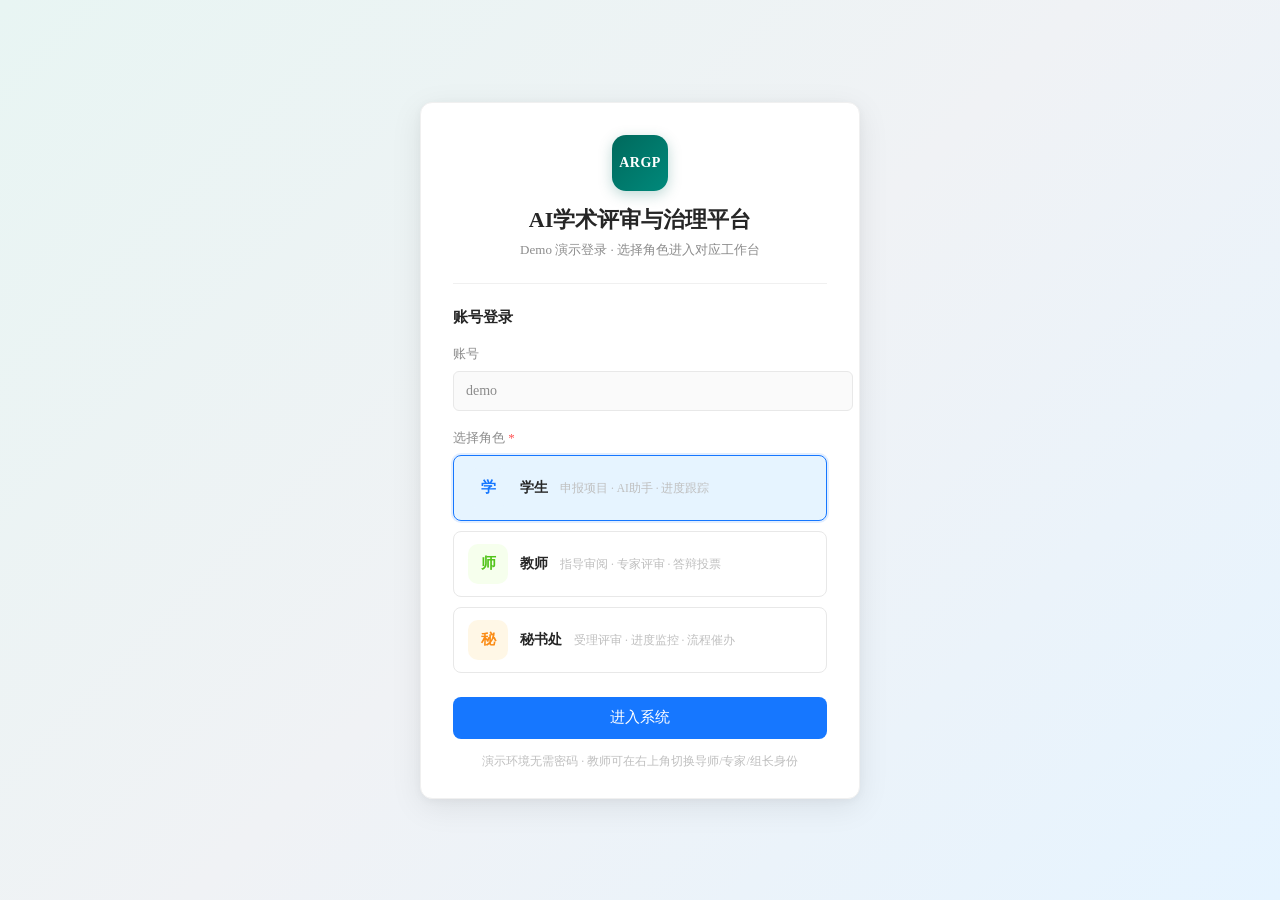
<file: index.html>
﻿<!DOCTYPE html>
<html lang="zh-CN">
<head>
<meta charset="UTF-8">
<meta name="viewport" content="width=device-width, initial-scale=1.0">
<title>AI学术评审与治理平台</title>
<link rel="preconnect" href="https://fonts.googleapis.com">
<link href="https://fonts.googleapis.com/css2?family=Noto+Serif+SC:wght@400;600;700&family=DM+Mono:wght@400;500&family=Noto+Sans+SC:wght@300;400;500;600&display=swap" rel="stylesheet">
<style>
:root {
  --primary:       #1a56db;
  --primary-dark:  #1340b8;
  --primary-light: #e8f0fe;
  --primary-mid:   #3b7dd8;
  --blue-50:  #eff6ff;
  --blue-100: #dbeafe;
  --blue-200: #bfdbfe;
  --blue-600: #2563eb;
  --blue-700: #1d4ed8;
  --blue-800: #1e40af;
  --blue-900: #1e3a8a;
  --ink:      #0f1f3d;
  --ink-2:    #1e3a5f;
  --ink-3:    #2d5282;
  --text:     #374151;
  --text-2:   #6b7280;
  --text-3:   #9ca3af;
  --white:    #ffffff;
  --bg:       #f4f7fc;
  --bg-2:     #eef2f9;
  --border:   #d1dce8;
  --border-2: #e5ecf4;
  --success:  #0e7f4f;
  --success-bg: #d1fae5;
  --warn:     #b45309;
  --warn-bg:  #fef3c7;
  --danger:   #b91c1c;
  --danger-bg:#fee2e2;
  --sidebar-w: 220px;
  --topbar-h:  54px;
  --shadow-sm: 0 1px 3px rgba(15,31,61,0.08);
  --shadow:    0 2px 8px rgba(15,31,61,0.10);
  --shadow-lg: 0 4px 20px rgba(15,31,61,0.13);
  --radius:    6px;
  --radius-lg: 10px;
}
*, *::before, *::after { box-sizing: border-box; margin: 0; padding: 0; }
html, body { height: 100%; }
body {
  font-family: 'Noto Sans SC', sans-serif;
  background: var(--bg);
  color: var(--text);
  font-size: 13.5px;
  line-height: 1.5;
  display: flex;
}

/* ─── SIDEBAR ─── */
.sidebar {
  width: var(--sidebar-w);
  background: var(--blue-900);
  display: flex;
  flex-direction: column;
  position: fixed;
  inset: 0 auto 0 0;
  z-index: 200;
  overflow-y: auto;
}

.sidebar-brand {
  padding: 22px 18px 18px;
  border-bottom: 1px solid rgba(255,255,255,0.09);
}

.brand-name {
  font-family: 'Noto Serif SC', serif;
  font-size: 14.5px;
  font-weight: 700;
  color: #fff;
  line-height: 1.4;
  letter-spacing: 0.01em;
}

.brand-tag {
  display: inline-block;
  margin-top: 6px;
  font-family: 'DM Mono', monospace;
  font-size: 9.5px;
  letter-spacing: 0.1em;
  color: var(--blue-200);
  background: rgba(255,255,255,0.08);
  padding: 2px 7px;
  border-radius: 3px;
}

.nav-group {
  padding: 10px 0;
  border-bottom: 1px solid rgba(255,255,255,0.06);
}

.nav-label {
  padding: 6px 18px 4px;
  font-size: 9.5px;
  letter-spacing: 0.14em;
  text-transform: uppercase;
  color: rgba(255,255,255,0.32);
  font-weight: 500;
}

.nav-item {
  display: flex;
  align-items: center;
  gap: 9px;
  padding: 8px 18px;
  font-size: 13px;
  color: rgba(255,255,255,0.68);
  cursor: pointer;
  text-decoration: none;
  border-left: 2px solid transparent;
  transition: color 0.15s, background 0.15s, border-color 0.15s;
}
.nav-item:hover { color: #fff; background: rgba(255,255,255,0.06); }
.nav-item.active { color: #fff; background: rgba(255,255,255,0.10); border-left-color: var(--blue-200); }

.nav-icon {
  width: 15px; height: 15px;
  opacity: 0.7;
  flex-shrink: 0;
}
.nav-item.active .nav-icon, .nav-item:hover .nav-icon { opacity: 1; }

.nav-badge {
  margin-left: auto;
  background: var(--primary);
  color: #fff;
  font-size: 10px;
  font-family: 'DM Mono', monospace;
  padding: 1px 6px;
  border-radius: 10px;
  flex-shrink: 0;
}

.sidebar-footer {
  margin-top: auto;
  padding: 14px 18px;
  border-top: 1px solid rgba(255,255,255,0.08);
}
.user-chip {
  display: flex;
  align-items: center;
  gap: 9px;
}
.user-av {
  width: 30px; height: 30px;
  border-radius: 50%;
  background: var(--primary-mid);
  display: flex; align-items: center; justify-content: center;
  font-size: 12px; font-weight: 600; color: #fff;
  flex-shrink: 0;
}
.user-name { font-size: 12.5px; color: #fff; font-weight: 500; }
.user-role { font-size: 10px; color: var(--blue-200); font-family: 'DM Mono', monospace; }

/* ─── MAIN ─── */
.main {
  margin-left: var(--sidebar-w);
  flex: 1;
  display: flex;
  flex-direction: column;
  min-height: 100vh;
}

.topbar {
  height: var(--topbar-h);
  background: var(--white);
  border-bottom: 1px solid var(--border);
  display: flex;
  align-items: center;
  padding: 0 28px;
  gap: 12px;
  position: sticky;
  top: 0;
  z-index: 100;
}

.topbar-title {
  font-family: 'Noto Serif SC', serif;
  font-size: 15px;
  font-weight: 600;
  color: var(--ink);
}

.topbar-sep { color: var(--border); font-size: 16px; }
.topbar-sub { font-size: 13px; color: var(--text-2); }
.topbar-space { flex: 1; }

.topbar-search {
  background: var(--bg);
  border: 1px solid var(--border);
  border-radius: var(--radius);
  padding: 5px 11px;
  font-size: 13px;
  color: var(--text);
  width: 196px;
  outline: none;
  font-family: inherit;
  transition: border-color 0.15s;
}
.topbar-search:focus { border-color: var(--primary); }

.topbar-icon-btn {
  width: 32px; height: 32px;
  border-radius: var(--radius);
  background: none;
  border: 1px solid var(--border);
  display: flex; align-items: center; justify-content: center;
  cursor: pointer;
  color: var(--text-2);
  transition: all 0.15s;
}
.topbar-icon-btn:hover { background: var(--bg); color: var(--ink); border-color: var(--primary); }

/* ─── CONTENT ─── */
.content { padding: 24px 28px; flex: 1; }

.page { display: none; }
.page.active { display: block; }

/* ─── TYPOGRAPHY ─── */
.page-title {
  font-family: 'Noto Serif SC', serif;
  font-size: 19px;
  font-weight: 700;
  color: var(--ink);
}
.page-sub { font-size: 12.5px; color: var(--text-2); margin-top: 3px; }

.section-hd {
  display: flex;
  align-items: flex-end;
  justify-content: space-between;
  margin-bottom: 16px;
}
.section-title {
  font-family: 'Noto Serif SC', serif;
  font-size: 14px;
  font-weight: 600;
  color: var(--ink-2);
}
.section-action { font-size: 12.5px; color: var(--primary); cursor: pointer; }
.section-action:hover { text-decoration: underline; }

/* ─── STAT CARDS ─── */
.stats-row {
  display: grid;
  grid-template-columns: repeat(4, 1fr);
  gap: 14px;
  margin-bottom: 22px;
}
.stat-card {
  background: var(--white);
  border: 1px solid var(--border);
  border-radius: var(--radius-lg);
  padding: 18px 20px;
  position: relative;
  overflow: hidden;
}
.stat-card::after {
  content: '';
  position: absolute;
  left: 0; top: 0; bottom: 0;
  width: 3px;
}
.stat-card.c-blue::after  { background: var(--primary); }
.stat-card.c-teal::after  { background: #0891b2; }
.stat-card.c-green::after { background: #059669; }
.stat-card.c-indigo::after{ background: #4f46e5; }
.stat-num {
  font-family: 'DM Mono', monospace;
  font-size: 28px;
  font-weight: 500;
  color: var(--ink);
  line-height: 1;
}
.stat-lbl { font-size: 12.5px; color: var(--text-2); margin-top: 5px; }
.stat-hint { font-size: 11px; color: var(--text-3); margin-top: 6px; font-family: 'DM Mono', monospace; }

/* ─── PANELS ─── */
.panel {
  background: var(--white);
  border: 1px solid var(--border);
  border-radius: var(--radius-lg);
  overflow: hidden;
  margin-bottom: 18px;
}
.panel-hd {
  padding: 13px 18px;
  border-bottom: 1px solid var(--border-2);
  display: flex;
  align-items: center;
  gap: 8px;
  background: var(--white);
}
.panel-title {
  font-size: 13.5px;
  font-weight: 600;
  color: var(--ink-2);
}
.panel-count {
  background: var(--primary-light);
  color: var(--primary-dark);
  font-size: 10.5px;
  font-family: 'DM Mono', monospace;
  padding: 1px 7px;
  border-radius: 10px;
}
.panel-ml { margin-left: auto; }

/* ─── TODO ITEMS ─── */
.two-col { display: grid; grid-template-columns: 1fr 1fr; gap: 14px; margin-bottom: 22px; }

.todo-item {
  display: flex;
  align-items: center;
  gap: 10px;
  padding: 10px 18px;
  border-bottom: 1px solid var(--border-2);
  cursor: pointer;
  transition: background 0.1s;
}
.todo-item:last-child { border-bottom: none; }
.todo-item:hover { background: var(--blue-50); }

.todo-dot {
  width: 7px; height: 7px;
  border-radius: 50%;
  flex-shrink: 0;
}
.todo-body { flex: 1; min-width: 0; }
.todo-title { font-size: 13px; font-weight: 500; color: var(--ink); white-space: nowrap; overflow: hidden; text-overflow: ellipsis; }
.todo-meta  { font-size: 11px; color: var(--text-3); margin-top: 2px; }
.todo-cta {
  flex-shrink: 0;
  font-size: 11.5px;
  padding: 3px 9px;
  border: 1px solid var(--border);
  border-radius: var(--radius);
  background: var(--white);
  color: var(--text);
  cursor: pointer;
  font-family: inherit;
  transition: all 0.13s;
  white-space: nowrap;
}
.todo-cta:hover { background: var(--primary); color: #fff; border-color: var(--primary); }

/* ─── BADGES ─── */
.badge {
  display: inline-flex;
  align-items: center;
  padding: 2px 8px;
  border-radius: 12px;
  font-size: 11px;
  font-weight: 500;
  white-space: nowrap;
}
.b-draft     { background: #f3f4f6; color: #4b5563; }
.b-guidance  { background: #fef3c7; color: #92400e; }
.b-submitted { background: var(--blue-100); color: var(--blue-800); }
.b-accepted  { background: #ede9fe; color: #5b21b6; }
.b-review    { background: #dbeafe; color: #1e40af; }
.b-defense   { background: #fce7f3; color: #9d174d; }
.b-pub       { background: var(--success-bg); color: var(--success); }
.b-archived  { background: #f3f4f6; color: #6b7280; }
.b-green     { background: var(--success-bg); color: var(--success); }
.b-yellow    { background: var(--warn-bg); color: var(--warn); }
.b-red       { background: var(--danger-bg); color: var(--danger); }

/* ─── TABLE ─── */
.data-table-wrap {
  background: var(--white);
  border: 1px solid var(--border);
  border-radius: var(--radius-lg);
  overflow: hidden;
  margin-bottom: 20px;
}
.data-table {
  width: 100%;
  border-collapse: collapse;
}
.data-table th {
  text-align: left;
  padding: 10px 16px;
  font-size: 11px;
  letter-spacing: 0.08em;
  text-transform: uppercase;
  color: var(--text-2);
  background: var(--bg-2);
  border-bottom: 1px solid var(--border);
  font-weight: 500;
}
.data-table td {
  padding: 12px 16px;
  border-bottom: 1px solid var(--border-2);
  vertical-align: middle;
}
.data-table tr:last-child td { border-bottom: none; }
.data-table tbody tr:hover td { background: var(--blue-50); }
.td-name { font-weight: 500; color: var(--ink); cursor: pointer; }
.td-name:hover { color: var(--primary); text-decoration: underline; }
.td-id { font-family: 'DM Mono', monospace; font-size: 10.5px; color: var(--text-3); margin-top: 2px; }

/* ─── TABS ─── */
.tabs {
  display: flex;
  border-bottom: 1px solid var(--border);
  margin-bottom: 20px;
  background: var(--white);
}
.tab-item {
  padding: 9px 18px;
  font-size: 13px;
  color: var(--text-2);
  cursor: pointer;
  border-bottom: 2px solid transparent;
  margin-bottom: -1px;
  font-weight: 500;
  transition: color 0.13s, border-color 0.13s;
}
.tab-item:hover { color: var(--ink); }
.tab-item.active { color: var(--primary); border-bottom-color: var(--primary); }

/* ─── BREADCRUMB ─── */
.breadcrumb {
  display: flex;
  align-items: center;
  gap: 6px;
  font-size: 12px;
  color: var(--text-2);
  margin-bottom: 16px;
}
.bc-link { color: var(--primary); cursor: pointer; }
.bc-link:hover { text-decoration: underline; }
.bc-sep { color: var(--border); }

/* ─── FORMS ─── */
.form-card {
  background: var(--white);
  border: 1px solid var(--border);
  border-radius: var(--radius-lg);
  padding: 22px 24px;
  margin-bottom: 16px;
}
.form-section-title {
  font-family: 'Noto Serif SC', serif;
  font-size: 14px;
  font-weight: 600;
  color: var(--ink-2);
  margin-bottom: 16px;
  padding-bottom: 11px;
  border-bottom: 1px solid var(--border-2);
}
.form-grid { display: grid; gap: 14px; margin-bottom: 14px; }
.form-grid-2 { grid-template-columns: 1fr 1fr; }
.form-grid-3 { grid-template-columns: 1fr 1fr 1fr; }
.form-grid-1 { grid-template-columns: 1fr; }
.form-label {
  display: block;
  font-size: 11.5px;
  font-weight: 500;
  color: var(--ink-3);
  margin-bottom: 5px;
  letter-spacing: 0.02em;
}
.req { color: #dc2626; margin-left: 2px; }
.form-input, .form-select, .form-textarea {
  width: 100%;
  border: 1px solid var(--border);
  border-radius: var(--radius);
  padding: 7px 11px;
  font-size: 13.5px;
  color: var(--text);
  background: var(--white);
  font-family: inherit;
  outline: none;
  transition: border-color 0.15s, box-shadow 0.15s;
}
.form-input:focus, .form-select:focus, .form-textarea:focus {
  border-color: var(--primary);
  box-shadow: 0 0 0 3px rgba(26,86,219,0.08);
}
.form-textarea { resize: vertical; min-height: 80px; line-height: 1.6; }

/* ─── BUTTONS ─── */
.btn {
  padding: 7px 16px;
  border-radius: var(--radius);
  font-size: 13px;
  font-family: inherit;
  font-weight: 500;
  cursor: pointer;
  border: 1px solid transparent;
  transition: all 0.13s;
  display: inline-flex;
  align-items: center;
  gap: 5px;
}
.btn-primary  { background: var(--primary); color: #fff; border-color: var(--primary); }
.btn-primary:hover { background: var(--primary-dark); border-color: var(--primary-dark); }
.btn-secondary{ background: var(--white); color: var(--text); border-color: var(--border); }
.btn-secondary:hover { background: var(--bg); border-color: var(--primary); color: var(--primary); }
.btn-success  { background: #059669; color: #fff; border-color: #059669; }
.btn-success:hover { background: #047857; }
.btn-ghost    { background: none; color: var(--text-2); border-color: transparent; }
.btn-ghost:hover { color: var(--ink); background: var(--bg); }
.btn-sm { padding: 3px 9px; font-size: 11.5px; }

.btn-group {
  display: flex;
  gap: 8px;
  padding-top: 14px;
  border-top: 1px solid var(--border-2);
  margin-top: 16px;
}

/* ─── DETAIL LAYOUT ─── */
.detail-layout {
  display: grid;
  grid-template-columns: 1fr 300px;
  gap: 18px;
}
.meta-card {
  background: var(--white);
  border: 1px solid var(--border);
  border-radius: var(--radius-lg);
  padding: 18px;
  margin-bottom: 14px;
}
.meta-title {
  font-size: 13px;
  font-weight: 600;
  color: var(--ink-2);
  margin-bottom: 12px;
  display: flex;
  align-items: center;
  gap: 7px;
}
.meta-row {
  display: flex;
  justify-content: space-between;
  align-items: center;
  padding: 6px 0;
  border-bottom: 1px solid var(--border-2);
  font-size: 12.5px;
}
.meta-row:last-child { border-bottom: none; }
.meta-k { color: var(--text-2); }
.meta-v { color: var(--ink); font-weight: 500; }

/* ─── TIMELINE ─── */
.timeline { position: relative; padding-left: 22px; }
.timeline::before {
  content: '';
  position: absolute;
  left: 6px; top: 8px; bottom: 0;
  width: 1.5px;
  background: var(--border);
}
.tl-item { position: relative; padding-bottom: 18px; padding-left: 14px; font-size: 12.5px; }
.tl-dot {
  position: absolute;
  left: -16px; top: 3px;
  width: 11px; height: 11px;
  border-radius: 50%;
  border: 2px solid var(--white);
}
.tl-done   { background: #059669; }
.tl-active { background: var(--primary); }
.tl-pending{ background: var(--border); }
.tl-title { font-weight: 600; color: var(--ink); }
.tl-time  { font-size: 11px; color: var(--text-3); margin-top: 1px; }
.tl-desc  { font-size: 11.5px; color: var(--text-2); margin-top: 3px; line-height: 1.5; }

/* ─── STEP FLOW ─── */
.step-flow {
  display: flex;
  align-items: center;
  background: var(--white);
  border: 1px solid var(--border);
  border-radius: var(--radius-lg);
  padding: 14px 20px;
  margin-bottom: 18px;
  overflow-x: auto;
  gap: 0;
}
.step-item {
  display: flex;
  flex-direction: column;
  align-items: center;
  gap: 5px;
  min-width: 76px;
}
.step-circle {
  width: 28px; height: 28px;
  border-radius: 50%;
  display: flex; align-items: center; justify-content: center;
  font-size: 11px;
  font-family: 'DM Mono', monospace;
  font-weight: 600;
  border: 2px solid var(--border);
}
.step-circle.s-done   { background: #059669; border-color: #059669; color: #fff; }
.step-circle.s-active { background: var(--primary); border-color: var(--primary); color: #fff; }
.step-circle.s-pending{ background: var(--white); color: var(--text-3); }
.step-lbl { font-size: 11px; color: var(--text-2); text-align: center; }
.step-lbl.s-active { color: var(--primary); font-weight: 600; }
.step-arrow { font-size: 13px; color: var(--border); margin: 0 6px; margin-bottom: 18px; flex-shrink: 0; }
.step-item.step-clickable { cursor: pointer; user-select: none; }
.step-item.step-clickable:hover .step-circle.s-pending { border-color: var(--primary); color: var(--primary); }
.step-item.step-clickable:hover .step-lbl { color: var(--primary); }
.apply-step-section { scroll-margin-top: 80px; transition: box-shadow .3s; }
#apply-step-ai { margin-bottom: 14px; }
.apply-step-section.apply-step-flash {
  box-shadow: 0 0 0 2px var(--action-blue, #1677ff);
  border-radius: var(--radius-lg);
}

/* ─── UPLOAD ─── */
.upload-zone {
  border: 2px dashed var(--border);
  border-radius: var(--radius);
  padding: 20px;
  text-align: center;
  cursor: pointer;
  transition: all 0.15s;
}
.upload-zone:hover { border-color: var(--primary); background: var(--blue-50); }
.upload-title { font-size: 13px; color: var(--text-2); }
.upload-hint  { font-size: 11.5px; color: var(--text-3); margin-top: 4px; }

.file-item {
  display: flex;
  align-items: center;
  gap: 9px;
  padding: 7px 10px;
  background: var(--bg);
  border-radius: var(--radius);
  margin-top: 6px;
  font-size: 12.5px;
}
.file-name { flex: 1; color: var(--ink); }
.file-size { font-family: 'DM Mono', monospace; font-size: 11px; color: var(--text-3); }
.file-del  { color: var(--text-3); cursor: pointer; font-size: 13px; }
.file-del:hover { color: var(--danger); }

/* ─── AI BLOCK ─── */
.ai-block {
  background: var(--blue-900);
  border-radius: var(--radius-lg);
  padding: 18px 20px;
  color: rgba(255,255,255,0.88);
  margin-bottom: 16px;
}
.ai-block-hd {
  display: flex;
  align-items: center;
  gap: 9px;
  margin-bottom: 14px;
}
.ai-block-title {
  font-family: 'Noto Serif SC', serif;
  font-size: 14px;
  font-weight: 600;
  color: #fff;
}
.ai-tag {
  margin-left: auto;
  font-size: 9.5px;
  font-family: 'DM Mono', monospace;
  padding: 2px 8px;
  border: 1px solid rgba(255,255,255,0.2);
  border-radius: 10px;
  color: rgba(255,255,255,0.55);
}
.ai-icon {
  width: 28px; height: 28px;
  background: rgba(255,255,255,0.1);
  border-radius: 7px;
  display: flex; align-items: center; justify-content: center;
  flex-shrink: 0;
}
.ai-icon svg { width: 14px; height: 14px; }

.ai-grid { display: grid; grid-template-columns: 1fr 1fr; gap: 10px; }
.ai-cell {
  background: rgba(255,255,255,0.06);
  border: 1px solid rgba(255,255,255,0.1);
  border-radius: 7px;
  padding: 12px;
  font-size: 12px;
  line-height: 1.65;
}
.ai-cell-lbl {
  font-size: 10px;
  letter-spacing: 0.07em;
  text-transform: uppercase;
  color: var(--blue-200);
  margin-bottom: 6px;
  font-weight: 500;
}

/* ─── AI REPORT ─── */
.report-card {
  background: var(--white);
  border: 1px solid var(--border);
  border-radius: var(--radius-lg);
  overflow: hidden;
  margin-bottom: 16px;
}
.report-hd {
  background: linear-gradient(90deg, var(--blue-900) 0%, var(--blue-800) 100%);
  padding: 15px 20px;
  display: flex;
  align-items: center;
  gap: 12px;
}
.report-hd-title { font-family: 'Noto Serif SC', serif; font-size: 14.5px; font-weight: 600; color: #fff; }
.report-hd-sub { font-size: 10.5px; color: var(--blue-200); font-family: 'DM Mono', monospace; }

.score-strip {
  display: grid;
  grid-template-columns: repeat(5,1fr);
  gap: 1px;
  background: var(--border);
  border-top: 1px solid var(--border);
}
.score-cell { background: var(--white); padding: 14px 10px; text-align: center; }
.score-val {
  font-family: 'DM Mono', monospace;
  font-size: 22px;
  font-weight: 500;
}
.sv-green  { color: #059669; }
.sv-gold   { color: #b45309; }
.sv-red    { color: var(--danger); }
.score-name { font-size: 10.5px; color: var(--text-2); margin-top: 3px; }

.issue-item {
  display: flex;
  gap: 9px;
  padding: 10px 12px;
  border-radius: var(--radius);
  margin-bottom: 7px;
  font-size: 12.5px;
  align-items: flex-start;
}
.issue-item.i-yellow { background: var(--warn-bg); border: 1px solid #fcd34d; }
.issue-item.i-green  { background: var(--success-bg); border: 1px solid #6ee7b7; }
.issue-item.i-red    { background: var(--danger-bg); border: 1px solid #fca5a5; }
.issue-dot { width: 7px; height: 7px; border-radius: 50%; flex-shrink: 0; margin-top: 4px; }
.id-yellow { background: var(--warn); }
.id-green  { background: var(--success); }
.id-red    { background: var(--danger); }
.issue-text {}
.issue-title { font-weight: 600; margin-bottom: 3px; color: var(--ink); }
.issue-desc  { color: var(--text-2); line-height: 1.55; }

/* ─── AI CHECK STANDALONE PAGE ─── */
.qc-issue-list { padding: 16px 20px 20px; }
.qc-list-title { font-size: 12.5px; font-weight: 600; margin-bottom: 12px; color: var(--ink-2); }
.qc-issue-card {
  background: var(--white);
  border: 1px solid var(--border);
  border-radius: var(--radius-lg);
  margin-bottom: 10px;
  overflow: hidden;
  transition: box-shadow .2s;
}
.qc-issue-card.qc-red   { border-left: 3px solid var(--danger); }
.qc-issue-card.qc-yellow { border-left: 3px solid var(--warn); }
.qc-issue-card.qc-green  { border-left: 3px solid var(--success); }
.qc-issue-card.expanded  { box-shadow: 0 2px 12px rgba(15,31,61,.08); }
.qc-issue-hd {
  display: flex;
  align-items: flex-start;
  gap: 10px;
  padding: 14px 16px 0;
}
.qc-level-badge {
  font-size: 10.5px;
  font-weight: 600;
  padding: 2px 8px;
  border-radius: 4px;
  flex-shrink: 0;
  margin-top: 2px;
}
.qc-lb-red    { background: var(--danger-bg); color: #991b1b; border: 1px solid #fca5a5; }
.qc-lb-yellow { background: var(--warn-bg); color: #92400e; border: 1px solid #fcd34d; }
.qc-lb-green  { background: var(--success-bg); color: #065f46; border: 1px solid #6ee7b7; }
.qc-issue-title { font-size: 13px; font-weight: 600; color: var(--ink); line-height: 1.5; flex: 1; }
.qc-issue-body { padding: 8px 16px 14px; }
.qc-issue-desc { font-size: 12.5px; color: var(--text-2); line-height: 1.65; margin: 0 0 10px; }
.qc-issue-actions { display: flex; gap: 6px; flex-wrap: wrap; margin-bottom: 10px; }
.qc-ack-btn {
  background: #991b1b !important;
  color: #fff !important;
  border-color: #991b1b !important;
  margin-bottom: 8px;
}
.qc-ack-btn:hover { background: #7f1d1d !important; }
.qc-ack-done {
  font-size: 12px;
  color: #991b1b;
  background: var(--danger-bg);
  border: 1px solid #fca5a5;
  border-radius: var(--radius);
  padding: 8px 12px;
  margin-bottom: 8px;
  line-height: 1.5;
}
.qc-ack-check { font-weight: 700; margin-right: 4px; }
.qc-expand-btn {
  background: none;
  border: none;
  color: var(--primary);
  font-size: 12px;
  cursor: pointer;
  padding: 4px 0;
  font-family: inherit;
}
.qc-expand-btn:hover { text-decoration: underline; }
.qc-issue-detail {
  margin-top: 12px;
  padding: 12px 14px;
  background: #f8fafc;
  border: 1px solid var(--border);
  border-radius: var(--radius);
}
.qc-detail-grid { display: grid; grid-template-columns: 1fr 1fr; gap: 10px 14px; }
.qc-detail-item { grid-column: span 2; }
.qc-detail-half { grid-column: span 1; }
@media (max-width: 640px) {
  .qc-detail-item, .qc-detail-half { grid-column: span 2; }
}
.qc-detail-lbl {
  font-size: 10px;
  letter-spacing: 0.06em;
  text-transform: uppercase;
  color: var(--text-3);
  font-weight: 600;
  margin-bottom: 4px;
}
.qc-detail-val { font-size: 12.5px; color: var(--ink-2); line-height: 1.65; }
.qc-submit-bar {
  display: flex;
  gap: 10px;
  justify-content: flex-end;
  flex-wrap: wrap;
  margin-top: 18px;
  padding-top: 16px;
  border-top: 1px solid var(--border);
}
.qc-submit-hint {
  font-size: 12.5px;
  color: #991b1b;
  background: var(--danger-bg);
  border: 1px solid #fca5a5;
  border-radius: var(--radius);
  padding: 10px 14px;
  margin-top: 14px;
  line-height: 1.55;
}
.form-textarea.locate-flash {
  box-shadow: 0 0 0 2px var(--primary);
  animation: locate-pulse 1.6s ease;
}
@keyframes locate-pulse {
  0%, 100% { box-shadow: 0 0 0 2px var(--primary); }
  50% { box-shadow: 0 0 0 4px rgba(37,99,235,.35); }
}
.submit-success-wrap {
  text-align: center;
  padding: 48px 24px 32px;
  max-width: 560px;
  margin: 0 auto;
}
.submit-success-icon {
  width: 64px;
  height: 64px;
  border-radius: 50%;
  background: var(--success-bg);
  color: #059669;
  font-size: 32px;
  font-weight: 700;
  display: flex;
  align-items: center;
  justify-content: center;
  margin: 0 auto 20px;
  border: 2px solid #6ee7b7;
}
.submit-success-title {
  font-family: 'Noto Serif SC', serif;
  font-size: 22px;
  font-weight: 600;
  color: var(--ink);
  margin-bottom: 10px;
}
.submit-success-desc {
  font-size: 13.5px;
  color: var(--text-2);
  line-height: 1.75;
  margin: 0;
}

/* ─── SCORE BAR ─── */
.score-bar-row { display: flex; align-items: center; gap: 11px; margin-bottom: 10px; }
.sbl { width: 78px; font-size: 12px; color: var(--text-2); flex-shrink: 0; }
.sbw { flex: 1; background: var(--border-2); border-radius: 4px; height: 7px; }
.sbf { height: 100%; border-radius: 4px; }
.sbv { width: 28px; text-align: right; font-family: 'DM Mono', monospace; font-size: 12px; flex-shrink: 0; }

/* ─── DOCUMENT VIEW ─── */
.doc-viewer {
  background: #fafbfd;
  border: 1px solid var(--border);
  border-radius: var(--radius-lg);
  overflow: hidden;
  margin-bottom: 14px;
}
.doc-viewer-toolbar {
  padding: 10px 16px;
  background: var(--bg-2);
  border-bottom: 1px solid var(--border);
  display: flex;
  align-items: center;
  gap: 8px;
}
.doc-viewer-title { font-size: 13px; font-weight: 600; color: var(--ink-2); flex: 1; }
.doc-body {
  padding: 20px 24px;
  font-size: 13.5px;
  line-height: 1.85;
  color: var(--text);
  max-height: 380px;
  overflow-y: auto;
}
.doc-body h3 { font-size: 14px; font-weight: 600; color: var(--ink); margin: 14px 0 6px; }
.doc-body p  { margin-bottom: 10px; }
.hl-yellow { background: #fef08a; border-bottom: 1.5px solid #ca8a04; padding: 0 2px; border-radius: 2px; cursor: pointer; }
.hl-red    { background: #fecaca; border-bottom: 1.5px solid #dc2626; padding: 0 2px; border-radius: 2px; cursor: pointer; }
.annotation {
  font-size: 12px;
  background: #fff9c4;
  border-left: 3px solid #ca8a04;
  padding: 5px 9px;
  border-radius: 0 3px 3px 0;
  margin: 4px 0 8px;
  color: #78350f;
  line-height: 1.5;
}
.annotation.a-blue { background: var(--blue-50); border-left-color: var(--primary); color: var(--blue-800); }
.annotation.a-red  { background: #fff5f5; border-left-color: var(--danger); color: #991b1b; }
.mentor-annot { position: relative; padding-right: 8px; }
.mentor-annot .annot-hd {
  display: flex; gap: 8px; align-items: center; margin-bottom: 3px; flex-wrap: wrap;
}
.mentor-annot .annot-author { font-size: 11px; font-weight: 600; color: var(--ink); }
.mentor-annot .annot-time { font-size: 10px; color: var(--text-3); }
.mentor-annot .annot-toolbar { display: flex; gap: 4px; margin-left: auto; align-items: center; }
.mentor-annot .annot-tool-btn {
  font-size: 10.5px; padding: 2px 8px; border: 1px solid var(--border);
  border-radius: 4px; background: var(--white); color: var(--text-2);
  cursor: pointer; font-family: inherit; line-height: 1.4;
}
.mentor-annot .annot-tool-btn:hover { border-color: var(--primary); color: var(--primary); }
.mentor-annot .annot-tool-btn.is-active {
  background: #fff5f5; border-color: #fca5a5; color: #991b1b; font-weight: 600;
}
.mentor-annot .annot-tool-btn.annot-tool-save {
  background: var(--primary); border-color: var(--primary); color: #fff;
}
.mentor-annot .annot-tool-btn.annot-tool-save:hover { background: var(--primary-dark); }
.mentor-annot .annot-del {
  background: none; border: none; color: var(--text-3);
  font-size: 16px; cursor: pointer; line-height: 1; padding: 2px 6px;
}
.mentor-annot .annot-del:hover { color: var(--danger); }
.mentor-annot .annot-body { font-size: 12.5px; line-height: 1.55; }
.mentor-annot .annot-body.is-editing {
  outline: 1px dashed var(--primary);
  background: #fff;
  border-radius: 4px;
  padding: 4px 6px;
  min-height: 1.5em;
}
.hl-annot-mark {
  background: rgba(254, 240, 138, 0.35);
  border-bottom: 2px solid #ca8a04;
  padding: 0 1px;
  border-radius: 0;
  text-decoration: underline;
  text-decoration-color: #ca8a04;
  text-underline-offset: 2px;
}
.hl-annot-mark.hl-annot-red {
  background: rgba(254, 202, 202, 0.45);
  border-bottom-color: #dc2626;
  text-decoration-color: #dc2626;
}
.annot-inline-draft {
  display: inline;
  min-width: 72px;
  max-width: 100%;
  outline: none;
  border: none;
  border-bottom: 1.5px dashed var(--primary);
  background: #fffbeb;
  color: #78350f;
  font-size: 12.5px;
  line-height: 1.6;
  padding: 0 4px;
  margin: 0 2px;
  vertical-align: baseline;
  font-family: inherit;
}
.annot-inline-draft:empty::before {
  content: '输入批注…';
  color: var(--text-3);
  font-style: italic;
  pointer-events: none;
}
.annot-compose-panel {
  margin: 8px 0 12px;
  padding: 10px 12px;
  background: #fffbeb;
  border: 1px solid #fcd34d;
  border-radius: var(--radius);
  border-left: 3px solid #ca8a04;
}
.annot-compose-panel .annot-inline-draft {
  display: block;
  width: 100%;
  margin-bottom: 8px;
  padding: 6px 8px;
  border: 1px solid var(--border);
  border-radius: 4px;
  background: #fff;
  min-height: 32px;
}
.annot-compose-toolbar { display: flex; gap: 8px; flex-wrap: wrap; align-items: center; }
.annot-compose-btn {
  font-size: 12px;
  padding: 4px 12px;
  border: none;
  border-radius: 6px;
  background: transparent;
  color: var(--text-2);
  cursor: pointer;
  font-family: inherit;
  line-height: 1.4;
  transition: background .12s, color .12s;
}
.annot-compose-btn:hover { background: rgba(15, 31, 61, 0.05); color: var(--ink); }
.annot-compose-btn.annot-compose-ai {
  background: rgba(0, 105, 92, 0.08);
  color: #00695c;
  font-weight: 500;
}
.annot-compose-btn.annot-compose-ai:hover { background: rgba(0, 105, 92, 0.14); }
.annot-compose-btn.annot-compose-ai.is-open {
  background: linear-gradient(135deg, #00695c, #00897b);
  color: #fff;
}
.annot-compose-btn.annot-compose-close { color: var(--text-3); }
.annot-compose-btn.annot-compose-close:hover { color: var(--text-2); background: rgba(15, 31, 61, 0.04); }
.annot-compose-btn.annot-compose-confirm {
  background: var(--primary);
  color: #fff;
  font-weight: 500;
  margin-left: auto;
}
.annot-compose-btn.annot-compose-confirm:hover { background: var(--primary-dark); color: #fff; }
.hl-annot-mark[data-temp-mark] {
  background: rgba(254, 240, 138, 0.2);
  border-bottom-style: dashed;
  text-decoration-style: dashed;
}
.annot-ai-suggestions {
  margin-top: 10px;
  padding-top: 10px;
  border-top: 1px dashed #fcd34d;
}
.annot-ai-suggest-hd {
  font-size: 10.5px;
  font-weight: 600;
  color: var(--text-2);
  margin-bottom: 6px;
}
.annot-ai-suggest-item {
  font-size: 12px;
  line-height: 1.55;
  padding: 8px 10px;
  margin-bottom: 6px;
  background: #fff;
  border: 1px solid var(--border);
  border-radius: 4px;
  cursor: pointer;
  transition: border-color .12s, background .12s;
}
.annot-ai-suggest-item:hover {
  border-color: #00897b;
  background: #f0fdf4;
}
.annot-ai-suggest-item:last-child { margin-bottom: 0; }
.mentor-diff-layout {
  display: grid;
  grid-template-columns: 1fr 1fr;
  gap: 0;
  min-height: 400px;
}
@media (max-width: 768px) {
  .mentor-diff-layout { grid-template-columns: 1fr; }
}
.mentor-diff-pane {
  padding: 16px 18px;
  overflow-y: auto;
  max-height: 520px;
  font-size: 13px;
  line-height: 1.85;
}
.mentor-diff-pane + .mentor-diff-pane { border-left: 1px solid var(--border); }
.mentor-diff-label {
  font-size: 11px;
  font-weight: 600;
  color: var(--text-2);
  margin-bottom: 10px;
  padding-bottom: 8px;
  border-bottom: 1px solid var(--border);
  font-family: 'DM Mono', monospace;
}
.mentor-diff-pane h3 { font-size: 13.5px; font-weight: 600; margin: 12px 0 6px; }
.diff-del {
  background: #fecaca;
  color: #991b1b;
  text-decoration: line-through;
  padding: 0 1px;
  border-radius: 2px;
}
.diff-ins {
  background: #bbf7d0;
  color: #065f46;
  padding: 0 1px;
  border-radius: 2px;
}
.mentor-diff-legend {
  display: flex;
  gap: 14px;
  padding: 8px 14px;
  background: var(--bg-2);
  border-bottom: 1px solid var(--border);
  font-size: 11px;
  color: var(--text-2);
}
.heritage-seg-actions {
  display: flex;
  gap: 4px;
  margin-left: auto;
  flex-shrink: 0;
}
.heritage-color-btn {
  font-size: 10px;
  padding: 2px 8px;
  border: 1px solid var(--border);
  border-radius: 4px;
  background: #fff;
  cursor: pointer;
  font-family: inherit;
}
.heritage-color-btn.active { font-weight: 700; box-shadow: 0 0 0 1px currentColor; }
.heritage-color-btn.hcb-orange.active { color: #c2410c; border-color: #fdba74; background: #fff7ed; }
.heritage-color-btn.hcb-blue.active { color: #1d4ed8; border-color: #93c5fd; background: #eff6ff; }
.heritage-color-btn.hcb-green.active { color: #047857; border-color: #6ee7b7; background: #f0fdf4; }
.heritage-corrections {
  margin: 0 20px 12px;
  padding: 12px 14px;
  background: #f8fafc;
  border: 1px solid var(--border);
  border-radius: var(--radius);
}
.heritage-corrections-title {
  font-size: 12px;
  font-weight: 600;
  color: var(--ink);
  margin-bottom: 8px;
}
.heritage-correction-item {
  font-size: 11.5px;
  color: var(--text-2);
  line-height: 1.55;
  padding: 6px 0;
  border-bottom: 1px solid var(--border);
}
.heritage-correction-item:last-child { border-bottom: none; }
.heritage-pending-bar {
  margin: 0 20px 12px;
  padding: 12px 14px;
  background: #fffbeb;
  border: 1px solid #fcd34d;
  border-radius: var(--radius);
  display: flex;
  align-items: center;
  justify-content: space-between;
  gap: 12px;
  flex-wrap: wrap;
}
.heritage-pending-bar .pending-text { font-size: 12.5px; color: #78350f; line-height: 1.5; }
.mentor-diff-pane .annotation,
.mentor-diff-pane .mentor-annot {
  margin: 6px 0 10px;
  pointer-events: none;
}
#version-diff-body {
  border: 1px solid var(--border);
  border-radius: var(--radius);
  background: #fff;
  overflow: hidden;
}
#version-diff-body .mentor-diff-pane { max-height: 480px; }
#mentor-doc-body.annot-mode { cursor: text; }
#mentor-doc-body.annot-mode ::selection { background: #fde68a; }
#mentor-btn-annot.active { background: var(--primary); color: #fff; border-color: var(--primary); }
.mentor-review-layout {
  display: grid;
  grid-template-columns: 1fr 320px;
  gap: 18px;
  align-items: start;
}
@media (max-width: 960px) {
  .mentor-review-layout { grid-template-columns: 1fr; }
}
.mentor-doc-col .doc-body { max-height: 520px; }
.mentor-ver-switch { display: flex; gap: 6px; flex-wrap: wrap; margin-left: auto; }
.mentor-ver-btn {
  font-size: 11px; padding: 3px 10px; border: 1px solid var(--border);
  border-radius: var(--radius); background: var(--white); color: var(--text-2);
  cursor: pointer; font-family: 'DM Mono', monospace;
}
.mentor-ver-btn.active { border-color: var(--primary); background: var(--blue-50); color: var(--primary); font-weight: 600; }
.mentor-ai-panel .ai-block { margin-bottom: 12px; }
.mentor-advisor-stack {
  display: flex;
  flex-direction: column;
  gap: 10px;
}
.mentor-advisor-stack .ai-cell { width: 100%; box-sizing: border-box; }
.mentor-ver-change-card {
  display: block;
  width: 100%;
  text-align: left;
  background: rgba(255,255,255,0.08);
  border: 1px solid rgba(255,255,255,0.15);
  border-radius: 8px;
  padding: 12px 14px;
  margin-bottom: 2px;
  cursor: pointer;
  font-family: inherit;
  color: rgba(255,255,255,0.9);
  transition: background .15s, border-color .15s, box-shadow .15s;
}
.mentor-ver-change-card:hover {
  background: rgba(255,255,255,0.12);
  border-color: rgba(255,255,255,0.28);
}
.mentor-ver-change-card.is-active {
  border-color: #93c5fd;
  box-shadow: 0 0 0 1px rgba(147,197,253,0.35);
}
.mentor-ver-change-card.is-empty {
  cursor: default;
  opacity: 0.75;
}
.mvc-hd {
  display: flex;
  align-items: center;
  justify-content: space-between;
  gap: 8px;
  margin-bottom: 8px;
}
.mvc-title {
  font-size: 10px;
  letter-spacing: 0.07em;
  text-transform: uppercase;
  color: var(--blue-200);
  font-weight: 500;
}
.mvc-ver { font-size: 10px; color: rgba(255,255,255,0.55); }
.mvc-stats { display: flex; flex-wrap: wrap; gap: 6px; margin-bottom: 8px; }
.mvc-stat {
  font-size: 10.5px;
  font-family: 'DM Mono', monospace;
  padding: 2px 8px;
  border-radius: 4px;
  font-weight: 500;
}
.mvc-add { background: rgba(187,247,208,0.2); color: #bbf7d0; }
.mvc-del { background: rgba(254,202,202,0.2); color: #fecaca; }
.mvc-mod { background: rgba(254,240,138,0.2); color: #fde68a; }
.mvc-none { background: rgba(255,255,255,0.06); color: rgba(255,255,255,0.5); }
.mvc-summary {
  font-size: 12px;
  line-height: 1.65;
  margin: 0 0 8px;
  color: rgba(255,255,255,0.82);
}
.mvc-foot { font-size: 10.5px; color: var(--blue-200); }
.mentor-ai-panel .meta-card { margin-bottom: 12px; }
.heritage-entry-btn {
  width: 100%; text-align: left; padding: 12px 14px;
  background: linear-gradient(135deg, #fff7ed 0%, #eff6ff 50%, #f0fdf4 100%);
  border: 1px solid var(--border); border-radius: var(--radius);
  cursor: pointer; font-family: inherit; transition: box-shadow .15s;
}
.heritage-entry-btn:hover { box-shadow: 0 2px 10px rgba(15,31,61,.08); }
.heritage-entry-title { font-size: 13px; font-weight: 600; color: var(--ink); margin-bottom: 4px; }
.heritage-entry-desc { font-size: 11.5px; color: var(--text-2); line-height: 1.5; }
.heritage-modal-overlay {
  display: none; position: fixed; inset: 0; z-index: 10000;
  background: rgba(15,31,61,.45); align-items: center; justify-content: center;
  padding: 24px;
}
.heritage-modal-overlay.open { display: flex; }
.heritage-modal-box {
  background: var(--white); border-radius: var(--radius-lg);
  width: 100%; max-width: 720px; max-height: 85vh;
  overflow: hidden; display: flex; flex-direction: column;
  box-shadow: 0 20px 60px rgba(15,31,61,.2);
}
#heritage-modal-body { overflow-y: auto; flex: 1; }
.heritage-modal-hd {
  display: flex; align-items: flex-start; justify-content: space-between;
  padding: 18px 20px; border-bottom: 1px solid var(--border);
  background: linear-gradient(135deg, #00695c 0%, #00897b 100%);
  color: #fff;
}
.heritage-modal-title { font-size: 15px; font-weight: 600; }
.heritage-modal-sub { font-size: 11px; opacity: .75; margin-top: 4px; font-family: 'DM Mono', monospace; }
.heritage-modal-close {
  background: rgba(255,255,255,.15); border: none; color: #fff;
  width: 32px; height: 32px; border-radius: 50%; font-size: 20px;
  cursor: pointer; line-height: 1; flex-shrink: 0;
}
.heritage-modal-close:hover { background: rgba(255,255,255,.25); }
.heritage-legend {
  display: flex; flex-wrap: wrap; gap: 12px; padding: 12px 20px;
  background: #fafafa; border-bottom: 1px solid var(--border); font-size: 11.5px;
}
.heritage-legend-item { display: flex; align-items: center; gap: 6px; color: var(--text-2); }
.hb-dot { width: 10px; height: 10px; border-radius: 2px; display: inline-block; }
.hb-orange { background: #ea580c; }
.hb-blue { background: #2563eb; }
.hb-green { background: #059669; }
.heritage-stats {
  display: flex; gap: 10px; padding: 12px 20px; flex-wrap: wrap;
}
.heritage-stat {
  font-size: 11.5px; font-weight: 600; padding: 4px 10px; border-radius: 4px;
}
.hs-orange { background: #fff7ed; color: #c2410c; border: 1px solid #fdba74; }
.hs-blue { background: #eff6ff; color: #1d4ed8; border: 1px solid #93c5fd; }
.hs-green { background: #f0fdf4; color: #047857; border: 1px solid #6ee7b7; }
.heritage-seg-list { padding: 8px 20px 16px; }
.heritage-seg {
  border-radius: var(--radius); padding: 12px 14px; margin-bottom: 10px;
  border-left: 4px solid transparent;
}
.heritage-orange { background: #fff7ed; border-left-color: #ea580c; border: 1px solid #fed7aa; border-left-width: 4px; }
.heritage-blue { background: #eff6ff; border-left-color: #2563eb; border: 1px solid #bfdbfe; border-left-width: 4px; }
.heritage-green { background: #f0fdf4; border-left-color: #059669; border: 1px solid #a7f3d0; border-left-width: 4px; }
.heritage-seg-hd { display: flex; align-items: center; gap: 8px; margin-bottom: 6px; flex-wrap: wrap; }
.heritage-type-badge {
  font-size: 10px; font-weight: 700; padding: 2px 7px; border-radius: 3px; color: #fff;
}
.heritage-type-badge.hb-orange { background: #ea580c; }
.heritage-type-badge.hb-blue { background: #2563eb; }
.heritage-type-badge.hb-green { background: #059669; }
.heritage-type-name { font-size: 11px; color: var(--text-2); font-weight: 500; }
.heritage-seg-text { font-size: 13px; line-height: 1.7; color: var(--ink); margin-bottom: 8px; }
.heritage-seg-source { font-size: 11.5px; color: var(--text-2); line-height: 1.55; }
.heritage-src-lbl {
  font-size: 10px; font-weight: 600; text-transform: uppercase;
  letter-spacing: .05em; color: var(--text-3); margin-right: 6px;
}
.heritage-modal-ft {
  padding: 10px 20px; font-size: 10.5px; color: var(--text-3);
  font-family: 'DM Mono', monospace; border-top: 1px solid var(--border);
  background: #fafafa;
}
.heritage-kg-section { padding: 16px 20px 12px; border-top: 1px solid var(--border); }
.heritage-kg-title { font-size: 12.5px; font-weight: 600; color: var(--ink); margin-bottom: 10px; }
.heritage-kg-section .kg-wrap {
  min-height: 228px;
  height: auto;
  padding: 18px 14px;
  margin-bottom: 8px;
  overflow: hidden;
  background: linear-gradient(160deg, #004d40 0%, #00695c 55%, #00897b 100%);
}
.heritage-kg-section .kg-wrap svg {
  display: block;
  width: 100%;
  max-width: 420px;
  margin: 0 auto;
  height: auto;
}
.heritage-kg-caption {
  font-size: 10.5px; color: var(--text-3); font-family: 'DM Mono', monospace;
  text-align: center; margin-bottom: 4px;
}
.sign-confirm-overlay {
  display: none; position: fixed; inset: 0; z-index: 10001;
  background: rgba(15,31,61,.45); align-items: center; justify-content: center; padding: 24px;
}
.sign-confirm-overlay.open { display: flex; }
.sign-confirm-box {
  background: var(--white); border-radius: var(--radius-lg);
  width: 100%; max-width: 420px; padding: 24px;
  box-shadow: 0 20px 60px rgba(15,31,61,.2);
}
.sign-confirm-title { font-size: 16px; font-weight: 600; color: var(--ink); margin-bottom: 12px; }
.sign-confirm-warn {
  font-size: 13.5px; line-height: 1.75; color: #991b1b;
  background: var(--danger-bg); border: 1px solid #fca5a5;
  border-radius: var(--radius); padding: 12px 14px; margin-bottom: 14px;
}
.sign-confirm-desc { font-size: 13px; color: var(--text-2); line-height: 1.65; margin-bottom: 18px; }
.sign-confirm-notice {
  margin: 0 0 18px;
  padding-left: 18px;
  font-size: 13px;
  color: var(--text-2);
  line-height: 1.75;
}
.sign-confirm-notice li { margin-bottom: 8px; }
.sign-confirm-notice li:last-child { margin-bottom: 0; }
#mentor-btn-approve.is-awaiting-sign { opacity: 0.65; }
.sign-confirm-actions { display: flex; gap: 10px; justify-content: flex-end; }

/* ─── VERSION ─── */
.version-item {
  display: flex;
  align-items: center;
  gap: 12px;
  padding: 12px 14px;
  background: var(--white);
  border: 1px solid var(--border);
  border-radius: 7px;
  margin-bottom: 8px;
  flex-wrap: wrap;
}
.version-tag {
  font-family: 'DM Mono', monospace;
  font-size: 11px;
  font-weight: 600;
  background: #f0f0f0;
  color: var(--ink-2, #374151);
  border: 1px solid #e5e5e5;
  padding: 3px 9px;
  border-radius: 4px;
  flex-shrink: 0;
}
.v-info { flex: 1; min-width: 180px; }
.v-note { font-size: 12.5px; font-weight: 500; color: var(--ink); }
.v-meta { font-size: 11px; color: var(--text-3); margin-top: 2px; }
.v-status-group {
  display: flex;
  align-items: center;
  gap: 6px;
  flex-shrink: 0;
}
.version-status-pill {
  display: inline-flex;
  align-items: center;
  padding: 3px 10px;
  border-radius: 12px;
  font-size: 11px;
  font-weight: 500;
  line-height: 1.4;
  white-space: nowrap;
  border: 1px solid transparent;
  cursor: default;
  user-select: none;
}
.version-status-pill.is-current {
  background: #e6f4ff;
  color: #0958d9;
  border-color: #91caff;
}
.version-status-pill.is-history {
  background: #f5f5f5;
  color: #8c8c8c;
  border-color: #e8e8e8;
}
.version-status-pill.is-locked {
  background: #fff7e6;
  color: #d46b08;
  border-color: #ffd591;
}
.v-actions {
  display: flex;
  align-items: center;
  gap: 6px;
  flex-shrink: 0;
}
.version-detail-hd {
  display: flex;
  align-items: center;
  justify-content: space-between;
  gap: 12px;
  margin-bottom: 14px;
  flex-wrap: wrap;
}
.sample-paper-section {
  margin-top: 20px;
  padding-top: 18px;
  border-top: 1px solid var(--border-2);
}
.sample-paper-item {
  display: flex;
  align-items: flex-start;
  gap: 12px;
  padding: 12px 14px;
  border: 1px solid var(--border);
  border-radius: 8px;
  margin-bottom: 8px;
  background: #fafafa;
  transition: border-color .15s, background .15s;
}
.sample-paper-item:hover {
  border-color: var(--primary);
  background: var(--blue-50, #eff6ff);
}
.sample-paper-icon {
  width: 36px;
  height: 36px;
  border-radius: 8px;
  background: #fff;
  border: 1px solid var(--border-2);
  display: flex;
  align-items: center;
  justify-content: center;
  flex-shrink: 0;
  font-size: 10px;
  font-weight: 600;
  color: var(--primary);
}
.sample-paper-body { flex: 1; min-width: 0; }
.sample-paper-title {
  font-size: 13px;
  font-weight: 600;
  color: var(--ink);
  margin-bottom: 3px;
}
.sample-paper-desc {
  font-size: 12px;
  color: var(--text-2);
  line-height: 1.5;
}
.sample-paper-meta {
  font-size: 11px;
  color: var(--text-3);
  margin-top: 4px;
}
.sample-paper-actions {
  flex-shrink: 0;
  display: flex;
  flex-direction: column;
  align-items: flex-end;
  gap: 6px;
}
.sample-type-tag {
  display: inline-block;
  padding: 2px 8px;
  border-radius: 4px;
  font-size: 10px;
  font-weight: 500;
  background: #f9f0ff;
  color: #722ed1;
  border: none;
}

/* ─── 学生首页 · 批次进展看板 ─── */
.stage-board-body {
  padding: 14px 18px 16px;
  display: grid;
  grid-template-columns: repeat(auto-fill, minmax(140px, 1fr));
  gap: 10px;
}
.stage-chip {
  display: flex;
  flex-direction: column;
  gap: 4px;
  padding: 12px 14px;
  border-radius: 8px;
  border: 1px solid var(--border);
  background: #fafafa;
  cursor: pointer;
  transition: border-color .15s, background .15s;
  text-align: left;
  font-family: inherit;
}
.stage-chip:hover {
  border-color: var(--primary);
  background: var(--blue-50, #eff6ff);
}
.stage-chip-num {
  font-family: 'DM Mono', monospace;
  font-size: 22px;
  font-weight: 600;
  color: var(--ink);
  line-height: 1;
}
.stage-chip-lbl {
  font-size: 12px;
  font-weight: 500;
  color: var(--ink-2, #374151);
}
.stage-chip-hint {
  font-size: 10.5px;
  color: var(--text-3);
  line-height: 1.4;
}

/* ─── KG SVG ─── */
.kg-wrap {
  background: var(--blue-900);
  border-radius: var(--radius-lg);
  padding: 16px;
  height: 200px;
  display: flex;
  align-items: center;
  justify-content: center;
}

/* ─── QUICK CARDS ─── */
.quick-row {
  display: grid;
  grid-template-columns: repeat(3,1fr);
  gap: 12px;
  margin-bottom: 22px;
}
.quick-card {
  background: var(--white);
  border: 1px solid var(--border);
  border-radius: var(--radius-lg);
  padding: 15px 17px;
  display: flex;
  align-items: center;
  gap: 13px;
  cursor: pointer;
  transition: all 0.15s;
}
.quick-card:hover {
  border-color: var(--primary);
  box-shadow: var(--shadow);
  transform: translateY(-1px);
}
.quick-ic {
  width: 36px; height: 36px;
  border-radius: 9px;
  display: flex; align-items: center; justify-content: center;
  flex-shrink: 0;
}
.qic-blue   { background: var(--blue-100); }
.qic-green  { background: #d1fae5; }
.qic-purple { background: #f3e8ff; }
.qic-slate  { background: #e2e8f0; }
.quick-text {}
.quick-title { font-size: 13px; font-weight: 600; color: var(--ink); }
.quick-desc  { font-size: 11.5px; color: var(--text-2); margin-top: 2px; }

/* ─── AGENT CARDS ─── */
.agent-grid {
  display: grid;
  grid-template-columns: repeat(3,1fr);
  gap: 12px;
  margin-bottom: 22px;
}
.agent-card {
  background: var(--white);
  border: 1px solid var(--border);
  border-radius: var(--radius-lg);
  padding: 14px 16px;
  display: flex;
  flex-direction: column;
  gap: 6px;
}
.agent-card-hd { display: flex; align-items: center; gap: 8px; }
.agent-card-dot { width: 8px; height: 8px; border-radius: 50%; flex-shrink: 0; }
.agent-card-title { font-size: 13px; font-weight: 600; color: var(--ink); }
.agent-card-desc { font-size: 12px; color: var(--text-2); line-height: 1.55; }
.agent-card-link { font-size: 11.5px; color: var(--primary); cursor: pointer; }
.agent-card-link:hover { text-decoration: underline; }

/* ─── UTIL ─── */
.mono { font-family: 'DM Mono', monospace; }
.text-blue { color: var(--primary); }
.text-green { color: var(--success); }
.text-warn  { color: var(--warn); }
.text-danger{ color: var(--danger); }
.text-muted { color: var(--text-2); }
.text-xs    { font-size: 11.5px; }
.fw-6 { font-weight: 600; }

/* ─── AI INLINE ASSIST ─── */
.ai-assist-bar {
  background: var(--blue-50);
  border: 1px solid var(--blue-200);
  border-radius: var(--radius);
  padding: 10px 14px;
  display: flex;
  gap: 8px;
  align-items: center;
  margin-top: 8px;
}
.ai-assist-label { font-size: 12px; color: var(--blue-800); font-weight: 500; }
.ai-assist-btns  { display: flex; gap: 6px; margin-left: auto; }
.aab {
  font-size: 11.5px;
  padding: 3px 10px;
  border: 1px solid var(--blue-200);
  border-radius: var(--radius);
  background: var(--white);
  color: var(--primary);
  cursor: pointer;
  font-family: inherit;
  transition: all 0.12s;
}
.aab:hover { background: var(--primary); color: #fff; border-color: var(--primary); }

/* ─── PROGRESS BAR ─── */
.prog-wrap { background: var(--border-2); border-radius: 4px; height: 5px; }
.prog-fill { height: 100%; border-radius: 4px; background: var(--primary); }

/* ─── TOAST ─── */
.toast-wrap { position: fixed; bottom: 24px; right: 24px; z-index: 9999; display: flex; flex-direction: column; gap: 8px; pointer-events: none; }
.toast { background: var(--ink); color: #fff; padding: 10px 16px; border-radius: var(--radius); font-size: 13px; box-shadow: 0 4px 20px rgba(15,31,61,.18); animation: toast-in .25s ease; max-width: 340px; line-height: 1.5; }
.toast.success { border-left: 3px solid #059669; }
.toast.warn { border-left: 3px solid #b45309; }
.toast.info { border-left: 3px solid var(--primary-mid); }
@keyframes toast-in { from { opacity: 0; transform: translateY(8px); } to { opacity: 1; transform: translateY(0); } }
.btn:disabled { opacity: .45; cursor: not-allowed; }

/* scrollbar */
::-webkit-scrollbar { width: 5px; height: 5px; }
::-webkit-scrollbar-track { background: transparent; }
::-webkit-scrollbar-thumb { background: var(--border); border-radius: 3px; }
</style>
<link rel="stylesheet" href="argp-theme.css">
</head>
<body data-argp-app="index">

<header class="global-header">
  <div class="gh-brand">
    <div>
      <div class="gh-title-main">AI学术评审与治理平台</div>
      <div class="gh-title-sub">ARGP · Academic Review & Governance</div>
    </div>
  </div>
  <div class="gh-search-wrap">
    <input class="gh-search" placeholder="全局搜索（项目、专家、任务编号…）">
  </div>
  <div class="gh-actions">
    <div class="gh-feed-wrap" id="gh-feed-wrap">
      <button class="gh-text-btn" type="button" id="gh-feed-btn">
        <svg width="15" height="15" viewBox="0 0 16 16" fill="currentColor"><path d="M8 1a6 6 0 00-6 6v.5L1 10h14l-1-2.5V7a6 6 0 00-6-6zm-1.5 13a1.5 1.5 0 003 0h-3z"/></svg>
        <span class="gh-text-btn-label">站内信息</span>
        <span class="gh-badge-inline" id="gh-feed-badge" style="display:none">0</span>
      </button>
      <div class="gh-feed-panel" id="gh-feed-panel">
        <div class="gh-feed-hd"><strong>消息</strong><a href="#" id="gh-feed-view-all">查看全部 ›</a></div>
        <div class="gh-feed-tabs">
          <button class="gh-feed-tab active" type="button" data-filter="all">全部</button>
          <button class="gh-feed-tab" type="button" data-filter="flow">流程</button>
          <button class="gh-feed-tab" type="button" data-filter="pub">公示</button>
          <button class="gh-feed-tab" type="button" data-filter="obj" data-roles="secretary">异议</button>
        </div>
        <div class="gh-feed-list" id="gh-feed-list"></div>
      </div>
    </div>
    <div class="gh-more-wrap" id="gh-more-wrap">
      <button class="gh-icon-btn" type="button" id="gh-more-btn" title="更多">···</button>
      <div class="gh-more-panel" id="gh-more-panel">
        <a href="#">使用手册</a>
        <a href="#">问题反馈</a>
      </div>
    </div>
    <div class="gh-user-wrap">
      <button class="gh-user" type="button" id="gh-user-btn">
        <div class="gh-avatar">李</div>
        <span class="gh-role-badge" id="gh-role-badge">学生</span>
      </button>
      <div class="gh-account-panel" id="gh-account-panel">
        <div class="acc-hd">
          <div class="acc-name" id="acc-name">李同学</div>
          <div class="acc-role" id="acc-role">学生</div>
          <div class="acc-dept" id="acc-dept">计算机科学与技术学院 · 2022级</div>
        </div>
        <div class="acc-bd">
          <div class="acc-cap-wrap" id="acc-cap-wrap" style="display:none">
            <div class="acc-cap-label">教师身份</div>
            <div class="acc-cap-list" id="acc-cap-list"></div>
          </div>
          <a class="acc-item" href="login.html" id="acc-switch">切换角色</a>
          <button class="acc-item danger" type="button" id="acc-logout">退出登录</button>
        </div>
      </div>
    </div>
  </div>
</header>

<div class="app-body">

<!-- ═══ SIDEBAR ═══ -->
<aside class="sidebar">
  <nav>
    <div class="nav-group">
      <div class="nav-label">工作台</div>
      <a class="nav-item active" data-nav="home" data-roles="student" onclick="nav(this,'home')">
        <svg class="nav-icon" viewBox="0 0 16 16" fill="currentColor"><path d="M8.707 1.5a1 1 0 00-1.414 0L1.5 7.293A1 1 0 002 9h1v5a1 1 0 001 1h2.5v-4h3V15H12a1 1 0 001-1V9h1a1 1 0 00.5-1.707L8.707 1.5z"/></svg>
        首页
        <span class="nav-badge" data-roles="student">3</span>
      </a>
      <a class="nav-item" data-nav="home" data-roles="teacher" data-teacher-caps="mentor" onclick="nav(this,'home')">
        <svg class="nav-icon" viewBox="0 0 16 16" fill="currentColor"><path d="M8.707 1.5a1 1 0 00-1.414 0L1.5 7.293A1 1 0 002 9h1v5a1 1 0 001 1h2.5v-4h3V15H12a1 1 0 001-1V9h1a1 1 0 00.5-1.707L8.707 1.5z"/></svg>
        首页
        <span class="nav-badge" data-roles="teacher" data-teacher-caps="mentor">2</span>
      </a>
    </div>

    <div class="nav-group" data-roles="student">
      <div class="nav-label">项目中心</div>
      <a class="nav-item" data-nav="proj-new" data-roles="student" onclick="nav(this,'proj-new')">
        <svg class="nav-icon" viewBox="0 0 16 16" fill="currentColor"><path d="M8 2a1 1 0 011 1v5h5a1 1 0 110 2H9v5a1 1 0 11-2 0V10H2a1 1 0 110-2h5V3a1 1 0 011-1z"/></svg>
        项目申请
      </a>
      <a class="nav-item" data-nav="my-proj" data-roles="student" onclick="nav(this,'my-proj')">
        <svg class="nav-icon" viewBox="0 0 16 16" fill="currentColor"><path d="M2 3a1 1 0 011-1h10a1 1 0 011 1v1H2V3zm0 3h12v7a1 1 0 01-1 1H3a1 1 0 01-1-1V6zm3 2v1h6V8H5zm0 2v1h4v-1H5z"/></svg>
        我的项目
      </a>
      <a class="nav-item" data-nav="proj-pub" data-roles="student" onclick="nav(this,'proj-pub')">
        <svg class="nav-icon" viewBox="0 0 16 16" fill="currentColor"><path d="M8 1a7 7 0 100 14A7 7 0 008 1zm3.3 5.3l-4 4a1 1 0 01-1.4 0l-2-2a1 1 0 011.4-1.4L7 8.6l3.3-3.3a1 1 0 011.4 1.4z"/></svg>
        立项项目公示
      </a>
    </div>
    <div class="nav-group" data-roles="student">
      <div class="nav-label">AI 服务</div>
      <a class="nav-item" data-nav="ai-assistant" data-roles="student" onclick="nav(this,'ai-assistant')">
        <svg class="nav-icon" viewBox="0 0 16 16" fill="currentColor"><path d="M1 11l3.5-7 3 5 2-3L13 11H1zm13-8a1 1 0 11-2 0 1 1 0 012 0z"/></svg>
        AI 助手
      </a>
    </div>
    <div class="nav-group">
      <div class="nav-label" data-roles="teacher,secretary">项目中心</div>
      <a class="nav-item" data-nav="proj-list" data-roles="teacher,secretary" onclick="nav(this,'proj-list')">
        <svg class="nav-icon" viewBox="0 0 16 16" fill="currentColor"><path d="M2 3a1 1 0 011-1h10a1 1 0 011 1v1H2V3zm0 3h12v7a1 1 0 01-1 1H3a1 1 0 01-1-1V6zm3 2v1h6V8H5zm0 2v1h4v-1H5z"/></svg>
        项目列表
      </a>
      <a class="nav-item" data-nav="mentor-list" data-roles="teacher" data-teacher-caps="mentor" onclick="nav(this,'mentor-list')">
        <svg class="nav-icon" viewBox="0 0 16 16" fill="currentColor"><path d="M8 1a3 3 0 100 6 3 3 0 000-6zm-5 9a1 1 0 011-1h8a1 1 0 011 1v1c0 1.657-2.015 3-4.5 3S3 12.657 3 11v-1z"/></svg>
        导师工作台
      </a>
    </div>

    <div class="nav-group">
      <div class="nav-label">评审工作台</div>
      <a class="nav-item" data-roles="teacher" data-teacher-caps="expert,chair" href="review.html#expert">
        <svg class="nav-icon" viewBox="0 0 16 16" fill="currentColor"><path d="M8 1l2 4h4l-3.2 2.5 1.2 4.5L8 10.5 3.8 12l1.2-4.5L2 5h4L8 1z"/></svg>
        专家评审
      </a>
      <a class="nav-item" data-roles="teacher" data-teacher-caps="expert,chair" href="review.html#defense">
        <svg class="nav-icon" viewBox="0 0 16 16" fill="currentColor"><path d="M2 3h12v2H2V3zm0 4h8v6H2V7zm10 0h2v6h-2V7z"/></svg>
        答辩评审
      </a>
      <a class="nav-item" data-roles="teacher" data-teacher-caps="chair" href="review.html#chair">
        <svg class="nav-icon" viewBox="0 0 16 16" fill="currentColor"><path d="M3 2h10v2H3V2zm1 4h8l1 6H3l1-6zm3 8h2v2H7v-2z"/></svg>
        评审组长台
      </a>
    </div>

    <div class="nav-group">
      <div class="nav-label">评审管理</div>
      <a class="nav-item" data-roles="secretary" href="review.html">
        <svg class="nav-icon" viewBox="0 0 16 16" fill="currentColor"><path d="M3 2h10a1 1 0 011 1v10a1 1 0 01-1 1H3a1 1 0 01-1-1V3a1 1 0 011-1zm2 3v1h6V5H5zm0 3v1h6V8H5zm0 3v1h4v-1H5z"/></svg>
        秘书受理台
      </a>
      <a class="nav-item" data-roles="secretary" href="review.html#progress">
        <svg class="nav-icon" viewBox="0 0 16 16" fill="currentColor"><path d="M2 2h12v2H2V2zm0 4h8v8H2V6zm10 0h2v8h-2V6z"/></svg>
        进度监控
      </a>
    </div>
  </nav>
  <div class="sidebar-footer">
    <a class="sidebar-admin-link" href="#" data-roles="secretary">
      <svg class="nav-icon" viewBox="0 0 16 16" fill="currentColor"><path d="M8 4.754a3.246 3.246 0 100 6.492 3.246 3.246 0 000-6.492zM5.754 8a2.246 2.246 0 114.492 0 2.246 2.246 0 01-4.492 0z"/><path d="M9.796 1.343c-.527-1.79-3.065-1.79-3.592 0l-.094.319a.873.873 0 01-1.255.52l-.292-.16c-1.64-.892-3.433.902-2.54 2.541l.159.292a.873.873 0 01-.52 1.255l-.319.094c-1.79.527-1.79 3.065 0 3.592l.319.094a.873.873 0 01.52 1.255l-.16.292c-.892 1.64.901 3.434 2.541 2.54l.292-.159a.873.873 0 011.255.52l.094.319c.527 1.79 3.065 1.79 3.592 0l.094-.319a.873.873 0 011.255-.52l.292.16c1.64.893 3.434-.902 2.54-2.541l-.159-.292a.873.873 0 01.52-1.255l.319-.094c1.79-.527 1.79-3.065 0-3.592l-.319-.094a.873.873 0 01-.52-1.255l.16-.292c.893-1.64-.902-3.433-2.541-2.54l-.292.159a.873.873 0 01-1.255-.52l-.094-.319z"/></svg>
      管理后台
    </a>
    <div class="sidebar-copyright">
      <div>Copyright © ARGP</div>
    </div>
  </div>
</aside>

<!-- ═══ MAIN ═══ -->
<div class="main">
  <div class="topbar">
    <nav class="page-breadcrumb" id="page-breadcrumb" aria-label="面包屑"></nav>
  </div>

  <div class="content">

<!-- ══════════════════════════
     HOME PAGE
══════════════════════════ -->
<div class="page active" id="page-home">

  <!-- 学生工作台 -->
  <div class="home-role-block" data-roles="student">
    <div style="display:flex; align-items:flex-end; justify-content:space-between; margin-bottom:20px;">
      <div>
        <div class="page-title">学生工作台</div>
        <div class="page-sub">李同学 · 2026年春季 · 第二评审批次</div>
      </div>
    </div>

    <div class="stats-row">
      <div class="stat-card c-blue stat-card-with-icon">
        <div class="stat-icon ic-blue"><svg width="22" height="22" viewBox="0 0 16 16" fill="currentColor"><path d="M8 1a7 7 0 100 14A7 7 0 008 1zm0 2a5 5 0 110 10A5 5 0 018 3zm-.5 2v3.5l2.5 1.5a.5.5 0 01-.5.866L7 9.268V5z"/></svg></div>
        <div class="stat-body">
          <div class="stat-lbl">我的待办</div>
          <div class="stat-num">3</div>
          <div class="stat-hint">含 AI 自检与答辩安排</div>
        </div>
      </div>
      <div class="stat-card c-teal stat-card-with-icon">
        <div class="stat-icon ic-green"><svg width="22" height="22" viewBox="0 0 16 16" fill="currentColor"><path d="M2 3a1 1 0 011-1h10a1 1 0 011 1v1H2V3zm0 3h12v7a1 1 0 01-1 1H3a1 1 0 01-1-1V6z"/></svg></div>
        <div class="stat-body">
          <div class="stat-lbl">我的申报项目</div>
          <div class="stat-num">7</div>
          <div class="stat-hint">进行中 6 · 已公示 1</div>
        </div>
      </div>
      <div class="stat-card c-indigo stat-card-with-icon">
        <div class="stat-icon ic-purple"><svg width="22" height="22" viewBox="0 0 16 16" fill="currentColor"><path d="M1 11l3.5-7 3 5 2-3L13 11H1z"/></svg></div>
        <div class="stat-body">
          <div class="stat-lbl">AI 自检得分</div>
          <div class="stat-num">82</div>
          <div class="stat-hint">最近一次自检 · 仅供参考</div>
        </div>
      </div>
      <div class="stat-card c-green stat-card-with-icon">
        <div class="stat-icon ic-orange"><svg width="22" height="22" viewBox="0 0 16 16" fill="currentColor"><path d="M2 2h12v2H2V2zm0 4h8v8H2V6zm10 0h2v8h-2V6z"/></svg></div>
        <div class="stat-body">
          <div class="stat-lbl">流程进行中</div>
          <div class="stat-num" id="home-active-count">—</div>
          <div class="stat-hint" id="home-active-hint">统计本批次活跃项目</div>
        </div>
      </div>
    </div>

    <div class="panel" id="home-stage-board" style="margin-bottom:18px;">
      <div class="panel-hd">
        <div class="panel-title">本批次进展</div>
        <span class="text-xs text-muted">2026年春季 · 第二批次</span>
        <a class="panel-ml section-action" onclick="showPage('my-proj')">全部项目</a>
      </div>
      <div id="home-stage-board-body" class="stage-board-body"></div>
    </div>

    <div class="two-col">
      <div class="panel">
        <div class="panel-hd">
          <div class="panel-title">我的待办</div>
          <span class="panel-count">3</span>
        </div>
        <div class="todo-item">
          <div class="todo-dot" style="background:#2563eb"></div>
          <div class="todo-body">
            <div class="todo-title">待导师审核 · 《强化学习路径规划》</div>
            <div class="todo-meta">已提交 · 指导导师：张明远教授 · 待审阅</div>
          </div>
          <button class="todo-cta" onclick="showPage('proj-detail')">查看进度</button>
        </div>
        <div class="todo-item">
          <div class="todo-dot" style="background:#7c3aed"></div>
          <div class="todo-body">
            <div class="todo-title">待参加答辩 · 《联邦学习隐私保护框架》</div>
            <div class="todo-meta">答辩时间：2026-03-22 14:00 · 第三会议室</div>
          </div>
          <button class="todo-cta" onclick="openAiAssistant('defense','PROJ-2026-0045')">查看安排</button>
        </div>
        <div class="todo-item">
          <div class="todo-dot" style="background:#059669"></div>
          <div class="todo-body">
            <div class="todo-title">AI自检完成 · 《强化学习路径规划》发现 2 处黄色风险</div>
            <div class="todo-meta">建议修改后提交导师审核</div>
          </div>
          <button class="todo-cta" onclick="openAiAssistant('quality','PROJ-2026-0087',true)">查看报告</button>
        </div>
      </div>
      <div class="panel">
        <div class="panel-hd">
          <div class="panel-title">我的项目</div>
          <a class="panel-ml section-action" onclick="showPage('my-proj')">查看全部</a>
        </div>
        <div id="home-my-proj-list" class="my-proj-list" style="padding:0 14px 14px;"></div>
      </div>
    </div>

    <div class="section-hd"><div class="section-title">快捷入口</div></div>
    <div class="quick-row">
      <div class="quick-card" onclick="showPage('proj-new')">
        <div class="quick-ic qic-blue">
          <svg width="16" height="16" viewBox="0 0 16 16" fill="none" stroke="#1d4ed8" stroke-width="2" stroke-linecap="round"><path d="M8 2v12M2 8h12"/></svg>
        </div>
        <div class="quick-text">
          <div class="quick-title">项目申请</div>
          <div class="quick-desc">撰写申请书与 AI 质量自检</div>
        </div>
      </div>
      <div class="quick-card" onclick="openAiAssistant('writing')">
        <div class="quick-ic qic-purple">
          <svg width="16" height="16" viewBox="0 0 16 16" fill="currentColor"><path d="M1 11l3.5-7 3 5 2-3L13 11H1zm13-8a1 1 0 11-2 0 1 1 0 012 0z"/></svg>
        </div>
        <div class="quick-text">
          <div class="quick-title">AI 助手</div>
          <div class="quick-desc">辅助写作 · 质量检测 · 答辩助手</div>
        </div>
      </div>
      <div class="quick-card" onclick="showPage('proj-pub')">
        <div class="quick-ic qic-green">
          <svg width="16" height="16" viewBox="0 0 16 16" fill="#059669"><path d="M8 1a7 7 0 100 14A7 7 0 008 1zm3.3 5.3l-4 4a1 1 0 01-1.4 0l-2-2a1 1 0 011.4-1.4L7 8.6l3.3-3.3a1 1 0 011.4 1.4z"/></svg>
        </div>
        <div class="quick-text">
          <div class="quick-title">立项项目公示</div>
          <div class="quick-desc">查看批次立项结果公开信息</div>
        </div>
      </div>
      <div class="quick-card" onclick="showPage('my-proj')">
        <div class="quick-ic qic-green">
          <svg width="16" height="16" viewBox="0 0 16 16" fill="#059669"><path d="M2 3a1 1 0 011-1h10a1 1 0 011 1v1H2V3zm0 3h12v7a1 1 0 01-1 1H3a1 1 0 01-1-1V6z"/></svg>
        </div>
        <div class="quick-text">
          <div class="quick-title">我的项目</div>
          <div class="quick-desc">查看申报进度与材料状态</div>
        </div>
      </div>
      <div class="quick-card" onclick="window.ARGP_UI&&window.ARGP_UI.openMsgDrawer()">
        <div class="quick-ic qic-slate">
          <svg width="16" height="16" viewBox="0 0 16 16" fill="#475569"><path d="M2 2h12v10H2V2zm2 2v6h8V4H4zm0 2h8v1H4V6zm0 2h5v1H4V8z"/></svg>
        </div>
        <div class="quick-text">
          <div class="quick-title">消息通知</div>
          <div class="quick-desc">答辩安排、公示与流程提醒</div>
        </div>
      </div>
    </div>
  </div>

  <!-- 导师工作台（教师端 · 导师身份） -->
  <div class="home-role-block role-hidden" data-roles="teacher" data-teacher-caps="mentor">
    <div style="display:flex; align-items:flex-end; justify-content:space-between; margin-bottom:20px;">
      <div>
        <div class="page-title">导师工作台</div>
        <div class="page-sub">张明远 教授 · 待审阅 2 项 · 指导学生 8 人</div>
      </div>
    </div>

    <div class="stats-row">
      <div class="stat-card c-blue stat-card-with-icon">
        <div class="stat-icon ic-blue"><svg width="22" height="22" viewBox="0 0 16 16" fill="currentColor"><path d="M8 1a7 7 0 100 14A7 7 0 008 1zm0 2a5 5 0 110 10A5 5 0 018 3zm-.5 2v3.5l2.5 1.5a.5.5 0 01-.5.866L7 9.268V5z"/></svg></div>
        <div class="stat-body">
          <div class="stat-lbl">待审阅</div>
          <div class="stat-num">2</div>
          <div class="stat-hint">学生申请书待处理</div>
        </div>
      </div>
      <div class="stat-card c-teal stat-card-with-icon">
        <div class="stat-icon ic-green"><svg width="22" height="22" viewBox="0 0 16 16" fill="currentColor"><path d="M8 1a3 3 0 100 6 3 3 0 000-6zm-5 9a1 1 0 011-1h8a1 1 0 011 1v1c0 1.657-2.015 3-4.5 3S3 12.657 3 11v-1z"/></svg></div>
        <div class="stat-body">
          <div class="stat-lbl">指导学生项目</div>
          <div class="stat-num">8</div>
          <div class="stat-hint">待审阅 2 · 评审中 3</div>
        </div>
      </div>
      <div class="stat-card c-green stat-card-with-icon">
        <div class="stat-icon ic-orange"><svg width="22" height="22" viewBox="0 0 16 16" fill="currentColor"><path d="M7 1a3 3 0 100 6 3 3 0 000-6zm-4 9h8l1 5H2l1-5z"/></svg></div>
        <div class="stat-body">
          <div class="stat-lbl">本批次通过率</div>
          <div class="stat-num">73%</div>
          <div class="stat-hint">本院指导项目均值</div>
        </div>
      </div>
      <div class="stat-card c-indigo stat-card-with-icon">
        <div class="stat-icon ic-purple"><svg width="22" height="22" viewBox="0 0 16 16" fill="currentColor"><path d="M2 3a1 1 0 011-1h10a1 1 0 011 1v1H2V3zm0 3h12v7a1 1 0 01-1 1H3a1 1 0 01-1-1V6z"/></svg></div>
        <div class="stat-body">
          <div class="stat-lbl">在研项目</div>
          <div class="stat-num">5</div>
          <div class="stat-hint">指导中 2 · 评审中 3</div>
        </div>
      </div>
    </div>

    <div class="two-col">
      <div class="panel">
        <div class="panel-hd">
          <div class="panel-title">待审阅任务</div>
          <span class="panel-count">2</span>
        </div>
        <div class="todo-item">
          <div class="todo-dot" style="background:#2563eb"></div>
          <div class="todo-body">
            <div class="todo-title">待审阅 · 《强化学习在机器人路径规划中的应用研究》</div>
            <div class="todo-meta">学生：李同学 · 提交于 2026-03-14</div>
          </div>
          <button class="todo-cta" onclick="ARGP_MENTOR.openReview('PROJ-2026-0087')">立即审阅</button>
        </div>
        <div class="todo-item">
          <div class="todo-dot" style="background:#b45309"></div>
          <div class="todo-body">
            <div class="todo-title">待审阅 · 《基于自然语言处理的学术摘要生成》</div>
            <div class="todo-meta">学生：王同学 · 提交于 2026-03-12</div>
          </div>
          <button class="todo-cta" onclick="ARGP_MENTOR.openReview('PROJ-2026-0087')">立即审阅</button>
        </div>
      </div>
      <div class="panel">
        <div class="panel-hd">
          <div class="panel-title">待审阅项目</div>
          <a class="panel-ml section-action" onclick="showPage('mentor-list')">进入工作台</a>
        </div>
        <div class="todo-item">
          <div class="todo-body">
            <div class="todo-title">强化学习在机器人路径规划中的应用研究</div>
            <div class="todo-meta mono" style="font-size:10.5px;">李同学 · PROJ-2026-0087</div>
          </div>
          <span class="badge b-guidance">待审阅</span>
        </div>
        <div class="todo-item">
          <div class="todo-body">
            <div class="todo-title">基于自然语言处理的学术摘要生成</div>
            <div class="todo-meta mono" style="font-size:10.5px;">王同学 · PROJ-2026-0071</div>
          </div>
          <span class="badge b-guidance">待审阅</span>
        </div>
      </div>
    </div>

    <div class="section-collapsible">
      <div class="section-collapsible-hd" onclick="this.parentElement.classList.toggle('open')">
        <div class="section-title">Agent 智能提醒</div>
        <span class="section-toggle"></span>
      </div>
      <div class="section-collapsible-bd">
        <div class="agent-grid" style="margin-bottom:0;">
          <div class="agent-card">
            <div class="agent-card-hd">
              <div class="agent-card-dot" style="background:#dc2626"></div>
              <div class="agent-card-title">风险项目预警</div>
            </div>
            <div class="agent-card-desc">李同学《强化学习路径规划》检测到论点一致性风险，建议重点关注第 3 章表述。</div>
            <div class="agent-card-link" onclick="ARGP_MENTOR.openReview('PROJ-2026-0087')">查看建议</div>
          </div>
          <div class="agent-card">
            <div class="agent-card-hd">
              <div class="agent-card-dot" style="background:#059669"></div>
              <div class="agent-card-title">Advisor Agent 审阅建议</div>
            </div>
            <div class="agent-card-desc">李同学申请书第 2 章研究目标表述可进一步聚焦，已生成 3 条修改建议供参考。</div>
            <div class="agent-card-link" onclick="ARGP_MENTOR.openReview('PROJ-2026-0087')">查看建议</div>
          </div>
        </div>
      </div>
    </div>

    <div class="section-hd"><div class="section-title">快捷入口</div></div>
    <div class="quick-row">
      <div class="quick-card" onclick="showPage('mentor-list')">
        <div class="quick-ic qic-green">
          <svg width="16" height="16" viewBox="0 0 16 16" fill="#059669"><path d="M8 1a3 3 0 100 6 3 3 0 000-6zm-5 9a1 1 0 011-1h8a1 1 0 011 1v1c0 1.657-2.015 3-4.5 3S3 12.657 3 11v-1z"/></svg>
        </div>
        <div class="quick-text">
          <div class="quick-title">导师审阅</div>
          <div class="quick-desc">处理待审阅的学生申请书</div>
        </div>
      </div>
      <div class="quick-card" onclick="showPage('proj-list')">
        <div class="quick-ic qic-blue">
          <svg width="16" height="16" viewBox="0 0 16 16" fill="#1677ff"><path d="M2 3a1 1 0 011-1h10a1 1 0 011 1v1H2V3zm0 3h12v7a1 1 0 01-1 1H3a1 1 0 01-1-1V6z"/></svg>
        </div>
        <div class="quick-text">
          <div class="quick-title">项目列表</div>
          <div class="quick-desc">查看指导学生项目进度</div>
        </div>
      </div>
      <div class="quick-card" onclick="window.ARGP_UI&&window.ARGP_UI.openMsgDrawer()">
        <div class="quick-ic qic-slate">
          <svg width="16" height="16" viewBox="0 0 16 16" fill="#475569"><path d="M2 2h12v10H2V2zm2 2v6h8V4H4zm0 2h8v1H4V6zm0 2h5v1H4V8z"/></svg>
        </div>
        <div class="quick-text">
          <div class="quick-title">消息通知</div>
          <div class="quick-desc">学生提交与流程提醒</div>
        </div>
      </div>
    </div>
  </div>

</div><!-- /page-home -->


<!-- ══════════════════════════
     MY PROJECTS (student)
══════════════════════════ -->
<div class="page" id="page-my-proj">

  <div style="margin-bottom:18px;">
    <div class="page-title">我的项目</div>
    <div class="page-sub" id="my-proj-sub">李同学 · 共 6 项</div>
  </div>

  <div class="tabs" data-tab-group="my-proj" id="my-proj-tabs"></div>
  <div data-tab-panel="my-proj">
    <div class="my-proj-list" id="my-proj-list"></div>
    <div class="tab-empty-cell" data-tab-empty style="display:none;padding:24px;text-align:center;color:var(--text-3);font-size:13px;">该分类下暂无项目</div>
  </div>
</div><!-- /page-my-proj -->


<!-- ══════════════════════════
     PROJECT PUBLIC (student)
══════════════════════════ -->
<div class="page" id="page-proj-pub">
  <div style="margin-bottom:18px;">
    <div class="page-title">立项项目公示</div>
    <div class="page-sub">2026年春季 · 第二批次 · 公示期 2026-03-17 至 2026-03-24</div>
  </div>

  <div class="stats-row" style="grid-template-columns:repeat(4,1fr); margin-bottom:16px;">
    <div class="stat-card c-blue"><div class="stat-num">38</div><div class="stat-lbl">本批次参评</div></div>
    <div class="stat-card c-green"><div class="stat-num">33</div><div class="stat-lbl">准予立项</div></div>
    <div class="stat-card c-teal"><div class="stat-num">87%</div><div class="stat-lbl">整体通过率</div></div>
    <div class="stat-card c-indigo"><div class="stat-num">7天</div><div class="stat-lbl">公示剩余</div></div>
  </div>

  <div class="panel">
    <div class="panel-hd">
      <div class="panel-title">立项结果公开信息</div>
      <span class="badge b-pub">公示中</span>
    </div>
    <p style="padding:0 18px 14px; font-size:13px; color:var(--text-secondary); line-height:1.7; margin:0;">
      经评审委员会审议，以下项目准予立项。公示期内如对结果有异议，可通过站内信「公示公告」或秘书处渠道提交。
    </p>
    <div class="data-table-wrap" style="border:none; border-radius:0; box-shadow:none; margin:0;">
      <table class="data-table">
        <thead>
          <tr><th>项目名称</th><th>申请人</th><th>学院</th><th>立项等级</th><th>综合评分</th></tr>
        </thead>
        <tbody>
          <tr><td><div class="td-name">量子计算在密码学中的应用探索</div><div class="td-id">PROJ-2026-0029</div></td><td>孙杰</td><td>计算机学院</td><td><span class="badge" style="background:#fef3c7;color:#b45309;">国家级</span></td><td><span class="mono text-green">93</span></td></tr>
          <tr><td><div class="td-name">联邦学习框架下的数据隐私保护</div><div class="td-id">PROJ-2026-0045</div></td><td>陈浩</td><td>计算机学院</td><td><span class="badge b-blue">校级</span></td><td><span class="mono text-green">88</span></td></tr>
          <tr><td><div class="td-name">基于Transformer的中文医学文本理解</div><div class="td-id">PROJ-2026-0063</div></td><td>王芳</td><td>信息学院</td><td><span class="badge b-blue">校级</span></td><td><span class="mono text-green">91</span></td></tr>
          <tr><td><div class="td-name">智能合约形式化验证方法</div><div class="td-id">PROJ-2026-0055</div></td><td>黄晨</td><td>软件学院</td><td><span class="badge b-green">院级</span></td><td><span class="mono text-warn">82</span></td></tr>
          <tr><td><div class="td-name">多模态情感分析系统设计</div><div class="td-id">PROJ-2026-0031</div></td><td>赵磊</td><td>信息学院</td><td><span class="badge b-green">院级</span></td><td><span class="mono text-warn">74</span></td></tr>
        </tbody>
      </table>
    </div>
  </div>

  <div class="form-card" style="margin-top:16px;">
    <div class="form-section-title">公示说明</div>
    <div style="font-size:13px; color:var(--text-secondary); line-height:1.75;">
      <p style="margin:0 0 10px;">1. 本公示为立项评审结果公开信息，不含未通过评审的项目明细。</p>
      <p style="margin:0 0 10px;">2. 综合评分为 AI 辅助评审与专家答辩评定的加权结果，仅供参考。</p>
      <p style="margin:0;">3. 公示截止后，准予立项项目将进入正式执行与中期检查流程。</p>
    </div>
  </div>
</div><!-- /page-proj-pub -->


<!-- ══════════════════════════
     PROJECT LIST
══════════════════════════ -->
<div class="page" id="page-proj-list">

  <div style="display:flex; align-items:flex-end; justify-content:space-between; margin-bottom:18px;">
    <div>
      <div class="page-title">项目列表</div>
      <div class="page-sub" id="proj-list-sub">2026年春季 · 第二批次 · 共 12 项</div>
    </div>
    <div style="display:flex; gap:8px; align-items:center;">
      <button class="btn btn-sm btn-secondary" type="button" data-roles="secretary" onclick="toggleBatchPanel()">
        <svg width="12" height="12" viewBox="0 0 16 16" fill="currentColor" style="margin-right:4px;"><path d="M2 3a1 1 0 011-1h10a1 1 0 011 1v1H2V3zm0 3h12v7a1 1 0 01-1 1H3a1 1 0 01-1-1V6zm3 2v1h6V8H5zm0 2v1h4v-1H5z"/></svg>
        批次管理
      </button>
      <button class="btn btn-primary" data-roles="student" onclick="showPage('proj-new')">
        <svg width="12" height="12" viewBox="0 0 16 16" fill="none" stroke="currentColor" stroke-width="2.5" stroke-linecap="round"><path d="M8 2v12M2 8h12"/></svg>
        新增申请
      </button>
    </div>
  </div>

  <div class="batch-bar" data-roles="teacher,secretary">
    <span class="batch-bar-label">申报批次</span>
    <div class="batch-pills" id="proj-batch-pills"></div>
  </div>

  <div class="batch-manage-panel" id="batch-manage-panel" data-roles="secretary" style="display:none;">
    <div class="batch-manage-hd">
      <div>
        <div class="batch-manage-title">批次管理</div>
        <div class="batch-manage-sub">配置申报周期、查看各批次项目与进度</div>
      </div>
      <div style="display:flex; gap:8px;">
        <button class="btn btn-sm btn-secondary" type="button" data-roles="secretary" onclick="showToast('新建批次向导（Demo）','info')">+ 新建批次</button>
        <button class="btn btn-sm btn-secondary" type="button" onclick="toggleBatchPanel()">收起</button>
      </div>
    </div>
    <div class="batch-manage-body" id="batch-manage-body"></div>
  </div>

  <div class="tabs" data-tab-group="proj-list" style="border-radius:var(--radius-lg) var(--radius-lg) 0 0; border-bottom:1px solid var(--border);">
    <div class="tab-item active" data-filter="all" onclick="activeTab(this)">全部 (12)</div>
    <div class="tab-item" data-filter="draft" onclick="activeTab(this)">草稿 (2)</div>
    <div class="tab-item" data-filter="guidance" onclick="activeTab(this)">指导中 (3)</div>
    <div class="tab-item" data-filter="submitted" onclick="activeTab(this)">已提交 (1)</div>
    <div class="tab-item" data-filter="reviewing" onclick="activeTab(this)">评审中 (4)</div>
    <div class="tab-item" data-filter="pub" onclick="activeTab(this)">公示中 (1)</div>
    <div class="tab-item" data-filter="archived" onclick="activeTab(this)">已归档 (1)</div>
  </div>

  <div class="data-table-wrap" data-tab-panel="proj-list" style="border-top:none; border-radius: 0 0 var(--radius-lg) var(--radius-lg);">
    <table class="data-table">
      <thead>
        <tr>
          <th>项目信息</th>
          <th class="col-applicant" data-roles="teacher,secretary">申请人</th>
          <th>指导导师</th>
          <th>状态</th>
          <th>AI质量分</th>
          <th>更新时间</th>
          <th>操作</th>
        </tr>
      </thead>
      <tbody id="proj-list-tbody">
        <tr data-tab="guidance" data-batch="batch-2026-spring-2" data-proj-id="PROJ-2026-0087">
          <td>
            <div class="td-name" onclick="showPage('proj-detail')">强化学习在机器人路径规划中的应用研究</div>
            <div class="td-id">PROJ-2026-0087</div>
          </td>
          <td class="col-applicant" data-roles="teacher,secretary">李明 <span class="text-xs text-muted">研二</span></td>
          <td>张教授</td>
          <td><span class="badge b-guidance">指导中</span></td>
          <td>
            <span class="mono text-warn" style="font-size:13px; font-weight:500;">82</span>
            <div class="prog-wrap" style="margin-top:4px; width:64px;"><div class="prog-fill" style="width:82%; background:#b45309;"></div></div>
          </td>
          <td class="text-xs text-muted">2026-03-14</td>
          <td style="display:flex; gap:5px;">
            <button class="btn btn-sm btn-secondary" onclick="showPage('proj-detail')">详情</button>
            <button class="btn btn-sm btn-secondary" data-roles="teacher" data-teacher-caps="mentor" onclick="ARGP_MENTOR.openReview('PROJ-2026-0087')">审阅</button>
          </td>
        </tr>
        <tr data-tab="reviewing" data-batch="batch-2026-spring-2" data-proj-id="PROJ-2026-0063">
          <td>
            <div class="td-name" onclick="showPage('proj-detail')">基于Transformer的中文医学文本理解</div>
            <div class="td-id">PROJ-2026-0063</div>
          </td>
          <td class="col-applicant" data-roles="teacher,secretary">王芳 <span class="text-xs text-muted">研三</span></td>
          <td>刘教授</td>
          <td><span class="badge b-review">评审中</span></td>
          <td>
            <span class="mono text-green" style="font-size:13px; font-weight:500;">91</span>
            <div class="prog-wrap" style="margin-top:4px; width:64px;"><div class="prog-fill" style="width:91%; background:#059669;"></div></div>
          </td>
          <td class="text-xs text-muted">2026-03-10</td>
          <td><button class="btn btn-sm btn-secondary" onclick="showPage('proj-detail')">详情</button></td>
        </tr>
        <tr data-tab="reviewing" data-batch="batch-2026-spring-2" data-proj-id="PROJ-2026-0045">
          <td>
            <div class="td-name" onclick="showPage('proj-detail')">联邦学习框架下的数据隐私保护</div>
            <div class="td-id">PROJ-2026-0045</div>
          </td>
          <td class="col-applicant" data-roles="teacher,secretary">陈浩 <span class="text-xs text-muted">研三</span></td>
          <td>王教授</td>
          <td><span class="badge b-defense">答辩中</span></td>
          <td>
            <span class="mono text-green" style="font-size:13px; font-weight:500;">88</span>
            <div class="prog-wrap" style="margin-top:4px; width:64px;"><div class="prog-fill" style="width:88%; background:#059669;"></div></div>
          </td>
          <td class="text-xs text-muted">2026-03-08</td>
          <td style="display:flex; gap:5px;">
            <button class="btn btn-sm btn-secondary" onclick="showPage('proj-detail')">详情</button>
            <button class="btn btn-sm btn-secondary" data-roles="teacher,secretary" onclick="location.href='review.html#defense'">答辩详情</button>
          </td>
        </tr>
        <tr data-tab="submitted" data-batch="batch-2026-spring-2" data-proj-id="PROJ-2026-0031">
          <td>
            <div class="td-name" onclick="showPage('proj-detail')">多模态情感分析系统</div>
            <div class="td-id">PROJ-2026-0031</div>
          </td>
          <td class="col-applicant" data-roles="teacher,secretary">赵磊 <span class="text-xs text-muted">研二</span></td>
          <td>陈教授</td>
          <td><span class="badge b-submitted">已提交</span></td>
          <td>
            <span class="mono text-danger" style="font-size:13px; font-weight:500;">61</span>
            <div class="prog-wrap" style="margin-top:4px; width:64px;"><div class="prog-fill" style="width:61%; background:#dc2626;"></div></div>
          </td>
          <td class="text-xs text-muted">2026-03-12</td>
          <td><button class="btn btn-sm btn-secondary" onclick="showPage('proj-detail')">详情</button></td>
        </tr>
        <tr data-tab="pub" data-batch="batch-2026-spring-2" data-proj-id="PROJ-2026-0029">
          <td>
            <div class="td-name" onclick="showPage('proj-detail')">量子计算在密码学中的应用</div>
            <div class="td-id">PROJ-2026-0029</div>
          </td>
          <td class="col-applicant" data-roles="teacher,secretary">孙杰 <span class="text-xs text-muted">研三</span></td>
          <td>张教授</td>
          <td><span class="badge b-pub">公示中</span></td>
          <td>
            <span class="mono text-green" style="font-size:13px; font-weight:500;">93</span>
            <div class="prog-wrap" style="margin-top:4px; width:64px;"><div class="prog-fill" style="width:93%; background:#059669;"></div></div>
          </td>
          <td class="text-xs text-muted">2026-03-01</td>
          <td><button class="btn btn-sm btn-secondary" onclick="location.href='review.html#pub-detail'">公示</button></td>
        </tr>
        <tr data-tab="draft" data-batch="batch-2026-spring-2" data-proj-id="PROJ-2026-0110">
          <td><div class="td-name" onclick="showPage('proj-detail')">知识图谱驱动的学术推荐系统</div><div class="td-id">PROJ-2026-0110</div></td>
          <td class="col-applicant" data-roles="teacher,secretary">周航 <span class="text-xs text-muted">研一</span></td>
          <td>李教授</td>
          <td><span class="badge b-draft">草稿</span></td>
          <td><span class="mono text-muted" style="font-size:13px;">—</span></td>
          <td class="text-xs text-muted">2026-03-15</td>
          <td><button class="btn btn-sm btn-secondary" onclick="showPage('proj-detail')">详情</button></td>
        </tr>
        <tr data-tab="draft" data-batch="batch-2026-spring-2" data-proj-id="PROJ-2026-0108">
          <td><div class="td-name" onclick="showPage('proj-detail')">边缘计算下的物联网安全协议</div><div class="td-id">PROJ-2026-0108</div></td>
          <td class="col-applicant" data-roles="teacher,secretary">马超 <span class="text-xs text-muted">研二</span></td>
          <td>王教授</td>
          <td><span class="badge b-draft">草稿</span></td>
          <td><span class="mono text-muted" style="font-size:13px;">—</span></td>
          <td class="text-xs text-muted">2026-03-13</td>
          <td><button class="btn btn-sm btn-secondary" onclick="showPage('proj-detail')">详情</button></td>
        </tr>
        <tr data-tab="guidance" data-batch="batch-2026-spring-2" data-proj-id="PROJ-2026-0095">
          <td><div class="td-name" onclick="showPage('proj-detail')">基于强化学习的智能调度算法</div><div class="td-id">PROJ-2026-0095</div></td>
          <td class="col-applicant" data-roles="teacher,secretary">韩雪 <span class="text-xs text-muted">研二</span></td>
          <td>张教授</td>
          <td><span class="badge b-guidance">指导中</span></td>
          <td><span class="mono text-warn" style="font-size:13px;font-weight:500;">76</span></td>
          <td class="text-xs text-muted">2026-03-11</td>
          <td><button class="btn btn-sm btn-secondary" onclick="showPage('proj-detail')">详情</button></td>
        </tr>
        <tr data-tab="guidance" data-batch="batch-2026-spring-2" data-proj-id="PROJ-2026-0091">
          <td><div class="td-name" onclick="showPage('proj-detail')">大语言模型微调与对齐研究</div><div class="td-id">PROJ-2026-0091</div></td>
          <td class="col-applicant" data-roles="teacher,secretary">郑凯 <span class="text-xs text-muted">研三</span></td>
          <td>刘教授</td>
          <td><span class="badge b-guidance">指导中</span></td>
          <td><span class="mono text-green" style="font-size:13px;font-weight:500;">85</span></td>
          <td class="text-xs text-muted">2026-03-09</td>
          <td><button class="btn btn-sm btn-secondary">详情</button></td>
        </tr>
        <tr data-tab="reviewing" data-batch="batch-2026-spring-2" data-proj-id="PROJ-2026-0031-R">
          <td><div class="td-name" onclick="showPage('proj-detail')">多模态情感分析系统设计</div><div class="td-id">PROJ-2026-0031</div></td>
          <td class="col-applicant" data-roles="teacher,secretary">赵磊 <span class="text-xs text-muted">研二</span></td>
          <td>陈教授</td>
          <td><span class="badge b-review">评审中</span></td>
          <td><span class="mono text-warn" style="font-size:13px;font-weight:500;">74</span></td>
          <td class="text-xs text-muted">2026-03-07</td>
          <td><button class="btn btn-sm btn-secondary">详情</button></td>
        </tr>
        <tr data-tab="reviewing" data-batch="batch-2026-spring-2" data-proj-id="PROJ-2026-0055">
          <td><div class="td-name" onclick="showPage('proj-detail')">智能合约形式化验证方法</div><div class="td-id">PROJ-2026-0055</div></td>
          <td class="col-applicant" data-roles="teacher,secretary">黄晨 <span class="text-xs text-muted">研三</span></td>
          <td>王教授</td>
          <td><span class="badge b-review">评审中</span></td>
          <td><span class="mono text-green" style="font-size:13px;font-weight:500;">88</span></td>
          <td class="text-xs text-muted">2026-03-06</td>
          <td><button class="btn btn-sm btn-secondary">详情</button></td>
        </tr>
        <tr data-tab="archived" data-batch="batch-2026-fall-1" data-proj-id="PROJ-2026-0156">
          <td><div class="td-name" onclick="showPage('proj-detail')">知识图谱构建与推理关键技术</div><div class="td-id">PROJ-2026-0156</div></td>
          <td class="col-applicant" data-roles="teacher,secretary">何静 <span class="text-xs text-muted">已毕业</span></td>
          <td>刘教授</td>
          <td><span class="badge b-archived">已归档</span></td>
          <td><span class="mono text-green" style="font-size:13px;font-weight:500;">86</span></td>
          <td class="text-xs text-muted">2026-11-08</td>
          <td><button class="btn btn-sm btn-secondary">查看</button></td>
        </tr>
        <tr data-tab="pub" data-batch="batch-2026-fall-1" data-proj-id="PROJ-2026-0172">
          <td><div class="td-name" onclick="showPage('proj-detail')">面向边缘计算的轻量化神经网络</div><div class="td-id">PROJ-2026-0172</div></td>
          <td class="col-applicant" data-roles="teacher,secretary">宋伟 <span class="text-xs text-muted">已毕业</span></td>
          <td>王教授</td>
          <td><span class="badge b-archived">已归档</span></td>
          <td><span class="mono text-green" style="font-size:13px;font-weight:500;">90</span></td>
          <td class="text-xs text-muted">2026-12-01</td>
          <td><button class="btn btn-sm btn-secondary">查看</button></td>
        </tr>
        <tr class="tab-empty-row" data-tab-empty style="display:none;"><td colspan="7" class="tab-empty-cell">该分类下暂无项目</td></tr>
      </tbody>
    </table>
  </div>
</div><!-- /page-proj-list -->


<!-- ══════════════════════════
     NEW APPLICATION
══════════════════════════ -->
<div class="page" id="page-proj-new" data-roles="student">
  <div style="margin-bottom:18px;">
    <div class="page-title">项目申请</div>
    <div class="page-sub">撰写申请书 → AI 质量自检 → 提交导师审核</div>
  </div>

  <!-- Steps -->
  <div class="step-flow" id="apply-step-flow">
    <div class="step-item step-clickable" data-step="1" onclick="goApplyStep(1)"><div class="step-circle s-active">1</div><div class="step-lbl s-active">基本信息</div></div>
    <div class="step-arrow">›</div>
    <div class="step-item step-clickable" data-step="2" onclick="goApplyStep(2)"><div class="step-circle s-pending">2</div><div class="step-lbl">申请书编辑</div></div>
    <div class="step-arrow">›</div>
    <div class="step-item step-clickable" data-step="3" onclick="goApplyStep(3)"><div class="step-circle s-pending">3</div><div class="step-lbl">AI辅助写作</div></div>
    <div class="step-arrow">›</div>
    <div class="step-item step-clickable" data-step="4" onclick="goApplyStep(4)"><div class="step-circle s-pending">4</div><div class="step-lbl">附件上传</div></div>
    <div class="step-arrow">›</div>
    <div class="step-item step-clickable" data-step="5" onclick="goApplyStep(5)"><div class="step-circle s-pending">5</div><div class="step-lbl">AI 质量自检</div></div>
    <div class="step-arrow">›</div>
    <div class="step-item step-clickable" data-step="6" onclick="goApplyStep(6)"><div class="step-circle s-pending">6</div><div class="step-lbl">提交导师审核</div></div>
  </div>

  <div class="detail-layout">
    <div>
      <!-- Basic Info -->
      <div class="form-card apply-step-section" id="apply-step-basic">
        <div class="form-section-title">基本信息</div>
        <div class="form-grid form-grid-2">
          <div>
            <label class="form-label">项目名称 <span class="req">*</span></label>
            <input class="form-input" placeholder="请输入项目名称">
          </div>
          <div>
            <label class="form-label">项目类型 <span class="req">*</span></label>
            <select class="form-select">
              <option value="" selected disabled>请选择项目类型</option>
              <option>国家级大学生创新创业训练计划</option>
              <option>校级科研项目</option>
            </select>
          </div>
        </div>
        <div class="form-grid form-grid-3">
          <div>
            <label class="form-label">所属学院</label>
            <select class="form-select">
              <option value="" selected disabled>请选择学院</option>
              <option>计算机科学与技术学院</option>
              <option>人工智能学院</option>
              <option>软件学院</option>
            </select>
          </div>
          <div>
            <label class="form-label">指导教师 <span class="req">*</span></label>
            <input class="form-input" placeholder="请输入指导教师姓名">
          </div>
          <div>
            <label class="form-label">预计周期</label>
            <select class="form-select">
              <option value="" selected disabled>请选择周期</option>
              <option>12个月</option>
              <option>18个月</option>
            </select>
          </div>
        </div>
        <div class="form-grid form-grid-2">
          <div>
            <label class="form-label">研究方向关键词</label>
            <input class="form-input" placeholder="多个关键词用逗号分隔">
          </div>
          <div>
            <label class="form-label">申报批次</label>
            <select class="form-select" id="proj-new-batch-select">
              <option value="" disabled>请选择申报批次</option>
              <option value="batch-2026-spring-2" selected>2026年春季 · 第二批次（进行中）</option>
              <option value="batch-2026-spring-3">2026年春季 · 第三批次（筹备中）</option>
            </select>
          </div>
        </div>
      </div>

      <!-- Application Content -->
      <div class="form-card apply-step-section" id="apply-step-edit">
        <div class="form-section-title">申请书正文</div>
        <div class="form-grid form-grid-1" style="margin-bottom:12px;">
          <div>
            <label class="form-label">研究背景与意义 <span class="req">*</span></label>
            <textarea class="form-textarea" id="apply-text-bg" style="min-height:100px;" placeholder="请阐述研究背景、意义及国内外研究现状…"></textarea>
            <div class="ai-assist-bar">
              <span class="ai-assist-label">Academic Agent · AI辅助写作</span>
              <div class="ai-assist-btns">
                <button class="aab" type="button" onclick="event.stopPropagation();ARGP_AI.runApplyWritingAction('bg','optimize')">优化表达</button>
                <button class="aab" type="button" onclick="event.stopPropagation();ARGP_AI.runApplyWritingAction('bg','cite')">补充引用</button>
                <button class="aab" type="button" onclick="event.stopPropagation();ARGP_AI.runApplyWritingAction('bg','logic')">逻辑检查</button>
              </div>
            </div>
          </div>
        </div>
        <div class="form-grid form-grid-1" style="margin-bottom:12px;">
          <div>
            <label class="form-label">研究目标与内容 <span class="req">*</span></label>
            <textarea class="form-textarea" id="apply-text-goal" placeholder="请描述研究目标、主要内容与技术路线…"></textarea>
            <div class="ai-assist-bar">
              <span class="ai-assist-label">Academic Agent · AI辅助写作</span>
              <div class="ai-assist-btns">
                <button class="aab" type="button" onclick="event.stopPropagation();ARGP_AI.runApplyWritingAction('goal','optimize')">优化表达</button>
                <button class="aab" type="button" onclick="event.stopPropagation();ARGP_AI.runApplyWritingAction('goal','cite')">补充引用</button>
                <button class="aab" type="button" onclick="event.stopPropagation();ARGP_AI.runApplyWritingAction('goal','logic')">逻辑检查</button>
              </div>
            </div>
          </div>
        </div>
        <div class="form-grid form-grid-1">
          <div>
            <label class="form-label">创新点与预期成果 <span class="req">*</span></label>
            <textarea class="form-textarea" id="apply-text-innov" placeholder="请说明创新点及预期成果…"></textarea>
            <div class="ai-assist-bar">
              <span class="ai-assist-label">Academic Agent · AI辅助写作</span>
              <div class="ai-assist-btns">
                <button class="aab" type="button" onclick="event.stopPropagation();ARGP_AI.runApplyWritingAction('innov','optimize')">优化表达</button>
                <button class="aab" type="button" onclick="event.stopPropagation();ARGP_AI.runApplyWritingAction('innov','cite')">补充引用</button>
                <button class="aab" type="button" onclick="event.stopPropagation();ARGP_AI.runApplyWritingAction('innov','logic')">逻辑检查</button>
              </div>
            </div>
          </div>
        </div>
      </div>

      <!-- Attachments -->
      <div class="form-card apply-step-section" id="apply-step-attach">
        <div class="form-section-title">附件上传</div>
        <div class="upload-zone" onclick="showToast('Demo 模式不支持实际上传','info')">
          <div class="upload-title">点击或拖拽文件到此处上传</div>
          <div class="upload-hint">支持 PDF、Word、Excel、图片，单文件不超过 50MB</div>
        </div>
        <div id="proj-new-files"></div>
      </div>

      <div class="btn-group apply-step-section" id="apply-step-submit">
        <button class="btn btn-ghost" type="button" onclick="showToast('草稿已保存','success')">保存草稿</button>
        <button class="btn btn-secondary" onclick="showPage('my-proj')">返回我的项目</button>
        <button class="btn btn-primary" type="button" onclick="runAiCheck()">进行 AI 质量自检</button>
      </div>
    </div>

    <!-- Side -->
    <div>
      <div class="meta-card">
        <div class="meta-title">申请书进度</div>
        <div class="meta-row"><span class="meta-k">完整度</span><span class="meta-v text-muted">—</span></div>
        <div class="meta-row"><span class="meta-k">字数</span><span class="meta-v mono">0</span></div>
        <div class="meta-row"><span class="meta-k">必填完成</span><span class="meta-v">0 / 6 项</span></div>
        <div class="meta-row"><span class="meta-k">附件</span><span class="meta-v">0 个文件</span></div>
        <div class="meta-row"><span class="meta-k">最后保存</span><span class="meta-v text-xs text-muted">未保存</span></div>
      </div>
      <div class="apply-step-section" id="apply-step-ai">
        <div class="ai-suggest-panel" id="apply-ai-suggest-panel"></div>
      </div>
      <div class="meta-card apply-step-section" id="apply-step-check">
        <div class="meta-title">AI 实时检测
          <span style="margin-left:auto; font-size:10px; color:var(--text-3); font-family:'DM Mono',monospace;">仅供参考</span>
        </div>
        <div style="padding:12px 0; font-size:12.5px; color:var(--text-3); text-align:center;">
          填写申请书后将实时显示 AI 检测建议
        </div>
        <button class="btn btn-sm btn-secondary" type="button" style="width:100%;" onclick="runAiCheck()">立即自检</button>
      </div>
    </div>
  </div>
</div><!-- /page-proj-new -->


<!-- ══════════════════════════
     AI QUALITY CHECK（独立页 · 项目申请流程）
══════════════════════════ -->
<div class="page" id="page-ai-check" data-roles="student">
  <div id="ai-check-root"></div>
</div><!-- /page-ai-check -->


<!-- ══════════════════════════
     SUBMIT SUCCESS
══════════════════════════ -->
<div class="page" id="page-submit-success" data-roles="student">
  <div id="submit-success-root"></div>
</div><!-- /page-submit-success -->


<!-- ══════════════════════════
     AI ASSISTANT HUB（学生）
══════════════════════════ -->
<div class="page" id="page-ai-assistant" data-roles="student">
  <div style="display:flex;align-items:flex-end;justify-content:space-between;margin-bottom:18px;flex-wrap:wrap;gap:12px;">
    <div>
      <div class="page-title">AI 助手</div>
      <div class="page-sub">Academic Agent · 辅助写作 · 质量检测 · 答辩助手 · AI 生成 · 仅供参考</div>
    </div>
    <div style="min-width:280px;">
      <label class="form-label">当前项目</label>
      <select class="form-select" id="ai-proj-select" onchange="ARGP_AI.onProjectChange(this.value)"></select>
    </div>
  </div>

  <div class="tabs ai-hub-tabs" id="ai-hub-tabs">
    <div class="tab-item active" data-ai-tab="writing" onclick="setAiTab(this,'writing')">辅助写作</div>
    <div class="tab-item" data-ai-tab="quality" onclick="setAiTab(this,'quality')">质量检测</div>
    <div class="tab-item" data-ai-tab="defense" onclick="setAiTab(this,'defense')">答辩助手</div>
  </div>

  <div id="ai-tab-writing" class="ai-tab-panel"></div>
  <div id="ai-tab-quality" class="ai-tab-panel" style="display:none;"></div>
  <div id="ai-tab-defense" class="ai-tab-panel" style="display:none;"></div>
</div><!-- /page-ai-assistant -->

<!-- ══════════════════════════
     PROJECT DETAIL
══════════════════════════ -->
<div class="page" id="page-proj-detail" data-roles="student">
  <div style="display:flex; align-items:flex-start; justify-content:space-between; margin-bottom:18px;">
    <div>
      <div class="page-title" id="proj-detail-title">强化学习在机器人路径规划中的应用研究</div>
      <div style="display:flex; align-items:center; gap:8px; margin-top:6px; flex-wrap:wrap;">
        <span class="mono text-xs text-muted" id="proj-detail-id">PROJ-2026-0087</span>
        <span class="my-proj-status st-guidance" id="proj-detail-status">指导中</span>
      </div>
    </div>
    <div id="proj-detail-pre-actions" style="display:flex; gap:8px; flex-shrink:0;">
      <button class="btn btn-sm btn-primary role-hidden" id="proj-detail-btn-edit" type="button" onclick="showPage('proj-new')">继续编辑</button>
      <button class="btn btn-sm btn-secondary role-hidden" id="proj-detail-btn-ai" type="button" onclick="openAiAssistant('quality', null, true)">查看 AI 报告</button>
    </div>
  </div>

  <div class="detail-layout">
    <div>
      <div class="tabs" style="border-radius:var(--radius-lg) var(--radius-lg) 0 0; border-bottom:1px solid var(--border);">
        <div class="tab-item active" onclick="setTab(this,'dt-overview')">项目概览</div>
        <div class="tab-item" onclick="setTab(this,'dt-material')">申请材料</div>
        <div class="tab-item" onclick="setTab(this,'dt-attach')">附件材料</div>
        <div class="tab-item" onclick="setTab(this,'dt-result')">成果记录</div>
        <div class="tab-item" onclick="setTab(this,'dt-version')">版本管理</div>
      </div>

      <div id="dt-overview" class="form-card" style="border-top:none; border-radius:0 0 var(--radius-lg) var(--radius-lg);">
        <div class="form-grid form-grid-2">
          <div><div class="form-label">项目类型</div><div style="margin-top:3px; font-size:13px;">国家级大学生创新创业训练计划</div></div>
          <div><div class="form-label">申报批次</div><div style="margin-top:3px; font-size:13px;">2026年春季 · 第二批次</div></div>
          <div><div class="form-label">申请人</div><div style="margin-top:3px; font-size:13px;">李明（研究生二年级）</div></div>
          <div><div class="form-label">指导导师</div><div style="margin-top:3px; font-size:13px;">张明远 教授 · 计算机学院</div></div>
        </div>
        <div id="proj-detail-ai-banner" class="role-hidden" style="margin-top:12px; background:var(--warn-bg); border-radius:var(--radius); padding:10px 12px; border-left:3px solid #b45309; font-size:12.5px; color:#78350f; line-height:1.6;">
          <strong>AI 质量自检（提交导师前）</strong>：综合得分 <span id="proj-detail-ai-score">82</span> 分（黄色预警）。识别到 1 处逻辑矛盾、1 处引用格式问题。重复率 4.2%，通过学术诚信检测。
          <span style="color:var(--text-3); font-size:11px; font-family:'DM Mono',monospace; margin-left:6px;">AI 生成 · 仅供参考</span>
          <div style="margin-top:8px;"><button class="btn btn-sm btn-secondary" type="button" onclick="openAiAssistant('quality', null, true)">查看完整 AI 报告</button></div>
        </div>
        <div id="proj-detail-guidance-note" style="margin-top:12px; background:#f5f5f5; border-radius:var(--radius); padding:10px 12px; border-left:3px solid #d9d9d9; font-size:12.5px; color:var(--text-secondary); line-height:1.6;">
          本项目已进入导师指导环节，申请材料已锁定。如需修改请联系指导导师。
        </div>
      </div>

      <div id="dt-material" style="display:none;">
        <div class="doc-viewer" style="border-top:none; border-radius:0 0 var(--radius-lg) var(--radius-lg);">
          <div class="doc-viewer-toolbar">
            <div class="doc-viewer-title">申请书正文 · 强化学习在机器人路径规划中的应用研究</div>
            <span style="font-size:10.5px; color:var(--text-3); font-family:'DM Mono',monospace;">v3 · 2026-03-14</span>
          </div>
          <div class="doc-body">
            <h3>一、研究背景与意义</h3>
            <p>近年来，随着深度强化学习技术的快速发展，智能机器人在复杂动态环境中的自主导航能力得到了显著提升。<span class="hl-yellow">传统路径规划算法在静态已知地图上表现良好，但在动态障碍物频繁出现的真实场景中存在明显局限性</span>。</p>
            <div class="annotation a-blue">导师批注：请在此处补充具体的定量数据支撑"局限性"的说法，避免主观判断</div>
            <h3>二、研究目标与内容</h3>
            <p>本项目研究目标为：（1）构建基于近端策略优化（PPO）的机器人路径规划框架；（2）设计融合环境感知的奖励函数体系；（3）在ROS仿真环境及真实机器人平台上验证方法有效性。</p>
            <h3>三、研究假设</h3>
            <p><span class="hl-red">H2：现有深度强化学习方法无法有效处理动态障碍物避障问题</span>，需要本研究提出的新型课程学习策略。</p>
            <div class="annotation">AI检测：此处假设H2与第一章第2段中"现有方法表现优秀"存在逻辑矛盾，建议统一立场
              <span style="font-size:10px; color:var(--text-3); font-family:'DM Mono',monospace; margin-left:4px;">AI 生成 · 仅供参考</span>
            </div>
            <div class="annotation a-red">导师批注：与绪论第2段矛盾！绪论说"表现优秀"，这里说"无法处理"——请修改，统一表述</div>
            <h3>四、创新点</h3>
            <p>创新点：提出多目标奖励函数动态平衡机制；设计课程学习驱动的分阶段训练策略。预期成果：发表EI/SCI论文1篇；开源路径规划工具包。</p>
          </div>
        </div>
      </div>

      <div id="dt-attach" style="display:none;" class="form-card" style="border-top:none;">
        <div class="file-item">
          <svg width="14" height="14" viewBox="0 0 16 16" fill="#dc2626"><path d="M4 1h5l4 4v9a1 1 0 01-1 1H4a1 1 0 01-1-1V2a1 1 0 011-1zm5 0v4h4"/></svg>
          <span class="file-name">开题报告初稿_v2.pdf</span>
          <span class="file-size">2.4 MB</span>
          <span style="margin-left:auto; font-size:11px; color:var(--text-3);">2026-03-14</span>
          <button class="btn btn-sm btn-secondary">下载</button>
        </div>
        <div class="file-item" style="margin-top:6px;">
          <svg width="14" height="14" viewBox="0 0 16 16" fill="#059669"><path d="M4 1h5l4 4v9a1 1 0 01-1 1H4a1 1 0 01-1-1V2a1 1 0 011-1zm5 0v4h4"/></svg>
          <span class="file-name">实验方案与预期数据.xlsx</span>
          <span class="file-size">0.8 MB</span>
          <span style="margin-left:auto; font-size:11px; color:var(--text-3);">2026-03-14</span>
          <button class="btn btn-sm btn-secondary">下载</button>
        </div>
      </div>

      <div id="dt-result" style="display:none;" class="form-card">
        <div style="font-size:13px; color:var(--text-2); text-align:center; padding:28px 0;">暂无成果记录，项目完成后将在此展示论文、专利、获奖等成果信息</div>
      </div>

      <div id="dt-version" style="display:none;" class="form-card">
        <div id="version-list-view">
          <div class="form-section-title" style="margin-bottom:12px;">版本历史</div>
          <div id="version-list-container">
            <div class="version-item">
              <span class="version-tag">v3</span>
              <div class="v-info"><div class="v-note">修复逻辑矛盾问题，更新第三章假设表述</div><div class="v-meta">2026-03-14 09:45 · 李明</div></div>
              <div class="v-status-group"><span class="version-status-pill is-current">当前版本</span><span class="version-status-pill is-locked">已锁定</span></div>
              <div class="v-actions"><button class="btn btn-sm btn-secondary" type="button" onclick="ARGP_MOCK.openVersionDetail('v3')">查看详情</button></div>
            </div>
            <div class="version-item">
              <span class="version-tag">v2</span>
              <div class="v-info"><div class="v-note">补充创新点说明，修改参考文献格式</div><div class="v-meta">2026-03-12 16:20 · 李明</div></div>
              <div class="v-status-group"><span class="version-status-pill is-history">历史版本</span></div>
              <div class="v-actions">
                <button class="btn btn-sm btn-secondary" type="button" onclick="ARGP_MOCK.openVersionDetail('v2')">查看详情</button>
                <button class="btn btn-sm btn-ghost" type="button" onclick="showToast('版本对比功能（Demo）','info')">对比</button>
                <button class="btn btn-sm btn-ghost" type="button" onclick="showToast('已恢复至 v2（Demo）','success')">恢复此版本</button>
              </div>
            </div>
            <div class="version-item">
              <span class="version-tag">v1</span>
              <div class="v-info"><div class="v-note">初稿提交</div><div class="v-meta">2026-03-10 11:00 · 李明</div></div>
              <div class="v-status-group"><span class="version-status-pill is-history">历史版本</span></div>
              <div class="v-actions">
                <button class="btn btn-sm btn-secondary" type="button" onclick="ARGP_MOCK.openVersionDetail('v1')">查看详情</button>
                <button class="btn btn-sm btn-ghost" type="button" onclick="showToast('版本对比功能（Demo）','info')">对比</button>
                <button class="btn btn-sm btn-ghost" type="button" onclick="showToast('已恢复至 v1（Demo）','success')">恢复此版本</button>
              </div>
            </div>
          </div>
          <div class="sample-paper-section">
            <div class="form-section-title" style="margin-bottom:12px;">参考示例论文</div>
            <p class="text-xs text-muted" style="margin-bottom:12px;line-height:1.6;">以下为学院提供的优秀申请书与同学科参考论文，仅供撰写格式与结构参考，不可直接引用。</p>
            <div id="sample-paper-list">
              <div class="sample-paper-item">
                <div class="sample-paper-icon">DOC</div>
                <div class="sample-paper-body">
                  <div class="sample-paper-title">2026年国创优秀项目申请书范例 · 强化学习方向</div>
                  <div class="sample-paper-desc">含完整章节结构、创新点表述与参考文献格式示范，适合国创计划申报参考。</div>
                  <div class="sample-paper-meta">计算机学院 · 匿名范例 · PDF 28页</div>
                </div>
                <div class="sample-paper-actions">
                  <span class="sample-type-tag">范例申请书</span>
                  <button class="btn btn-sm btn-secondary" type="button" onclick="ARGP_MOCK.openSamplePaper('sample-app-rl')">查看详情</button>
                </div>
              </div>
              <div class="sample-paper-item">
                <div class="sample-paper-icon">PDF</div>
                <div class="sample-paper-body">
                  <div class="sample-paper-title">Deep Reinforcement Learning for Mobile Robot Navigation: A Survey</div>
                  <div class="sample-paper-desc">机器人路径规划领域综述论文，可作为研究现状与创新点对比的参考文献示范。</div>
                  <div class="sample-paper-meta">IEEE T-RO · 2023 · 引用格式示范</div>
                </div>
                <div class="sample-paper-actions">
                  <span class="sample-type-tag">参考论文</span>
                  <button class="btn btn-sm btn-secondary" type="button" onclick="ARGP_MOCK.openSamplePaper('sample-paper-rl')">查看详情</button>
                </div>
              </div>
            </div>
          </div>
        </div>
        <div id="version-detail-view" style="display:none;">
          <div class="version-detail-hd">
            <span class="back-btn" onclick="closeVersionDetail()">
              <svg width="12" height="12" viewBox="0 0 16 16" fill="currentColor"><path d="M11 2L5 8l6 6" stroke="currentColor" stroke-width="2" fill="none" stroke-linecap="round"/></svg>
              返回版本列表
            </span>
            <div class="v-status-group" id="version-detail-badges"></div>
          </div>
          <div class="doc-viewer">
            <div class="doc-viewer-toolbar">
              <div class="doc-viewer-title" id="version-detail-title">—</div>
              <span class="text-xs text-muted mono" id="version-detail-meta">—</span>
            </div>
            <div class="doc-body" id="version-detail-body"></div>
          </div>
          <div class="btn-group" id="version-detail-actions" style="margin-top:14px;border-top:1px solid var(--border-2);padding-top:14px;"></div>
        </div>
        <div id="version-diff-view" style="display:none;">
          <div class="version-detail-hd">
            <span class="back-btn" onclick="closeVersionCompare()">
              <svg width="12" height="12" viewBox="0 0 16 16" fill="currentColor"><path d="M11 2L5 8l6 6" stroke="currentColor" stroke-width="2" fill="none" stroke-linecap="round"/></svg>
              返回
            </span>
            <div class="v-status-group" id="version-diff-badges"></div>
          </div>
          <div id="version-diff-body"></div>
        </div>
      </div>
    </div>

    <div>
      <div class="meta-card">
        <div class="meta-title">项目进度</div>
        <div class="timeline">
          <div class="tl-item"><div class="tl-dot tl-done"></div><div class="tl-title">草稿阶段</div><div class="tl-time">2026-03-10</div><div class="tl-desc">完成初稿，AI自检通过</div></div>
          <div class="tl-item"><div class="tl-dot tl-active"></div><div class="tl-title">导师指导中</div><div class="tl-time">2026-03-14 · 进行中</div><div class="tl-desc">等待导师张明远审阅批注</div></div>
          <div class="tl-item"><div class="tl-dot tl-pending"></div><div class="tl-title">提交受理</div><div class="tl-time">待完成</div></div>
          <div class="tl-item"><div class="tl-dot tl-pending"></div><div class="tl-title">专家评审</div><div class="tl-time">待完成</div></div>
          <div class="tl-item"><div class="tl-dot tl-pending"></div><div class="tl-title">答辩评审</div><div class="tl-time">待完成</div></div>
        </div>
      </div>
      <div class="meta-card">
        <div class="meta-title">项目信息</div>
        <div class="meta-row"><span class="meta-k">申请类型</span><span class="meta-v text-xs">国创计划</span></div>
        <div class="meta-row"><span class="meta-k">申请人</span><span class="meta-v">李明</span></div>
        <div class="meta-row"><span class="meta-k">导师</span><span class="meta-v">张明远</span></div>
        <div class="meta-row"><span class="meta-k">提交日期</span><span class="meta-v mono text-xs">2026-03-14</span></div>
        <div class="meta-row"><span class="meta-k">当前版本</span><span class="meta-v mono">v3</span></div>
      </div>
    </div>
  </div>
</div><!-- /page-proj-detail -->


<!-- ══════════════════════════
     MENTOR LIST
══════════════════════════ -->
<div class="page" id="page-mentor-list">
  <div style="display:flex; align-items:flex-end; justify-content:space-between; margin-bottom:18px;">
    <div>
      <div class="page-title">导师工作台</div>
      <div class="page-sub" id="mentor-desk-sub">张明远 教授 · 共指导 8 个项目</div>
    </div>
  </div>

  <div class="stats-row" style="grid-template-columns:repeat(2,1fr);">
    <div class="stat-card c-blue"><div class="stat-num" id="mentor-stat-pending">2</div><div class="stat-lbl">待审核申请</div><div class="stat-hint">最新：李明 · 今天提交</div></div>
    <div class="stat-card c-teal"><div class="stat-num" id="mentor-stat-total">8</div><div class="stat-lbl">本学期指导项目</div><div class="stat-hint">国创 3 · 校级 5</div></div>
  </div>

  <div class="tabs" id="mentor-desk-tabs" data-tab-group="mentor-desk"></div>

  <div class="data-table-wrap" data-tab-panel="mentor-desk">
    <table class="data-table">
      <thead>
        <tr><th>项目信息</th><th>学生</th><th>状态</th><th>AI自检分</th><th>AI关键问题</th><th>提交时间</th><th>操作</th></tr>
      </thead>
      <tbody id="mentor-desk-tbody"></tbody>
    </table>
  </div>
</div><!-- /page-mentor-list -->


<!-- ══════════════════════════
     MENTOR REVIEW
══════════════════════════ -->
<div class="page" id="page-mentor-review">
  <div style="margin-bottom:18px;">
    <div class="page-title" id="mentor-review-title">导师审阅工作台</div>
    <div style="display:flex; gap:8px; margin-top:5px; align-items:center;">
      <span class="mono text-xs text-muted" id="mentor-review-id">PROJ-2026-0087</span>
      <span class="badge b-guidance" id="mentor-review-badge">待审核</span>
    </div>
  </div>

  <div class="mentor-review-layout">
    <!-- 左栏：申请书全文 -->
    <div class="mentor-doc-col">
      <div class="doc-viewer">
        <div class="doc-viewer-toolbar">
          <div class="doc-viewer-title">申请书正文</div>
          <div class="mentor-ver-switch" id="mentor-version-switch"></div>
          <button class="btn btn-sm btn-secondary" type="button" id="mentor-btn-annot" onclick="ARGP_MENTOR.toggleAnnotMode()">添加批注</button>
        </div>
        <div class="doc-body" id="mentor-doc-body"></div>
      </div>

      <div class="form-card" style="margin-top:14px;">
        <div class="form-section-title">审核意见</div>
        <div class="form-grid form-grid-1" style="margin-bottom:12px;">
          <div>
            <label class="form-label">整体评价</label>
            <select class="form-select" id="mentor-opinion-select">
              <option>建议修改后重新提交</option>
              <option>同意通过</option>
              <option>不同意，退回</option>
            </select>
          </div>
        </div>
        <div class="form-grid form-grid-1" style="margin-bottom:16px;">
          <div>
            <label class="form-label">详细意见</label>
            <textarea class="form-textarea" id="mentor-opinion-text" style="min-height:110px;" oninput="this.dataset.touched='1'"></textarea>
          </div>
        </div>
        <div id="mentor-sign-area" style="border:1.5px dashed var(--border); border-radius:var(--radius); padding:16px; text-align:center; margin-bottom:14px; background:var(--bg);">
          <div style="font-size:13px; color:var(--text-2);">导师电子签字确认</div>
          <div style="font-size:11.5px; color:var(--text-3); margin-top:3px;">审核通过前须先完成电子签名</div>
          <button class="btn btn-success" type="button" style="margin-top:10px; padding:6px 16px; font-size:13px;" onclick="ARGP_MENTOR.openSignConfirm()">点击电子签字</button>
        </div>
        <div class="btn-group" id="mentor-review-actions" style="border-top:none;padding-top:0;margin-top:0;">
          <button class="btn btn-ghost" type="button" onclick="showToast('审阅意见已暂存','success')">暂存</button>
          <button class="btn btn-secondary" type="button" onclick="rejectToStudent()">退回修改</button>
          <button class="btn btn-success" type="button" id="mentor-btn-approve" onclick="ARGP_MENTOR.requestApprove()">审核通过</button>
        </div>
      </div>
    </div>

    <!-- 右栏：AI 辅助面板 -->
    <div class="mentor-ai-panel">
      <div class="meta-card">
        <div class="meta-title">项目信息</div>
        <div id="mentor-meta-panel"></div>
      </div>

      <div class="ai-block">
        <div class="ai-block-hd">
          <div class="ai-icon"><svg width="14" height="14" viewBox="0 0 16 16" fill="white"><path d="M8 1a7 7 0 100 14A7 7 0 008 1zm0 2a5 5 0 110 10A5 5 0 018 3zm0 2a1 1 0 00-1 1v2.586l-1.707 1.707a1 1 0 001.414 1.414L8.707 9.707A1 1 0 009 9V6a1 1 0 00-1-1z"/></svg></div>
          <div class="ai-block-title">Advisor Agent · 导师版摘要</div>
          <span class="ai-tag">AI 生成 · 仅供参考</span>
        </div>
        <div class="mentor-advisor-stack" id="mentor-advisor-summary"></div>
      </div>

      <div class="meta-card">
        <div class="meta-title">AI 自检报告摘要
          <span style="margin-left:auto;font-size:10px;color:var(--text-3);font-family:'DM Mono',monospace;font-weight:400;">仅供参考</span>
        </div>
        <p class="text-xs" id="mentor-ai-check-summary" style="line-height:1.7;color:var(--text-2);margin:0;"></p>
        <button class="btn btn-sm btn-secondary" type="button" style="width:100%;margin-top:10px;" onclick="showToast('完整 AI 报告（Demo）','info')">查看完整报告</button>
      </div>

      <button type="button" class="heritage-entry-btn" onclick="ARGP_MENTOR.openHeritageModal()">
        <div class="heritage-entry-title">传承分析</div>
        <div class="heritage-entry-desc">查看三色标注报告：橙色传承自导师论文 · 蓝色引入外部文献 · 绿色原创观点</div>
      </button>
    </div>
  </div>
</div><!-- /page-mentor-review -->

<!-- 传承分析弹窗 -->
<div class="heritage-modal-overlay" id="heritage-modal" role="dialog" aria-modal="true" aria-label="传承分析报告">
  <div class="heritage-modal-box">
    <div id="heritage-modal-body"></div>
  </div>
</div>

<!-- 电子签字确认弹窗 -->
<div class="sign-confirm-overlay" id="sign-confirm-modal" role="dialog" aria-modal="true" aria-label="电子签字确认">
  <div class="sign-confirm-box">
    <div class="sign-confirm-title">电子签字确认</div>
    <div class="sign-confirm-warn">签字即表示材料质量已达到提交受理的标准</div>
    <p class="sign-confirm-desc">确认后，您的电子签字将与审阅意见一并记录。完成签名后，方可点击「审核通过」提交至秘书处受理流程。</p>
    <div class="sign-confirm-actions">
      <button class="btn btn-secondary" type="button" onclick="ARGP_MENTOR.closeSignConfirm()">取消</button>
      <button class="btn btn-success" type="button" onclick="ARGP_MENTOR.confirmSign()">确认签字</button>
    </div>
  </div>
</div>

<!-- 审核通过 · 确认提交弹窗 -->
<div class="sign-confirm-overlay" id="approve-submit-modal" role="dialog" aria-modal="true" aria-label="审核通过确认">
  <div class="sign-confirm-box">
    <div class="sign-confirm-title">审核通过 · 确认提交须知</div>
    <div class="sign-confirm-warn">请确认您已完成批注与意见填写，提交后不可撤回导师审核结论</div>
    <ul class="sign-confirm-notice">
      <li>材料将进入<strong>秘书处受理队列</strong>，学生端将收到审阅意见与签字确认推送</li>
      <li>秘书处受理通过后，项目进入<strong>专家评审</strong>流程</li>
      <li>评审与答辩阶段材料原则上不可再修改，请确保当前版本为最终提交版</li>
      <li>若需学生修改，请使用「退回修改」而非审核通过</li>
    </ul>
    <div class="sign-confirm-actions">
      <button class="btn btn-secondary" type="button" onclick="ARGP_MENTOR.closeApproveConfirm()">取消</button>
      <button class="btn btn-success" type="button" onclick="ARGP_MENTOR.confirmApprove()">确认提交</button>
    </div>
  </div>
</div>

  </div><!-- /content -->
</div><!-- /main -->

</div><!-- /app-body -->

<script src="argp-mock-messages.js"></script>
<script src="argp-ui.js"></script>
<script src="argp-breadcrumb.js"></script>
<script src="argp-auth.js"></script>
<script src="argp-mock-data.js"></script>
<script src="argp-mock-ai.js"></script>
<script src="argp-mock-mentor.js"></script>
<script src="argp-mock-batches.js"></script>
<script>
function resolvePageForRole(id) {
  var role = window.ARGP_AUTH && window.ARGP_AUTH.getRole();
  if (id === 'proj-list' && role === 'student') return 'my-proj';
  return id;
}

function nav(el, id) {
  id = resolvePageForRole(id);
  if (id === 'my-proj' && window.ARGP_AUTH && window.ARGP_AUTH.getRole() === 'student') {
    el = document.querySelector('.nav-item[data-nav="my-proj"]');
  }
  document.querySelectorAll('.nav-item').forEach(n => n.classList.remove('active'));
  if (el) el.classList.add('active');
  showPage(id);
}

function showPage(id) {
  id = resolvePageForRole(id);
  document.querySelectorAll('.page').forEach(p => p.classList.remove('active'));
  const t = document.getElementById('page-' + id);
  if (t) t.classList.add('active');
  if (typeof updateBreadcrumb === 'function') updateBreadcrumb(id);
  if (id === 'my-proj' && window.ARGP_MOCK) {
    window.ARGP_MOCK.initStudentProjects();
  }
  if (id === 'proj-detail' && window.ARGP_MOCK) {
    if (window.ARGP_MOCK.applyProjDetailView) window.ARGP_MOCK.applyProjDetailView();
    resetProjDetailTabs();
  }
  if (id === 'proj-list' && window.ARGP_BATCHES) {
    window.ARGP_BATCHES.renderBatchBar();
    window.ARGP_BATCHES.applyProjListFilter();
  }
  if (id === 'proj-new') {
    setTimeout(function() {
      goApplyStep(1, true);
      if (window.ARGP_AI) window.ARGP_AI.initApplyPage();
    }, 50);
  }
  if (id === 'ai-check' && window.ARGP_AI) {
    window.ARGP_AI.renderAiCheckPage();
  }
  if (id === 'submit-success' && window.ARGP_AI) {
    window.ARGP_AI.renderSubmitSuccessPage();
  }
  if (id === 'ai-assistant' && window.ARGP_AI) {
    window.ARGP_AI.render();
  }
  if (id === 'mentor-list' && window.ARGP_MENTOR) {
    window.ARGP_MENTOR.renderMentorList();
  }
  if (id === 'mentor-review' && window.ARGP_MENTOR) {
    window.ARGP_MENTOR.initMentorAnnotEvents();
    window.ARGP_MENTOR.renderMentorReview();
  }
  window.scrollTo(0,0);
}

function openAiAssistant(tab, projId, qualityDetail) {
  if (!projId && window.ARGP_MOCK && window.ARGP_MOCK.getCurrentDetailId) {
    projId = window.ARGP_MOCK.getCurrentDetailId();
  }
  if (!projId && window.ARGP_AI) {
    projId = window.ARGP_AI.DEFAULT_PROJ;
  }
  document.querySelectorAll('.nav-item').forEach(function (n) { n.classList.remove('active'); });
  var navEl = document.querySelector('.nav-item[data-nav="ai-assistant"]');
  if (navEl) navEl.classList.add('active');
  if (window.ARGP_AI) {
    window.ARGP_AI.openAssistant(tab || 'writing', projId, !!qualityDetail);
  } else {
    showPage('ai-assistant');
  }
}

function setAiTab(el, tab) {
  if (window.ARGP_AI) {
    window.ARGP_AI.render({ tab: tab, qualityDetail: false });
  }
  if (el && el.closest('#ai-hub-tabs')) {
    el.closest('#ai-hub-tabs').querySelectorAll('.tab-item').forEach(function (t) {
      t.classList.toggle('active', t === el);
    });
  }
}

var APPLY_STEP_IDS = ['apply-step-basic','apply-step-edit','apply-step-ai','apply-step-attach','apply-step-check','apply-step-submit'];

function updateApplySteps(active) {
  document.querySelectorAll('#apply-step-flow .step-item[data-step]').forEach(function (item) {
    var step = parseInt(item.getAttribute('data-step'), 10);
    var circle = item.querySelector('.step-circle');
    var lbl = item.querySelector('.step-lbl');
    if (!circle || !lbl) return;
    if (step < active) {
      circle.className = 'step-circle s-done';
      circle.textContent = '✓';
      lbl.classList.remove('s-active');
    } else if (step === active) {
      circle.className = 'step-circle s-active';
      circle.textContent = String(step);
      lbl.classList.add('s-active');
    } else {
      circle.className = 'step-circle s-pending';
      circle.textContent = String(step);
      lbl.classList.remove('s-active');
    }
  });
}

function goApplyStep(n, noFlash) {
  var id = APPLY_STEP_IDS[n - 1];
  var el = document.getElementById(id);
  if (el) {
    el.scrollIntoView({ behavior: 'smooth', block: 'start' });
    if (!noFlash) {
      el.classList.add('apply-step-flash');
      setTimeout(function () { el.classList.remove('apply-step-flash'); }, 1400);
    }
  }
  updateApplySteps(n);
}

if (window.initArgpAuth) initArgpAuth();
if (window.ARGP_MOCK) window.ARGP_MOCK.initStudentProjects();
(function () {
  var hash = window.location.hash;
  var role = window.ARGP_AUTH && window.ARGP_AUTH.getRole();
  if (hash === '#ai-assistant' && role === 'student') {
    openAiAssistant('writing');
    return;
  }
  if (hash === '#proj-list' || role === 'secretary') return;
  if (hash === '#mentor' && role === 'teacher') return;
  if (role === 'teacher' && window.ARGP_AUTH.getTeacherCap() !== 'mentor') return;
  updateBreadcrumb('home');
})();

function setTab(el, id) {
  if (id !== 'dt-version' && window.ARGP_MOCK && window.ARGP_MOCK.closeVersionDetail) {
    window.ARGP_MOCK.closeVersionDetail();
  }
  ['dt-overview','dt-material','dt-attach','dt-result','dt-version'].forEach(tid => {
    const e = document.getElementById(tid);
    if (e) e.style.display = 'none';
  });
  const target = document.getElementById(id);
  if (target) target.style.display = '';
  if (el && el.closest) {
    el.closest('.tabs').querySelectorAll('.tab-item').forEach(t => t.classList.remove('active'));
    el.classList.add('active');
  }
  if (id === 'dt-version' && window.ARGP_MOCK) {
    if (window.ARGP_MOCK.closeVersionDetail) window.ARGP_MOCK.closeVersionDetail();
    if (window.ARGP_MOCK.renderVersionList) window.ARGP_MOCK.renderVersionList();
  }
}

function resetProjDetailTabs() {
  if (window.ARGP_MOCK && window.ARGP_MOCK.closeVersionDetail) {
    window.ARGP_MOCK.closeVersionDetail();
  }
  var tabs = document.querySelector('#page-proj-detail .tabs');
  var firstTab = tabs ? tabs.querySelector('.tab-item') : null;
  if (firstTab) {
    setTab(firstTab, 'dt-overview');
  }
}

function closeVersionDetail() {
  if (window.ARGP_MOCK && window.ARGP_MOCK.closeVersionDetail) {
    window.ARGP_MOCK.closeVersionDetail();
  }
}

function closeVersionCompare() {
  if (window.ARGP_MOCK && window.ARGP_MOCK.closeVersionCompare) {
    window.ARGP_MOCK.closeVersionCompare();
  }
}

function showToast(msg, type) {
  type = type || 'success';
  var wrap = document.getElementById('toast-wrap');
  if (!wrap) {
    wrap = document.createElement('div');
    wrap.id = 'toast-wrap';
    wrap.className = 'toast-wrap';
    document.body.appendChild(wrap);
  }
  var t = document.createElement('div');
  t.className = 'toast ' + type;
  t.textContent = msg;
  wrap.appendChild(t);
  setTimeout(function() {
    t.style.opacity = '0';
    t.style.transition = 'opacity .3s';
    setTimeout(function() { t.remove(); }, 300);
  }, 3000);
}

function runAiCheck() {
  showToast('Academic Agent 正在全文深度扫描…', 'info');
  setTimeout(function() {
    var projId = 'PROJ-2026-0087';
    if (window.ARGP_AI) {
      projId = window.ARGP_AI.getApplyProjId ? window.ARGP_AI.getApplyProjId() : window.ARGP_AI.getCurrentProjId();
      window.ARGP_AI.setCurrentProjId(projId);
      window.ARGP_AI.resetAiCheckState();
      window.ARGP_AI.renderAiCheckPage();
    }
    showPage('ai-check');
    showToast('AI 学术质量自检报告已生成', 'success');
  }, 900);
}

function updateSubmitBtn() {
  var cb = document.getElementById('risk-ack');
  var btn = document.getElementById('btn-submit-mentor');
  if (cb && btn) btn.disabled = !cb.checked;
}

function submitToMentor() {
  var cb = document.getElementById('risk-ack');
  if (!cb || !cb.checked) {
    showToast('请先勾选知悉红色风险', 'warn');
    return;
  }
  if (window.ARGP_MOCK && window.ARGP_MOCK.syncAfterSubmitToMentor && window.ARGP_MOCK.getCurrentDetailId) {
    window.ARGP_MOCK.syncAfterSubmitToMentor(window.ARGP_MOCK.getCurrentDetailId());
  }
  showToast('已提交导师审核，Advisor Agent 将推送摘要', 'success');
  setTimeout(function() { showPage('my-proj'); }, 1200);
}

function rejectToStudent() {
  if (window.ARGP_MENTOR && window.ARGP_MENTOR.rejectToStudent) {
    window.ARGP_MENTOR.rejectToStudent();
    return;
  }
  showToast('已退回学生修改，通知已发送', 'warn');
  setTimeout(function() { showPage('mentor-list'); }, 1200);
}

function approveMentor() {
  if (window.ARGP_MENTOR && window.ARGP_MENTOR.requestApprove) {
    window.ARGP_MENTOR.requestApprove();
  }
}
</script>
</body>
</html>
</file>
<file: argp-theme.css>
/* ============================================================
   ARGP Demo Theme — AI学术评审与治理平台视觉规范
   信息架构不变，覆盖原深色侧栏布局为：顶栏 + 浅侧栏 + 卡片化内容
   ============================================================ */

:root {
  --brand-teal: #00695c;
  --brand-teal-light: #00897b;
  --brand-navy: #00695c;
  --brand-navy-light: #00897b;
  --action-blue: #1677ff;
  --action-blue-hover: #0958d9;
  --action-blue-bg: #e6f4ff;
  --page-bg: #f0f2f5;
  --card-bg: #ffffff;
  --border: #e8e8e8;
  --border-light: #f0f0f0;
  --text-primary: #262626;
  --text-secondary: #8c8c8c;
  --text-tertiary: #bfbfbf;
  --header-h: 56px;
  --sidebar-w: 220px;
  --shadow-card: 0 1px 2px 0 rgba(0,0,0,.03), 0 1px 6px -1px rgba(0,0,0,.02), 0 2px 4px 0 rgba(0,0,0,.02);
  --radius-md: 8px;

  /* map legacy tokens */
  --primary: var(--action-blue);
  --primary-dark: var(--action-blue-hover);
  --primary-light: var(--action-blue-bg);
  --primary-mid: #4096ff;
  --bg: var(--page-bg);
  --bg-2: #fafafa;
  --ink: var(--text-primary);
  --ink-2: #434343;
  --ink-3: #595959;
  --text: var(--text-primary);
  --text-2: var(--text-secondary);
  --text-3: var(--text-tertiary);
  --white: #fff;
  --success: #389e0d;
  --success-bg: #f6ffed;
  --warn: #d46b08;
  --warn-bg: #fff7e6;
  --danger: #cf1322;
  --danger-bg: #fff2f0;
  --radius: 4px;
  --radius-lg: 8px;
  --topbar-h: 48px;
}

/* ─── SHELL ─── */
body {
  display: block !important;
  background: var(--page-bg) !important;
  color: var(--text-primary) !important;
  font-size: 14px !important;
}

.app-body {
  display: flex;
  margin-top: var(--header-h);
  min-height: calc(100vh - var(--header-h));
}

/* ─── GLOBAL HEADER ─── */
.global-header {
  position: fixed;
  top: 0; left: 0; right: 0;
  height: var(--header-h);
  z-index: 300;
  display: flex;
  align-items: center;
  gap: 20px;
  padding: 0 20px;
  background: linear-gradient(90deg, var(--brand-teal) 0%, var(--brand-teal-light) 100%);
  color: #fff;
  box-shadow: 0 2px 8px rgba(0,77,64,.22);
}

.gh-brand {
  display: flex;
  align-items: center;
  gap: 10px;
  flex-shrink: 0;
  min-width: 280px;
}

.gh-logo {
  width: 36px; height: 36px;
  border-radius: 50%;
  background: #fff;
  color: var(--brand-navy);
  font-weight: 700;
  font-size: 11px;
  display: flex;
  align-items: center;
  justify-content: center;
  flex-shrink: 0;
  letter-spacing: -.5px;
}

.gh-title-main {
  font-size: 15px;
  font-weight: 600;
  line-height: 1.3;
  white-space: nowrap;
}

.gh-title-sub {
  display: none; /* 收纳：副标题仅在设计规范中保留 */
}

.gh-search-wrap {
  flex: 1;
  display: flex;
  justify-content: center;
  max-width: 480px;
  margin: 0 auto;
}

.gh-search {
  width: 100%;
  max-width: 420px;
  height: 34px;
  border: none;
  border-radius: 17px;
  padding: 0 16px;
  font-size: 13px;
  font-family: inherit;
  background: rgba(255,255,255,.92);
  color: var(--text-primary);
  outline: none;
}
.gh-search::placeholder { color: var(--text-tertiary); }
.gh-search:focus { box-shadow: 0 0 0 2px rgba(255,255,255,.35); }

.gh-actions {
  display: flex;
  align-items: center;
  gap: 6px;
  flex-shrink: 0;
}

.gh-text-btn {
  position: relative;
  display: inline-flex;
  align-items: center;
  gap: 6px;
  height: 34px;
  padding: 0 12px;
  padding-right: 12px;
  border: none;
  border-radius: 6px;
  background: rgba(255,255,255,.12);
  color: #fff;
  font-size: 13px;
  font-family: inherit;
  cursor: pointer;
  transition: background .15s, padding-right .15s;
  white-space: nowrap;
}
.gh-text-btn:hover { background: rgba(255,255,255,.22); }
.gh-text-btn-label { flex-shrink: 0; }

.gh-badge-inline {
  position: absolute;
  top: -4px;
  right: -4px;
  min-width: 18px;
  height: 18px;
  padding: 0 5px;
  border-radius: 9px;
  background: #ff4d4f;
  color: #fff;
  font-size: 11px;
  font-weight: 600;
  line-height: 18px;
  text-align: center;
  border: 1.5px solid var(--brand-teal, #00695c);
  box-sizing: border-box;
  flex-shrink: 0;
}
.gh-text-btn:has(.gh-badge-inline:not([style*="display: none"])) {
  padding-right: 14px;
}

.gh-icon-btn {
  position: relative;
  width: 34px; height: 34px;
  border: none;
  border-radius: 6px;
  background: rgba(255,255,255,.1);
  color: #fff;
  cursor: pointer;
  display: flex;
  align-items: center;
  justify-content: center;
  transition: background .15s;
  font-size: 18px;
  letter-spacing: 1px;
  line-height: 1;
}
.gh-icon-btn:hover { background: rgba(255,255,255,.2); }

.gh-badge {
  position: absolute;
  top: 2px; right: 2px;
  min-width: 16px; height: 16px;
  padding: 0 4px;
  border-radius: 8px;
  background: #ff4d4f;
  color: #fff;
  font-size: 10px;
  font-weight: 600;
  line-height: 16px;
  text-align: center;
  border: 1.5px solid var(--brand-teal);
}

/* ─── 站内信消息中心（右上角） ─── */
.gh-feed-wrap,
.gh-more-wrap {
  position: relative;
}

.gh-feed-panel,
.gh-more-panel {
  display: none;
  position: absolute;
  top: calc(100% + 8px);
  right: 0;
  z-index: 400;
  background: #fff;
  border-radius: 8px;
  box-shadow: 0 6px 24px rgba(0,0,0,.12);
  border: 1px solid var(--border);
}
.gh-feed-panel.open,
.gh-more-panel.open { display: block; }

.gh-feed-panel {
  width: 380px;
  max-height: 480px;
  overflow: hidden;
  display: none;
  flex-direction: column;
}
.gh-feed-panel.open { display: flex; }

.gh-feed-hd {
  display: flex;
  align-items: center;
  justify-content: space-between;
  padding: 12px 16px;
  border-bottom: 1px solid var(--border-light);
  font-size: 14px;
  color: var(--text-primary);
}
.gh-feed-hd a {
  font-size: 12px;
  color: var(--action-blue);
  text-decoration: none;
}
.gh-feed-hd a:hover { text-decoration: underline; }

.gh-feed-tabs {
  display: flex;
  gap: 4px;
  padding: 8px 12px;
  border-bottom: 1px solid var(--border-light);
  background: #fafafa;
}
.gh-feed-tab {
  padding: 4px 10px;
  border: none;
  border-radius: 4px;
  background: transparent;
  font-size: 12px;
  color: var(--text-secondary);
  cursor: pointer;
  font-family: inherit;
}
.gh-feed-tab:hover { color: var(--action-blue); }
.gh-feed-tab.active {
  background: var(--action-blue-bg);
  color: var(--action-blue);
  font-weight: 500;
}

.gh-feed-list {
  overflow-y: auto;
  max-height: 360px;
}

.gh-feed-empty {
  padding: 32px 16px;
  text-align: center;
  font-size: 13px;
  color: var(--text-3);
}

.tab-empty-cell,
.tab-empty-msg {
  padding: 40px 16px;
  text-align: center;
  font-size: 13px;
  color: var(--text-secondary);
}
.tab-empty-msg {
  border-top: 1px dashed var(--border-light);
}

/* ─── 项目批次 ─── */
.batch-bar {
  display: flex;
  align-items: center;
  gap: 12px;
  flex-wrap: wrap;
  margin-bottom: 14px;
  padding: 12px 14px;
  background: #fff;
  border: 1px solid var(--border-light);
  border-radius: var(--radius-md);
  box-shadow: var(--shadow-card);
}

.batch-bar-label {
  font-size: 12px;
  font-weight: 600;
  color: var(--text-secondary);
  flex-shrink: 0;
}

.batch-pills {
  display: flex;
  flex-wrap: wrap;
  gap: 8px;
  flex: 1;
  min-width: 0;
}

.batch-pill {
  display: inline-flex;
  align-items: center;
  gap: 6px;
  padding: 6px 12px;
  border: 1px solid var(--border);
  border-radius: 20px;
  background: #fafafa;
  font-size: 12.5px;
  color: var(--text-primary);
  cursor: pointer;
  font-family: inherit;
  transition: border-color 0.15s, background 0.15s, color 0.15s;
}
.batch-pill:hover {
  border-color: var(--action-blue);
  color: var(--action-blue);
}
.batch-pill.active {
  background: var(--action-blue-bg);
  border-color: var(--action-blue);
  color: var(--action-blue);
  font-weight: 500;
}

.batch-pill-tag {
  font-size: 10px;
  padding: 1px 6px;
  border-radius: 10px;
  font-weight: 500;
}
.batch-tag-active { background: #e6f4ff; color: #1677ff; }
.batch-tag-closed { background: #f5f5f5; color: #8c8c8c; }
.batch-tag-upcoming { background: #fff7e6; color: #d46b08; }

.batch-manage-panel {
  margin-bottom: 16px;
  background: #fff;
  border: 1px solid var(--border-light);
  border-radius: var(--radius-md);
  box-shadow: var(--shadow-card);
  overflow: hidden;
}
.batch-manage-panel.open {
  border-color: #b2dfdb;
}

.batch-manage-hd {
  display: flex;
  align-items: flex-start;
  justify-content: space-between;
  gap: 12px;
  padding: 14px 18px;
  background: linear-gradient(90deg, rgba(0, 105, 92, 0.06) 0%, rgba(0, 137, 123, 0.04) 100%);
  border-bottom: 1px solid var(--border-light);
}

.batch-manage-title {
  font-size: 14px;
  font-weight: 600;
  color: var(--text-primary);
}

.batch-manage-sub {
  font-size: 12px;
  color: var(--text-secondary);
  margin-top: 2px;
}

.batch-manage-body {
  display: grid;
  grid-template-columns: repeat(auto-fill, minmax(280px, 1fr));
  gap: 12px;
  padding: 14px 18px 18px;
}

.batch-card {
  border: 1px solid var(--border-light);
  border-radius: var(--radius-md);
  padding: 14px;
  background: #fafafa;
  transition: border-color 0.15s, box-shadow 0.15s;
}
.batch-card:hover {
  border-color: #d9d9d9;
}
.batch-card-current {
  background: #fff;
  border-color: #91caff;
  box-shadow: 0 0 0 2px rgba(22, 119, 255, 0.08);
}

.batch-card-hd {
  display: flex;
  justify-content: space-between;
  align-items: flex-start;
  gap: 10px;
  margin-bottom: 12px;
}

.batch-card-title {
  font-size: 13.5px;
  font-weight: 600;
  color: var(--text-primary);
  line-height: 1.4;
}

.batch-card-desc {
  font-size: 11.5px;
  color: var(--text-secondary);
  margin-top: 4px;
  line-height: 1.45;
}

.batch-card-meta {
  display: flex;
  flex-direction: column;
  gap: 6px;
  margin-bottom: 12px;
  font-size: 12px;
}
.batch-card-meta > div {
  display: flex;
  justify-content: space-between;
  gap: 8px;
}
.batch-meta-k { color: var(--text-secondary); }
.batch-meta-v { color: var(--text-primary); font-family: 'DM Mono', monospace; font-size: 11px; }

.batch-card-actions {
  display: flex;
  align-items: center;
  gap: 8px;
  flex-wrap: wrap;
}

.batch-current-mark {
  font-size: 11px;
  color: var(--action-blue);
  font-weight: 500;
}

/* ─── 学生「我的项目」列表 ─── */
.my-proj-list {
  display: flex;
  flex-direction: column;
  gap: 10px;
}

.my-proj-card {
  display: flex;
  align-items: center;
  justify-content: space-between;
  gap: 16px;
  padding: 16px 18px;
  background: #fff;
  border: 1px solid var(--border-light);
  border-radius: var(--radius-md);
  box-shadow: var(--shadow-card);
  cursor: pointer;
  transition: border-color 0.15s, box-shadow 0.15s, transform 0.12s;
}
.my-proj-card:hover {
  border-color: #d9d9d9;
  box-shadow: 0 2px 8px rgba(0, 0, 0, 0.06);
}
.my-proj-card:focus-visible {
  outline: 2px solid var(--action-blue);
  outline-offset: 2px;
}

.my-proj-card-compact {
  padding: 12px 14px;
  box-shadow: none;
  border-radius: var(--radius);
}
.my-proj-card-compact:hover {
  background: #fafafa;
}

.my-proj-card-main {
  flex: 1;
  min-width: 0;
}

.my-proj-card-title {
  font-size: 14px;
  font-weight: 600;
  color: var(--text-primary);
  line-height: 1.45;
  margin-bottom: 4px;
}

.my-proj-card-meta {
  display: flex;
  gap: 10px;
  font-size: 11.5px;
  color: var(--text-secondary);
}
.my-proj-card-meta .mono {
  font-family: 'DM Mono', monospace;
}

.my-proj-status {
  flex-shrink: 0;
  font-size: 12px;
  font-weight: 500;
  padding: 4px 10px;
  border-radius: 20px;
  white-space: nowrap;
}
.my-proj-status.st-draft     { background: #f3f4f6; color: #4b5563; }
.my-proj-status.st-guidance  { background: #fef3c7; color: #92400e; }
.my-proj-status.st-submitted { background: #e6f4ff; color: #1677ff; }
.my-proj-status.st-review    { background: #dbeafe; color: #1e40af; }
.my-proj-status.st-defense   { background: #fce7f3; color: #9d174d; }
.my-proj-status.st-pub       { background: #f6ffed; color: #389e0d; }

/* ─── 消息 Drawer（右侧滑出） ─── */
.msg-drawer-overlay {
  display: none;
  position: fixed;
  inset: 0;
  background: rgba(0, 0, 0, 0.42);
  backdrop-filter: blur(2px);
  z-index: 900;
  opacity: 0;
  transition: opacity 0.28s ease;
}
.msg-drawer-overlay.open {
  display: block;
  opacity: 1;
}

.msg-drawer {
  position: fixed;
  top: 0;
  right: 0;
  bottom: 0;
  width: min(760px, 94vw);
  background: var(--page-bg);
  z-index: 901;
  box-shadow: -8px 0 32px rgba(0, 77, 64, 0.14);
  transform: translateX(100%);
  transition: transform 0.32s cubic-bezier(0.22, 1, 0.36, 1);
  display: flex;
  flex-direction: column;
}
.msg-drawer.open { transform: translateX(0); }

body.msg-drawer-open { overflow: hidden; }

.msg-drawer-hd {
  display: flex;
  align-items: center;
  justify-content: space-between;
  gap: 16px;
  padding: 0 20px;
  min-height: 64px;
  background: linear-gradient(90deg, var(--brand-teal) 0%, var(--brand-teal-light) 100%);
  color: #fff;
  flex-shrink: 0;
  box-shadow: 0 2px 8px rgba(0, 77, 64, 0.2);
}

.msg-drawer-hd-brand {
  display: flex;
  align-items: center;
  gap: 12px;
  min-width: 0;
}

.msg-drawer-hd-icon {
  width: 38px;
  height: 38px;
  border-radius: 10px;
  background: rgba(255, 255, 255, 0.16);
  display: flex;
  align-items: center;
  justify-content: center;
  flex-shrink: 0;
}

.msg-drawer-hd-title {
  font-size: 16px;
  font-weight: 600;
  letter-spacing: 0.02em;
}

.msg-drawer-hd-sub {
  font-size: 12px;
  opacity: 0.82;
  margin-top: 2px;
}

.msg-drawer-hd-actions {
  display: flex;
  align-items: center;
  gap: 10px;
  flex-shrink: 0;
}

.msg-drawer-unread-pill {
  font-size: 11px;
  padding: 4px 10px;
  border-radius: 20px;
  background: rgba(255, 255, 255, 0.18);
  color: #fff;
  white-space: nowrap;
}
.msg-drawer-unread-pill.is-clear {
  background: rgba(255, 255, 255, 0.12);
  opacity: 0.9;
}

.msg-drawer-mark-read {
  background: rgba(255, 255, 255, 0.14) !important;
  border: 1px solid rgba(255, 255, 255, 0.35) !important;
  color: #fff !important;
  font-size: 12px !important;
  padding: 4px 10px !important;
}
.msg-drawer-mark-read:hover {
  background: rgba(255, 255, 255, 0.24) !important;
  border-color: rgba(255, 255, 255, 0.5) !important;
  color: #fff !important;
}

.msg-drawer-close {
  border: none;
  background: rgba(255, 255, 255, 0.12);
  width: 34px;
  height: 34px;
  border-radius: 8px;
  color: #fff;
  cursor: pointer;
  display: flex;
  align-items: center;
  justify-content: center;
  padding: 0;
  transition: background 0.15s;
}
.msg-drawer-close:hover { background: rgba(255, 255, 255, 0.22); }

.msg-drawer-body {
  display: grid;
  grid-template-columns: 248px 1fr;
  flex: 1;
  min-height: 0;
  overflow: hidden;
  gap: 0;
}

.msg-drawer-nav-wrap {
  background: #fff;
  border-right: 1px solid var(--border-light);
  display: flex;
  flex-direction: column;
  min-height: 0;
}

.msg-drawer-nav-wrap > .msg-drawer-nav-label {
  padding: 16px 16px 8px;
  font-size: 11px;
  font-weight: 600;
  color: var(--text-secondary);
  text-transform: uppercase;
  letter-spacing: 0.06em;
}

.msg-drawer-nav {
  padding: 4px 10px 16px;
  overflow-y: auto;
  flex: 1;
}

.msg-drawer-nav-item {
  display: flex;
  align-items: center;
  gap: 10px;
  width: 100%;
  padding: 11px 12px;
  margin-bottom: 6px;
  border: 1px solid transparent;
  border-radius: var(--radius-md);
  background: transparent;
  font-size: 13px;
  color: var(--text-primary);
  cursor: pointer;
  text-align: left;
  font-family: inherit;
  transition: background 0.15s, border-color 0.15s, box-shadow 0.15s;
}
.msg-drawer-nav-item:hover {
  background: #fafafa;
  border-color: var(--border-light);
}
.msg-drawer-nav-item.active {
  background: #fff;
  border-color: var(--border);
  box-shadow: var(--shadow-card);
}

.msg-drawer-nav-ic {
  width: 34px;
  height: 34px;
  border-radius: 8px;
  display: flex;
  align-items: center;
  justify-content: center;
  flex-shrink: 0;
}

.msg-drawer-nav-text {
  flex: 1;
  min-width: 0;
  display: flex;
  flex-direction: column;
  gap: 2px;
}

.msg-drawer-nav-item .msg-drawer-nav-label {
  font-size: 13px;
  font-weight: 600;
  color: var(--text-primary);
  padding: 0;
  letter-spacing: 0;
  text-transform: none;
}

.msg-drawer-nav-hint {
  font-size: 11px;
  color: var(--text-secondary);
  line-height: 1.35;
  display: -webkit-box;
  -webkit-line-clamp: 2;
  line-clamp: 2;
  -webkit-box-orient: vertical;
  overflow: hidden;
}

.msg-drawer-nav-meta {
  display: flex;
  flex-direction: column;
  align-items: flex-end;
  gap: 4px;
  flex-shrink: 0;
}

.msg-drawer-count {
  background: var(--action-blue-bg);
  color: var(--action-blue);
  font-size: 10px;
  font-weight: 600;
  font-family: 'DM Mono', monospace;
  padding: 2px 7px;
  border-radius: 10px;
  line-height: 1.4;
}

.msg-drawer-total {
  font-size: 10px;
  color: var(--text-tertiary);
  font-family: 'DM Mono', monospace;
}

.msg-drawer-content {
  overflow-y: auto;
  padding: 16px 18px 24px;
  background: var(--page-bg);
}

.msg-drawer-content-inner {
  max-width: 100%;
}

.msg-drawer-toolbar {
  display: flex;
  align-items: flex-start;
  justify-content: space-between;
  gap: 12px;
  margin-bottom: 14px;
  padding: 16px 18px;
  background: #fff;
  border: 1px solid var(--border-light);
  border-radius: var(--radius-md);
  box-shadow: var(--shadow-card);
}

.msg-drawer-cat-title {
  margin: 0;
  font-size: 16px;
  font-weight: 600;
  color: var(--text-primary);
}

.msg-drawer-cat-sub {
  margin: 4px 0 0;
  font-size: 12px;
  color: var(--text-secondary);
}
.msg-drawer-cat-sub strong {
  color: var(--action-blue);
  font-weight: 600;
}

.msg-drawer-cat-badge {
  width: 42px;
  height: 42px;
  border-radius: 10px;
  display: flex;
  align-items: center;
  justify-content: center;
  flex-shrink: 0;
}

.msg-drawer-list {
  display: flex;
  flex-direction: column;
  gap: 10px;
}

/* 消息卡片 */
.msg-card {
  display: flex;
  gap: 0;
  background: #fff;
  border: 1px solid var(--border-light);
  border-radius: var(--radius-md);
  box-shadow: var(--shadow-card);
  overflow: hidden;
  transition: box-shadow 0.15s, border-color 0.15s;
}
.msg-card:hover {
  border-color: #d9d9d9;
  box-shadow: 0 2px 8px rgba(0, 0, 0, 0.06);
}
.msg-card.unread {
  border-color: #b7eb8f;
  background: linear-gradient(90deg, #f6ffed 0%, #fff 28%);
}

.msg-card-accent {
  width: 4px;
  flex-shrink: 0;
}

.msg-card-main {
  flex: 1;
  min-width: 0;
  padding: 14px 16px 14px 14px;
}

.msg-card-hd {
  display: flex;
  align-items: center;
  justify-content: space-between;
  gap: 8px;
  margin-bottom: 8px;
}

.msg-card-title {
  margin: 0 0 6px;
  font-size: 14px;
  font-weight: 600;
  color: var(--text-primary);
  line-height: 1.45;
}

.msg-card-desc {
  margin: 0;
  font-size: 13px;
  color: var(--text-secondary);
  line-height: 1.55;
}

.msg-card-time {
  font-size: 11px;
  color: var(--text-tertiary);
  font-family: 'DM Mono', monospace;
  white-space: nowrap;
}

.msg-card-actions {
  margin-top: 12px;
}

.msg-card-foot {
  margin-top: 10px;
  padding-top: 8px;
  border-top: 1px dashed var(--border-light);
}

.msg-card-status {
  font-size: 11px;
  padding: 2px 8px;
  border-radius: 4px;
  background: var(--danger-bg);
  color: var(--danger);
  font-weight: 500;
}
.msg-card-status.is-done {
  background: #f5f5f5;
  color: var(--text-secondary);
}

/* 公示类卡片 */
.msg-card-pub {
  padding: 14px 16px;
  gap: 14px;
  align-items: flex-start;
}
.msg-card-pub-icon {
  width: 40px;
  height: 40px;
  border-radius: 10px;
  display: flex;
  align-items: center;
  justify-content: center;
  flex-shrink: 0;
}
.msg-card-pub .msg-card-main {
  padding: 0;
}

/* 异议类卡片 */
.msg-card-obj .msg-card-hd {
  justify-content: flex-start;
  gap: 8px;
}

/* 空状态 */
.msg-drawer-empty {
  display: flex;
  flex-direction: column;
  align-items: center;
  justify-content: center;
  padding: 56px 24px;
  background: #fff;
  border: 1px dashed var(--border);
  border-radius: var(--radius-md);
  text-align: center;
}

.msg-drawer-empty-ic {
  width: 56px;
  height: 56px;
  border-radius: 14px;
  display: flex;
  align-items: center;
  justify-content: center;
  margin-bottom: 14px;
}
.msg-drawer-empty-ic svg {
  width: 24px;
  height: 24px;
}

.msg-drawer-empty-title {
  font-size: 15px;
  font-weight: 600;
  color: var(--text-primary);
  margin-bottom: 6px;
}

.msg-drawer-empty-desc {
  font-size: 13px;
  color: var(--text-secondary);
}

@media (max-width: 640px) {
  .msg-drawer-body {
    grid-template-columns: 1fr;
    grid-template-rows: auto 1fr;
  }
  .msg-drawer-nav-wrap {
    border-right: none;
    border-bottom: 1px solid var(--border-light);
  }
  .msg-drawer-nav {
    display: flex;
    gap: 8px;
    overflow-x: auto;
    padding: 8px 12px 12px;
  }
  .msg-drawer-nav-item {
    min-width: 200px;
    margin-bottom: 0;
  }
  .msg-drawer-hd-sub,
  .msg-drawer-mark-read {
    display: none;
  }
}

.gh-feed-item {
  display: block;
  padding: 12px 16px;
  border-bottom: 1px solid var(--border-light);
  text-decoration: none;
  color: inherit;
  transition: background .12s;
}
.gh-feed-item:hover { background: #fafafa; }
.gh-feed-item.unread { background: #f6ffed; }
.gh-feed-item.unread:hover { background: #eef9e8; }

.gh-feed-item-hd {
  display: flex;
  align-items: center;
  justify-content: space-between;
  margin-bottom: 4px;
}
.gh-feed-tag {
  font-size: 11px;
  padding: 1px 6px;
  border-radius: 3px;
  font-weight: 500;
}
.ft-blue { background: #e6f4ff; color: #1677ff; }
.ft-orange { background: #fff7e6; color: #d46b08; }
.ft-green { background: #f6ffed; color: #389e0d; }
.ft-red { background: #fff2f0; color: #cf1322; }
.ft-gray { background: #f5f5f5; color: #8c8c8c; }

.gh-feed-time { font-size: 11px; color: var(--text-tertiary); }
.gh-feed-item-title {
  font-size: 13px;
  font-weight: 500;
  color: var(--text-primary);
  line-height: 1.4;
  margin-bottom: 2px;
}
.gh-feed-item-desc {
  font-size: 12px;
  color: var(--text-secondary);
  line-height: 1.45;
}

.gh-more-panel {
  width: 140px;
  padding: 6px 0;
}
.gh-more-panel a {
  display: block;
  padding: 8px 16px;
  font-size: 13px;
  color: var(--text-primary);
  text-decoration: none;
}
.gh-more-panel a:hover {
  background: #fafafa;
  color: var(--action-blue);
}

.gh-user {
  display: flex;
  align-items: center;
  margin-left: 4px;
  padding: 2px;
  border-radius: 50%;
  cursor: pointer;
}
.gh-user:hover { opacity: .9; }

.gh-avatar {
  width: 32px; height: 32px;
  border-radius: 50%;
  background: #52c41a;
  display: flex;
  align-items: center;
  justify-content: center;
  font-size: 12px;
  font-weight: 600;
  color: #fff;
}

/* ─── SIDEBAR (light) ─── */
.sidebar {
  background: var(--card-bg) !important;
  border-right: 1px solid var(--border) !important;
  top: var(--header-h) !important;
  inset: var(--header-h) auto 0 0 !important;
  box-shadow: none !important;
  display: flex !important;
  flex-direction: column !important;
}

.sidebar > nav {
  flex: 1;
  overflow-y: auto;
}

.sidebar-brand { display: none !important; }

.nav-group {
  border-bottom: 1px solid var(--border-light) !important;
  padding: 4px 0 8px !important;
}

.nav-label {
  color: var(--text-tertiary) !important;
  font-size: 11px !important;
  letter-spacing: .06em !important;
  padding: 10px 16px 4px !important;
}

.nav-item {
  color: #595959 !important;
  padding: 9px 16px !important;
  border-left: 3px solid transparent !important;
  margin: 2px 8px;
  border-radius: 4px;
  font-size: 13.5px !important;
}
.nav-item:hover {
  color: var(--action-blue) !important;
  background: #fafafa !important;
}
.nav-item.active {
  color: var(--action-blue) !important;
  background: var(--action-blue-bg) !important;
  border-left-color: var(--action-blue) !important;
  font-weight: 500;
}
.nav-item .nav-icon { opacity: .55 !important; }
.nav-item.active .nav-icon,
.nav-item:hover .nav-icon { opacity: 1 !important; }

.nav-badge {
  background: var(--action-blue) !important;
  font-size: 10px !important;
}

.sidebar-footer {
  flex-shrink: 0;
  margin-top: auto;
  border-top: 1px solid var(--border-light) !important;
  padding: 12px 16px 14px !important;
  background: var(--card-bg);
}

.sidebar-admin-link {
  display: flex;
  align-items: center;
  gap: 8px;
  padding: 8px 8px;
  margin: 0 -4px 10px;
  border-radius: 4px;
  font-size: 13.5px;
  color: #595959 !important;
  text-decoration: none;
  transition: color .15s, background .15s;
}
.sidebar-admin-link:hover {
  color: var(--action-blue) !important;
  background: #fafafa;
}
.sidebar-admin-link .nav-icon {
  width: 16px;
  height: 16px;
  opacity: .55;
  flex-shrink: 0;
}
.sidebar-admin-link:hover .nav-icon { opacity: 1; }

.sidebar-copyright {
  font-size: 11px;
  line-height: 1.5;
  color: var(--text-tertiary);
  padding: 0 4px;
}

/* 可折叠区块（收纳次要信息） */
.section-collapsible { margin-bottom: 18px; }
.section-collapsible-hd {
  display: flex;
  align-items: center;
  justify-content: space-between;
  padding: 10px 14px;
  background: #fff;
  border: 1px solid var(--border-light);
  border-radius: 8px;
  cursor: pointer;
  user-select: none;
}
.section-collapsible-hd:hover { border-color: var(--border); }
.section-collapsible:not(.open) .section-collapsible-bd { display: none; }
.section-collapsible.open .section-collapsible-hd { border-radius: 8px 8px 0 0; border-bottom: none; }
.section-collapsible-bd {
  border: 1px solid var(--border-light);
  border-top: none;
  border-radius: 0 0 8px 8px;
  padding: 14px;
  background: #fff;
}
.section-toggle {
  font-size: 12px;
  color: var(--action-blue);
}
.section-collapsible:not(.open) .section-toggle::before { content: '展开'; }
.section-collapsible.open .section-toggle::before { content: '收起'; }

/* ─── MAIN ─── */
.main {
  margin-left: var(--sidebar-w) !important;
  min-height: calc(100vh - var(--header-h)) !important;
  background: var(--page-bg) !important;
}

.topbar {
  height: auto !important;
  min-height: auto;
  background: transparent !important;
  border-bottom: none !important;
  padding: 14px 24px 0 !important;
  position: static !important;
}

.topbar-title,
.topbar-sep,
.topbar-sub { display: none !important; }

.topbar-search,
.topbar-icon-btn { display: none !important; }

.content { padding: 12px 24px 24px !important; }

/* ─── BREADCRUMB ─── */
.page-breadcrumb {
  width: 100%;
}

.bc-list {
  display: flex;
  align-items: center;
  flex-wrap: wrap;
  gap: 2px;
  list-style: none;
  margin: 0;
  padding: 0;
}

.bc-item {
  display: inline-flex;
  align-items: center;
}

.bc-link,
.bc-text {
  display: inline-flex;
  align-items: center;
  gap: 6px;
  font-size: 13px;
  color: #434343;
  text-decoration: none;
  line-height: 1.4;
  padding: 2px 0;
}

.bc-link:hover {
  color: var(--action-blue);
}

.bc-current .bc-text {
  color: #262626;
  font-weight: 500;
}

.bc-sep {
  color: #bfbfbf;
  font-size: 12px;
  padding: 0 6px;
  user-select: none;
  line-height: 1;
}

.bc-ico {
  width: 14px;
  height: 14px;
  opacity: .6;
  flex-shrink: 0;
}

.bc-link:hover .bc-ico,
.bc-current .bc-ico { opacity: .85; }

.page-breadcrumb .bc-link {
  color: #434343 !important;
}
.page-breadcrumb .bc-link:hover {
  color: var(--action-blue) !important;
}
.page-breadcrumb .bc-current .bc-text {
  color: #262626 !important;
}

/* 页内旧面包屑由顶栏统一接管 */
.page > .breadcrumb { display: none !important; }

/* ─── TYPOGRAPHY ─── */
.page-title,
.section-title,
.panel-title,
.form-section-title,
.brand-name,
.ai-block-title,
.report-hd-title {
  font-family: 'Noto Sans SC', sans-serif !important;
}

.page-title {
  font-size: 20px !important;
  color: var(--text-primary) !important;
}

/* ─── CARDS & PANELS ─── */
.panel,
.form-card,
.data-table-wrap,
.meta-card,
.stat-card,
.quick-card,
.agent-card,
.chart-wrap,
.doc-viewer,
.report-card,
.opinion-card,
.def-proj-card,
.expert-card {
  border: 1px solid var(--border-light) !important;
  border-radius: var(--radius-md) !important;
  box-shadow: var(--shadow-card) !important;
}

.panel-hd,
.form-section-title {
  border-bottom-color: var(--border-light) !important;
}

.stat-card::after { display: none !important; }

.stat-card {
  display: flex;
  flex-direction: column;
  gap: 4px;
}

.stats-row .stat-card {
  padding: 18px 20px !important;
}

/* ─── BUTTONS ─── */
.btn-primary {
  background: var(--action-blue) !important;
  border-color: var(--action-blue) !important;
}
.btn-primary:hover {
  background: var(--action-blue-hover) !important;
  border-color: var(--action-blue-hover) !important;
}
.btn-secondary {
  border-color: #d9d9d9 !important;
  color: var(--text-primary) !important;
}
.btn-secondary:hover {
  border-color: var(--action-blue) !important;
  color: var(--action-blue) !important;
}
.btn-success {
  background: #52c41a !important;
  border-color: #52c41a !important;
}

/* ─── BADGES (semantic) ─── */
.b-guidance { background: #fff7e6 !important; color: #d46b08 !important; }
.b-submitted { background: var(--action-blue-bg) !important; color: var(--action-blue) !important; }
.b-review { background: #e6f4ff !important; color: #0958d9 !important; }
.b-defense { background: #f9f0ff !important; color: #722ed1 !important; }
.b-pub { background: #f6ffed !important; color: #389e0d !important; }
.b-green, .b-green { background: #f6ffed !important; color: #389e0d !important; }
.b-yellow { background: #fff7e6 !important; color: #d46b08 !important; }
.b-red { background: #fff2f0 !important; color: #cf1322 !important; }
.b-blue { background: var(--action-blue-bg) !important; color: var(--action-blue) !important; }

/* ─── TABLES ─── */
.data-table th {
  background: #fafafa !important;
  color: var(--text-secondary) !important;
  font-size: 12px !important;
  text-transform: none !important;
  letter-spacing: 0 !important;
}
.data-table tbody tr:hover td { background: #fafafa !important; }

/* ─── TABS ─── */
.tabs {
  background: var(--card-bg) !important;
  border-radius: var(--radius-md) var(--radius-md) 0 0 !important;
  border: 1px solid var(--border-light) !important;
  border-bottom: 1px solid var(--border) !important;
}
.tab-item.active {
  color: var(--action-blue) !important;
  border-bottom-color: var(--action-blue) !important;
}

/* ─── AI BLOCKS ─── */
.ai-block,
.nl-box {
  background: linear-gradient(135deg, #00695c 0%, #00897b 100%) !important;
  border: none !important;
  box-shadow: var(--shadow-card) !important;
}

.kg-wrap {
  background: linear-gradient(135deg, #00695c 0%, #00897b 100%) !important;
}

/* ─── FORMS ─── */
.form-input:focus,
.form-select:focus,
.form-textarea:focus,
.topbar-search:focus {
  border-color: var(--action-blue) !important;
  box-shadow: 0 0 0 2px rgba(22,119,255,.12) !important;
}

.todo-item:hover { background: var(--action-blue-bg) !important; }
.todo-cta:hover {
  background: var(--action-blue) !important;
  border-color: var(--action-blue) !important;
}

.quick-card:hover {
  border-color: var(--action-blue) !important;
}

.expert-card.expert-selected {
  border-color: var(--action-blue) !important;
  background: var(--action-blue-bg) !important;
}

.section-action,
.bc-link,
.td-name:hover,
.text-blue { color: var(--action-blue) !important; }

.prog-fill { background: var(--action-blue) !important; }

/* stat accent bars reset — use inline colors where needed */
.stat-card.c-blue .stat-num { color: var(--action-blue); }
.stat-card.c-green .stat-num { color: #52c41a; }
.stat-card.c-teal .stat-num { color: #13c2c2; }
.stat-card.c-indigo .stat-num { color: #722ed1; }
.stat-card.c-red .stat-num { color: #ff4d4f; }

/* ─── TOAST ─── */
.toast { background: #262626 !important; }

/* ─── HOME STAT ICONS (optional enhancement) ─── */
.stat-card-with-icon {
  display: flex !important;
  flex-direction: row !important;
  align-items: flex-start !important;
  gap: 14px !important;
}
.stat-icon {
  width: 44px; height: 44px;
  border-radius: 8px;
  display: flex;
  align-items: center;
  justify-content: center;
  flex-shrink: 0;
}
.stat-icon.ic-blue { background: #e6f4ff; color: #1677ff; }
.stat-icon.ic-green { background: #f6ffed; color: #52c41a; }
.stat-icon.ic-orange { background: #fff7e6; color: #fa8c16; }
.stat-icon.ic-purple { background: #f9f0ff; color: #722ed1; }
.stat-body { flex: 1; min-width: 0; }

/* 角色权限隐藏（需覆盖 stat-card-with-icon 等 !important） */
.role-hidden { display: none !important; }

/* ─── LOGIN PAGE ─── */
body.login-page {
  display: flex !important;
  align-items: center;
  justify-content: center;
  min-height: 100vh;
  margin: 0;
  padding: 24px;
  box-sizing: border-box;
  background: linear-gradient(135deg, #e8f5f3 0%, #f0f2f5 50%, #e6f4ff 100%) !important;
}

.login-wrap {
  width: 100%;
  max-width: 440px;
  margin: auto;
}

.login-brand {
  text-align: center;
  padding-bottom: 24px;
  margin-bottom: 24px;
  border-bottom: 1px solid var(--border-light);
}

.login-logo {
  width: 56px; height: 56px;
  margin: 0 auto 14px;
  border-radius: 14px;
  background: linear-gradient(135deg, #00695c, #00897b);
  color: #fff;
  font-size: 14px;
  font-weight: 700;
  display: flex;
  align-items: center;
  justify-content: center;
  letter-spacing: .5px;
  box-shadow: 0 4px 14px rgba(0,105,92,.25);
}

.login-title {
  font-size: 22px;
  font-weight: 600;
  color: var(--text-primary);
  margin: 0 0 6px;
}

.login-desc {
  font-size: 13px;
  color: var(--text-secondary);
  margin: 0;
}

.login-card {
  background: #fff;
  border-radius: 12px;
  padding: 32px 32px 28px;
  box-shadow: 0 8px 32px rgba(0, 0, 0, 0.08), 0 2px 8px rgba(0, 0, 0, 0.04);
  border: 1px solid var(--border-light);
}

.login-card-hd {
  font-size: 15px;
  font-weight: 600;
  margin-bottom: 18px;
  color: var(--text-primary);
}

.login-field { margin-bottom: 18px; }

.login-label {
  display: block;
  font-size: 13px;
  color: var(--text-secondary);
  margin-bottom: 8px;
}

.login-req { color: #ff4d4f; }

.login-input {
  width: 100%;
  height: 38px;
  border: 1px solid var(--border);
  border-radius: 6px;
  padding: 0 12px;
  font-size: 14px;
  font-family: inherit;
  background: #fafafa;
  color: var(--text-secondary);
}

.role-grid {
  display: grid;
  grid-template-columns: 1fr;
  gap: 10px;
}

.role-card {
  display: flex;
  align-items: center;
  gap: 12px;
  padding: 12px 14px;
  border: 1px solid var(--border);
  border-radius: 8px;
  background: #fff;
  cursor: pointer;
  text-align: left;
  font-family: inherit;
  transition: border-color .15s, background .15s, box-shadow .15s;
}
.role-card:hover {
  border-color: #91caff;
  background: #fafafa;
}
.role-card.active {
  border-color: var(--action-blue);
  background: var(--action-blue-bg);
  box-shadow: 0 0 0 2px rgba(22,119,255,.12);
}

.role-ic {
  width: 40px; height: 40px;
  border-radius: 10px;
  display: flex;
  align-items: center;
  justify-content: center;
  font-size: 15px;
  font-weight: 600;
  flex-shrink: 0;
}
.role-ic-student { background: #e6f4ff; color: #1677ff; }
.role-ic-teacher { background: #f6ffed; color: #52c41a; }
.role-ic-secretary { background: #fff7e6; color: #fa8c16; }

.role-name {
  font-size: 14px;
  font-weight: 600;
  color: var(--text-primary);
}

.role-hint {
  font-size: 11.5px;
  color: var(--text-tertiary);
  margin-top: 2px;
}

.login-btn {
  width: 100%;
  height: 42px;
  margin-top: 6px;
  border: none;
  border-radius: 8px;
  background: var(--action-blue);
  color: #fff;
  font-size: 15px;
  font-weight: 500;
  font-family: inherit;
  cursor: pointer;
  transition: background .15s;
}
.login-btn:hover { background: var(--action-blue-hover); }

.login-foot {
  margin: 14px 0 0;
  text-align: center;
  font-size: 12px;
  color: var(--text-tertiary);
}

/* ─── ACCOUNT PANEL ─── */
.gh-user-wrap {
  position: relative;
  margin-left: 4px;
}

.gh-user {
  display: flex;
  align-items: center;
  gap: 8px;
  padding: 4px 10px 4px 4px;
  border-radius: 20px;
  border: none;
  background: rgba(255,255,255,.12);
  cursor: pointer;
  color: #fff;
  font-family: inherit;
  transition: background .15s;
}
.gh-user:hover { background: rgba(255,255,255,.22); }

.gh-role-badge {
  font-size: 11px;
  padding: 2px 8px;
  border-radius: 10px;
  background: rgba(255,255,255,.2);
  line-height: 1.4;
}

.gh-account-panel {
  display: none;
  position: absolute;
  top: calc(100% + 8px);
  right: 0;
  width: 260px;
  background: #fff;
  border-radius: 8px;
  box-shadow: 0 6px 24px rgba(0,0,0,.12);
  border: 1px solid var(--border-light);
  z-index: 400;
  overflow: hidden;
}
.gh-account-panel.open { display: block; }

.acc-hd {
  padding: 16px;
  background: linear-gradient(135deg, #f6ffed 0%, #e6f4ff 100%);
  border-bottom: 1px solid var(--border-light);
}
.acc-name {
  font-size: 15px;
  font-weight: 600;
  color: var(--text-primary);
}
.acc-role {
  display: inline-block;
  margin-top: 6px;
  font-size: 11px;
  padding: 2px 8px;
  border-radius: 4px;
  background: var(--action-blue-bg);
  color: var(--action-blue);
  font-weight: 500;
}
.acc-dept {
  margin-top: 6px;
  font-size: 12px;
  color: var(--text-secondary);
}

.acc-bd { padding: 8px 0; }

.acc-cap-wrap {
  padding: 4px 12px 8px;
  border-bottom: 1px solid var(--border);
}

.acc-cap-label {
  font-size: 11px;
  color: var(--text-3);
  margin-bottom: 6px;
}

.acc-cap-list {
  display: flex;
  flex-direction: column;
  gap: 4px;
}

.acc-cap-item {
  display: flex;
  align-items: center;
  justify-content: space-between;
  width: 100%;
  padding: 7px 10px;
  border: 1px solid var(--border);
  border-radius: var(--radius);
  background: #fff;
  cursor: pointer;
  text-align: left;
  font-family: inherit;
  transition: border-color .15s, background .15s;
}

.acc-cap-item:hover {
  border-color: var(--primary);
  background: var(--blue-50);
}

.acc-cap-item.active {
  border-color: var(--primary);
  background: var(--blue-50);
}

.acc-cap-name {
  font-size: 13px;
  font-weight: 500;
  color: var(--text-1);
}

.acc-cap-person {
  font-size: 11px;
  color: var(--text-3);
}

.acc-item {
  display: block;
  width: 100%;
  padding: 10px 16px;
  border: none;
  background: none;
  text-align: left;
  font-size: 13px;
  color: var(--text-primary);
  font-family: inherit;
  cursor: pointer;
  text-decoration: none;
}
.acc-item:hover { background: #fafafa; color: var(--action-blue); }
.acc-item.danger { color: #cf1322; }
.acc-item.danger:hover { background: #fff2f0; }

/* ─── 治理分析（评审组长） ─── */
.chart-title {
  font-size: 13.5px;
  font-weight: 600;
  color: var(--text-primary);
  margin-bottom: 16px;
}
.bar-group {
  display: flex;
  align-items: flex-end;
  gap: 10px;
  height: 140px;
}
.bar-col {
  display: flex;
  flex-direction: column;
  align-items: center;
  gap: 5px;
  flex: 1;
}
.bar-rect {
  width: 100%;
  border-radius: 3px 3px 0 0;
  min-height: 4px;
}
.bar-lbl {
  font-size: 11px;
  color: var(--text-secondary);
  text-align: center;
  white-space: nowrap;
}
.bar-val {
  font-family: 'DM Mono', monospace;
  font-size: 11px;
  font-weight: 500;
}
.bar-axis {
  border-top: 1px solid var(--border-light);
  margin-top: 4px;
}
.donut-row {
  display: flex;
  align-items: center;
  gap: 20px;
}
.donut-svg { flex-shrink: 0; }
.donut-legend {
  display: flex;
  flex-direction: column;
  gap: 8px;
}
.donut-legend-item {
  display: flex;
  align-items: center;
  gap: 7px;
  font-size: 12.5px;
}
.donut-dot {
  width: 10px;
  height: 10px;
  border-radius: 50%;
  flex-shrink: 0;
}
.score-bar-row {
  display: flex;
  align-items: center;
  gap: 11px;
  margin-bottom: 9px;
}
.sbl {
  width: 90px;
  font-size: 12px;
  color: var(--text-secondary);
  flex-shrink: 0;
}
.sbw {
  flex: 1;
  background: var(--border-light);
  border-radius: 4px;
  height: 7px;
}
.sbf {
  height: 100%;
  border-radius: 4px;
}
.sbv {
  width: 32px;
  text-align: right;
  font-family: 'DM Mono', monospace;
  font-size: 12px;
  flex-shrink: 0;
}
.expert-score-row {
  display: flex;
  align-items: center;
  gap: 10px;
  padding: 10px 16px;
  border-bottom: 1px solid var(--border-light);
  font-size: 13px;
}
.expert-score-row:last-child { border-bottom: none; }
.expert-av-sm {
  width: 30px;
  height: 30px;
  border-radius: 50%;
  display: flex;
  align-items: center;
  justify-content: center;
  font-size: 12px;
  font-weight: 600;
  color: #fff;
  flex-shrink: 0;
}
.risk-item {
  display: flex;
  gap: 13px;
  padding: 13px 16px;
  border-bottom: 1px solid var(--border-light);
  align-items: flex-start;
}
.risk-item:last-child { border-bottom: none; }
.risk-level {
  width: 48px;
  text-align: center;
  flex-shrink: 0;
}
.risk-level-dot {
  width: 12px;
  height: 12px;
  border-radius: 50%;
  margin: 0 auto 4px;
}
.risk-level-txt { font-size: 10.5px; font-weight: 600; }
.risk-body { flex: 1; }
.risk-title {
  font-weight: 600;
  font-size: 13px;
  margin-bottom: 3px;
}
.risk-desc {
  font-size: 12px;
  color: var(--text-secondary);
  line-height: 1.55;
}
.risk-meta {
  font-size: 11px;
  color: var(--text-tertiary, var(--text-secondary));
  margin-top: 4px;
}
.kg-header {
  padding: 14px 18px;
  display: flex;
  align-items: center;
  gap: 8px;
  border-bottom: 1px solid rgba(255,255,255,.08);
}
.kg-title {
  font-family: 'Noto Sans SC', sans-serif;
  font-size: 13.5px;
  font-weight: 600;
  color: #fff;
}

/* ─── 答辩详情（只读评分） ─── */
.readonly-panel {
  background: #fafafa;
  border-color: var(--border-light) !important;
}
.score-lock-hd {
  display: flex;
  align-items: center;
  justify-content: space-between;
  gap: 10px;
  flex-wrap: wrap;
}
.badge-locked {
  background: #f5f5f5 !important;
  color: var(--text-secondary) !important;
  border: 1px solid #d9d9d9;
  font-size: 11px;
  font-weight: 500;
  display: inline-flex;
  align-items: center;
}
.readonly-hint {
  font-size: 12px;
  color: var(--text-secondary);
  line-height: 1.6;
  padding: 10px 12px;
  background: #fff;
  border-radius: var(--radius-sm, 4px);
  border: 1px dashed #d9d9d9;
  margin-bottom: 4px;
}
.readonly-field {
  background: #f5f5f5 !important;
  color: var(--text-primary) !important;
  cursor: default;
  resize: none;
}
.readonly-meta {
  font-size: 11px;
  color: var(--text-secondary);
  margin-top: 10px;
  font-family: 'DM Mono', monospace;
}
.score-bar-readonly .sbw {
  pointer-events: none;
}
.def-proj-actions {
  display: flex;
  flex-wrap: wrap;
  gap: 6px;
  align-items: center;
}

/* ─── 学生 AI 助手 ─── */
.ai-hub-tabs {
  margin-bottom: 20px;
}
.ai-tab-panel {
  min-height: 200px;
}
.ai-cap-empty {
  text-align: center;
  padding: 48px 24px;
  background: #fafafa;
  border: 1px dashed #d9d9d9;
  border-radius: var(--radius-md);
  color: var(--text-secondary);
}
.ai-writing-layout {
  display: grid;
  grid-template-columns: 1fr 320px;
  gap: 18px;
  align-items: start;
}
@media (max-width: 900px) {
  .ai-writing-layout {
    grid-template-columns: 1fr;
  }
}
.ai-writing-main {
  background: var(--card-bg);
  border: 1px solid var(--border-light);
  border-radius: var(--radius-md);
  padding: 18px 20px;
}
.ai-section-tabs {
  display: flex;
  flex-wrap: wrap;
  gap: 6px;
  margin-bottom: 12px;
}
.ai-section-btn {
  padding: 5px 12px;
  font-size: 12px;
  border: 1px solid var(--border-light);
  border-radius: var(--radius-sm, 4px);
  background: #fafafa;
  color: var(--text-secondary);
  cursor: pointer;
  font-family: inherit;
}
.ai-section-btn.active {
  border-color: var(--action-blue);
  background: var(--action-blue-bg);
  color: var(--action-blue);
  font-weight: 500;
}
.ai-suggest-panel {
  background: linear-gradient(135deg, #00695c 0%, #00897b 100%);
  border-radius: var(--radius-md);
  padding: 16px 18px;
  color: #fff;
  min-height: 200px;
}
.ai-suggest-hd {
  font-size: 13px;
  font-weight: 600;
  margin-bottom: 12px;
}
.ai-suggest-body {
  font-size: 12.5px;
  line-height: 1.75;
  color: rgba(255, 255, 255, 0.92);
  white-space: pre-wrap;
}
.ai-suggest-meta {
  margin-top: 14px;
  font-size: 10.5px;
  color: rgba(255, 255, 255, 0.45);
  font-family: 'DM Mono', monospace;
}
.ai-quality-summary-card {
  background: var(--card-bg);
  border: 1px solid var(--border-light);
  border-radius: var(--radius-md);
  padding: 18px 20px;
  box-shadow: var(--shadow-card);
}
.ai-quality-summary-hd {
  display: flex;
  justify-content: space-between;
  align-items: flex-start;
  gap: 12px;
}
.ai-quality-total {
  font-family: 'DM Mono', monospace;
  font-size: 36px;
  font-weight: 500;
  line-height: 1;
}
.ai-quality-total-sm {
  font-family: 'DM Mono', monospace;
  font-size: 28px;
  font-weight: 600;
  line-height: 1;
}
.ai-quality-total-sm span {
  font-size: 14px;
  font-weight: 400;
  margin-left: 2px;
}
.ai-quality-risk-row {
  display: flex;
  gap: 8px;
  flex-wrap: wrap;
  margin-top: 12px;
}
.ai-report-summary {
  padding: 16px 20px;
  border-bottom: 1px solid var(--border-light);
  font-size: 13px;
  line-height: 1.75;
}
.ai-report-meta {
  padding: 10px 20px;
  background: #fafafa;
  border-top: 1px solid var(--border-light);
  font-size: 10.5px;
  color: var(--text-secondary);
  font-family: 'DM Mono', monospace;
  display: flex;
  gap: 12px;
  flex-wrap: wrap;
}
.ai-defense-q {
  display: flex;
  gap: 10px;
  padding: 10px 0;
  border-bottom: 1px solid var(--border-light);
  font-size: 13px;
  line-height: 1.6;
}
.ai-defense-q:last-child {
  border-bottom: none;
}
.ai-defense-q-num {
  width: 22px;
  height: 22px;
  border-radius: 50%;
  background: var(--action-blue-bg);
  color: var(--action-blue);
  font-size: 11px;
  font-weight: 600;
  display: flex;
  align-items: center;
  justify-content: center;
  flex-shrink: 0;
}
.ai-defense-checklist {
  display: flex;
  flex-direction: column;
  gap: 10px;
}
.ai-defense-check-item {
  display: flex;
  align-items: flex-start;
  gap: 8px;
  font-size: 13px;
  line-height: 1.55;
  cursor: pointer;
}
.ai-defense-check-item input {
  margin-top: 3px;
  flex-shrink: 0;
}

/* ─── 版本管理：状态 vs 操作 ─── */
.version-status-pill {
  display: inline-flex;
  align-items: center;
  padding: 3px 10px;
  border-radius: 12px;
  font-size: 11px;
  font-weight: 500;
  line-height: 1.4;
  white-space: nowrap;
  border: 1px solid transparent;
  cursor: default;
  pointer-events: none;
}
.version-status-pill.is-current {
  background: #e6f4ff;
  color: #0958d9;
  border-color: #91caff;
}
.version-status-pill.is-history {
  background: #f5f5f5;
  color: #8c8c8c;
  border-color: #e8e8e8;
}
.version-status-pill.is-locked {
  background: #fff7e6;
  color: #d46b08;
  border-color: #ffd591;
}
.sample-type-tag {
  display: inline-block;
  padding: 2px 8px;
  border-radius: 4px;
  font-size: 10px;
  font-weight: 500;
  background: #f9f0ff;
  color: #722ed1;
}
.btn-ghost {
  background: transparent;
  border: 1px solid #d9d9d9;
  color: var(--text-secondary);
}
.btn-ghost:hover {
  border-color: var(--action-blue);
  color: var(--action-blue);
  background: #fafafa;
}
</file>
